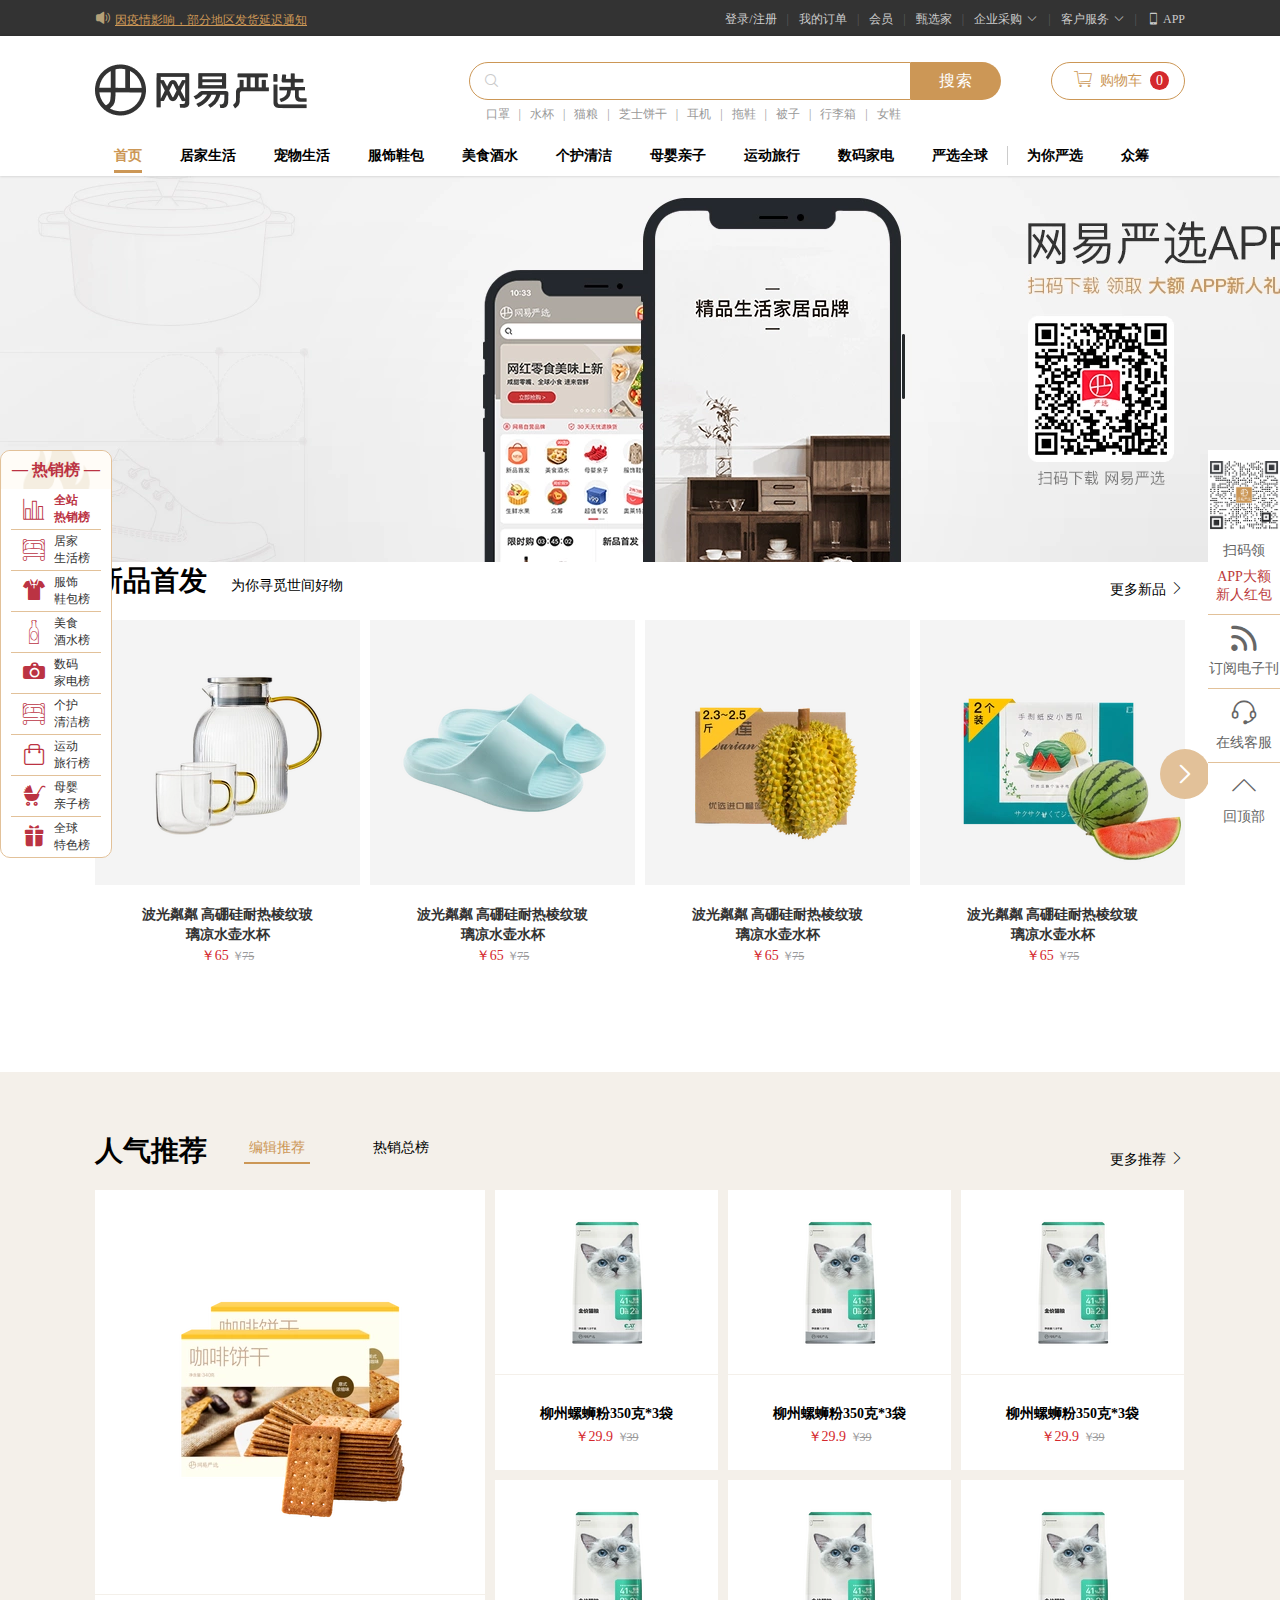
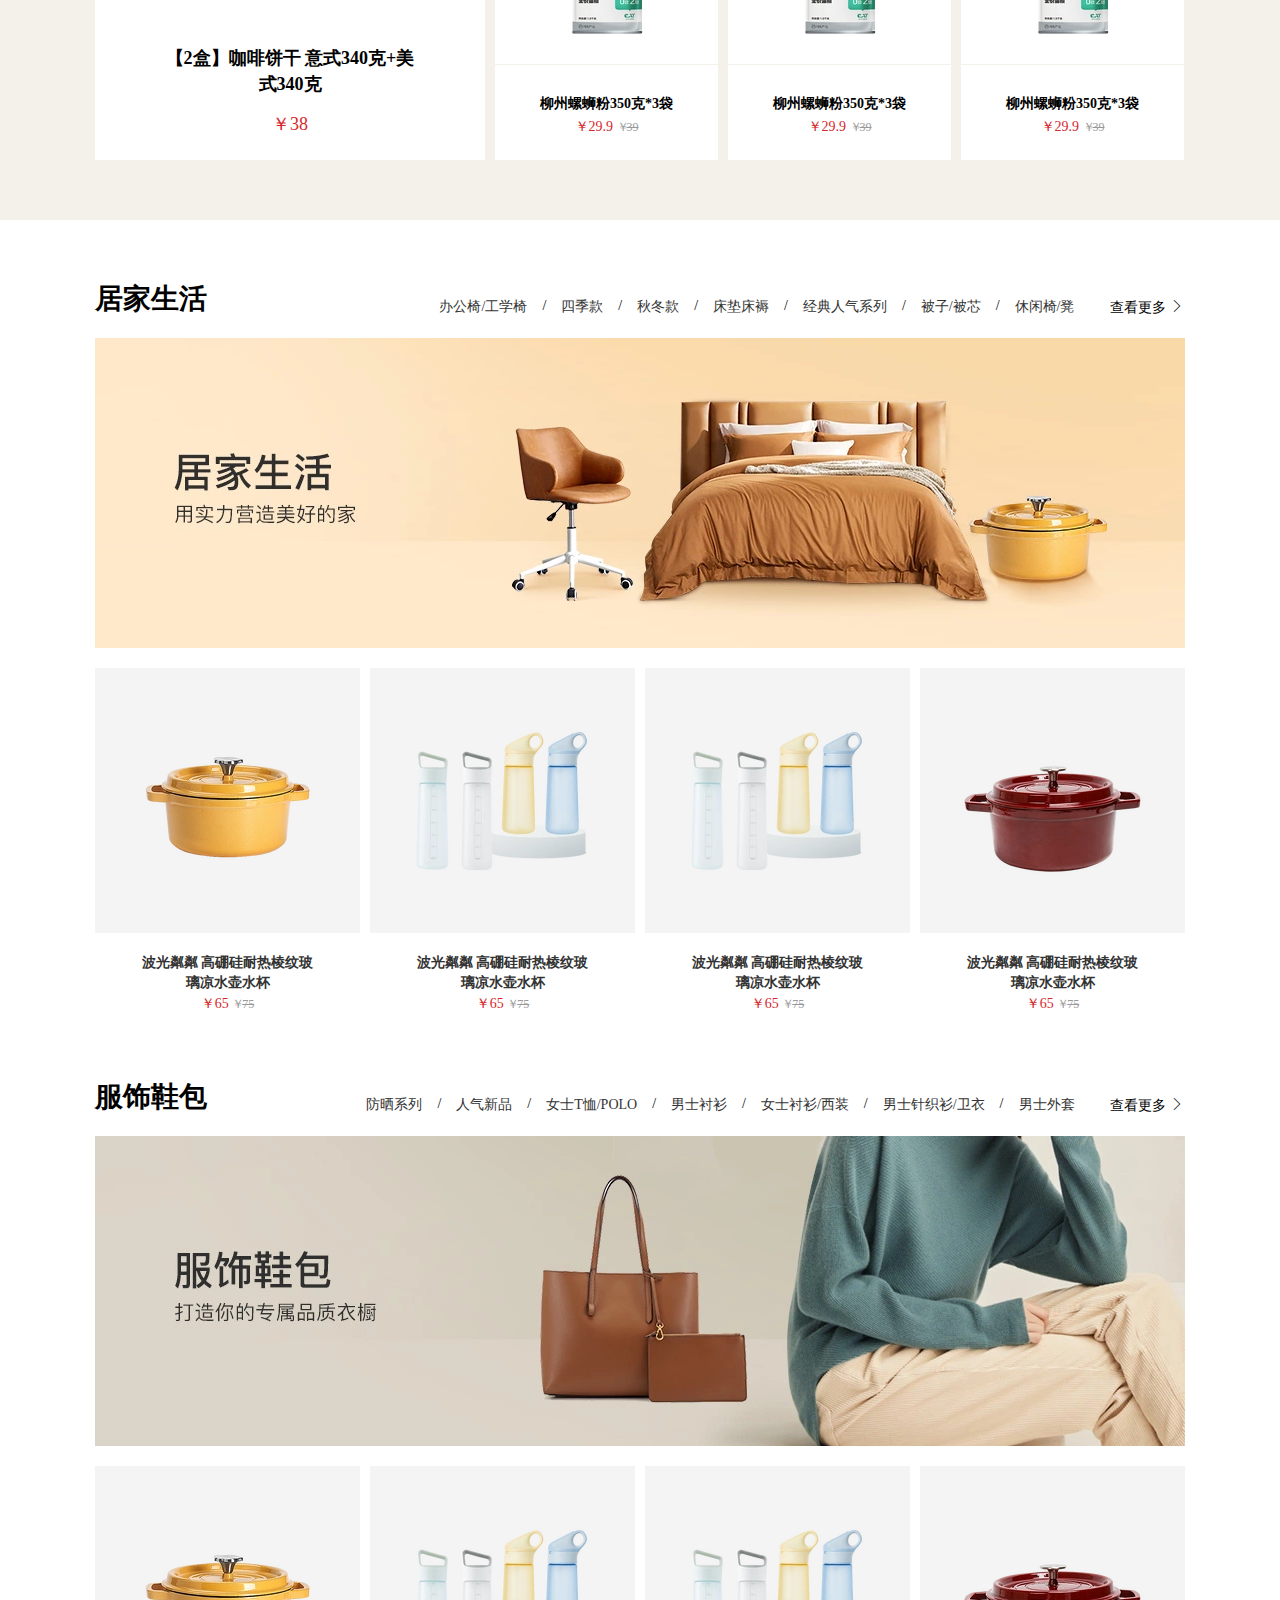
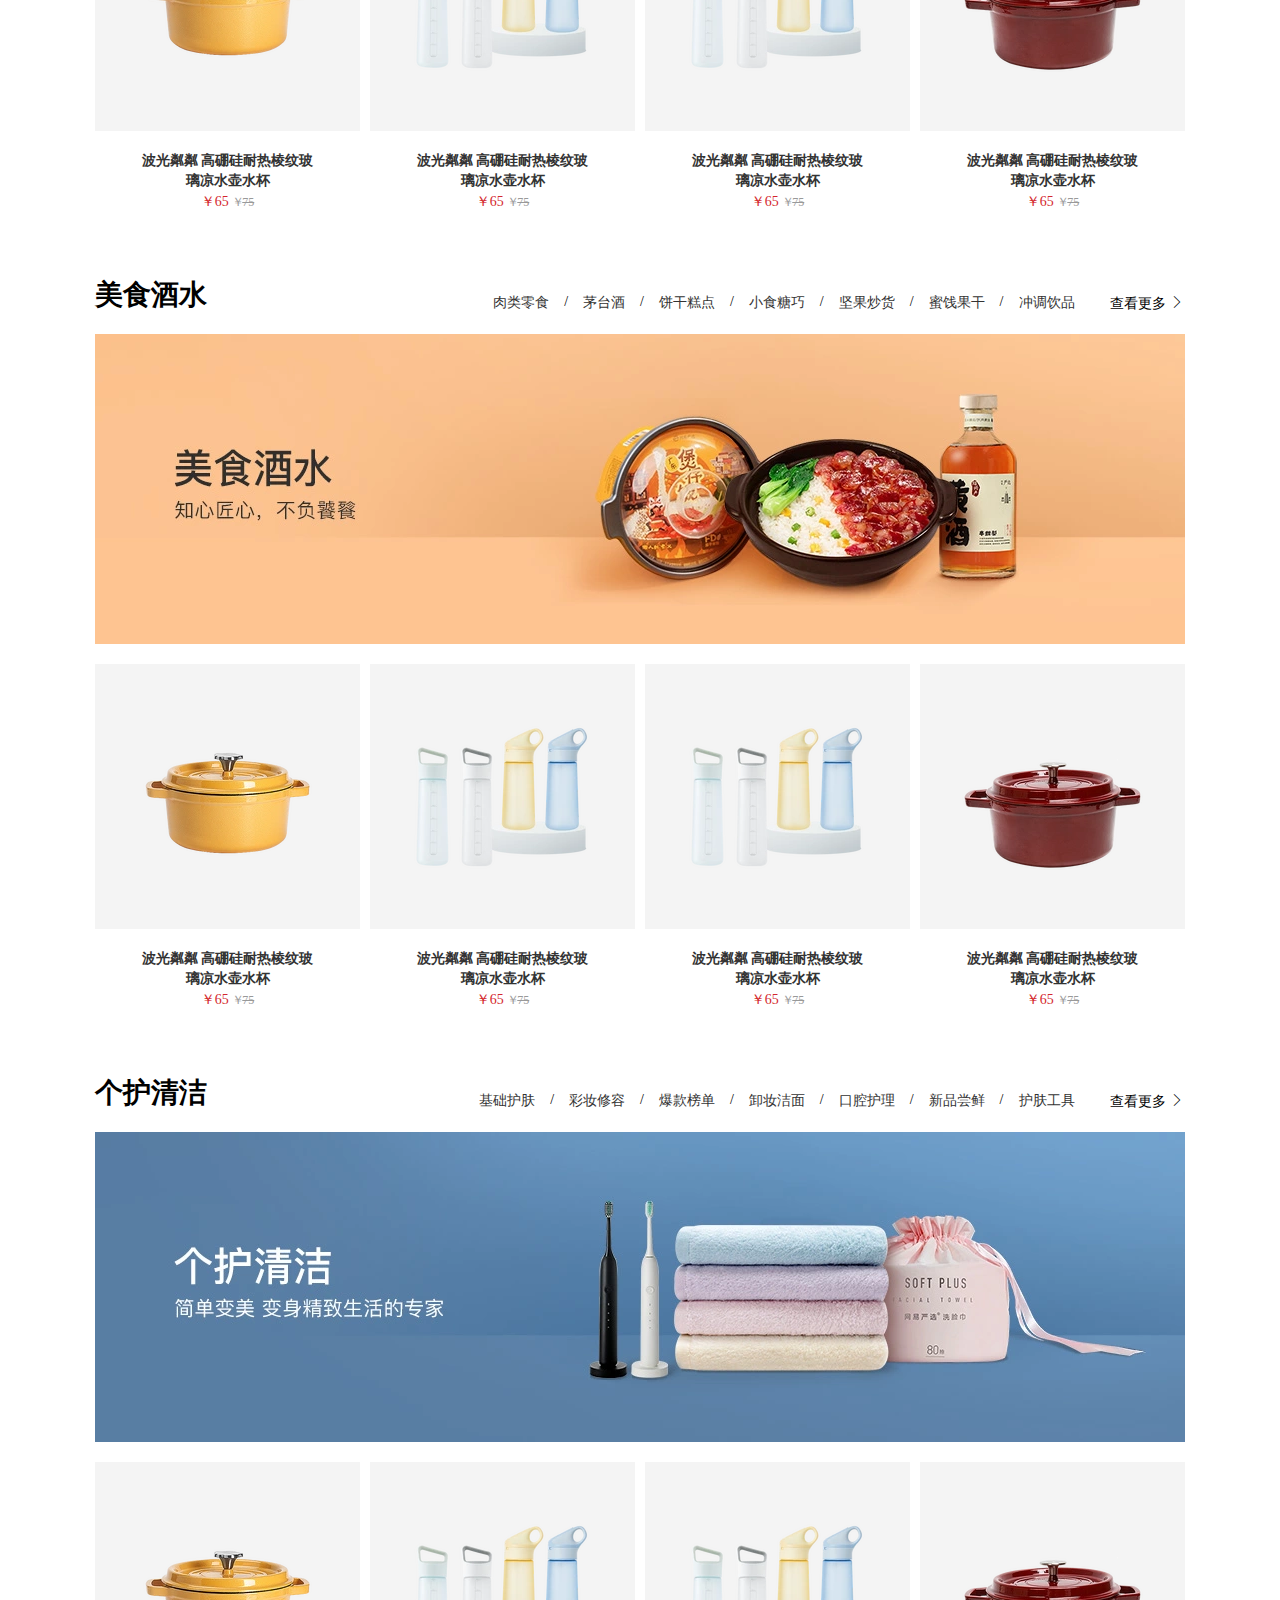
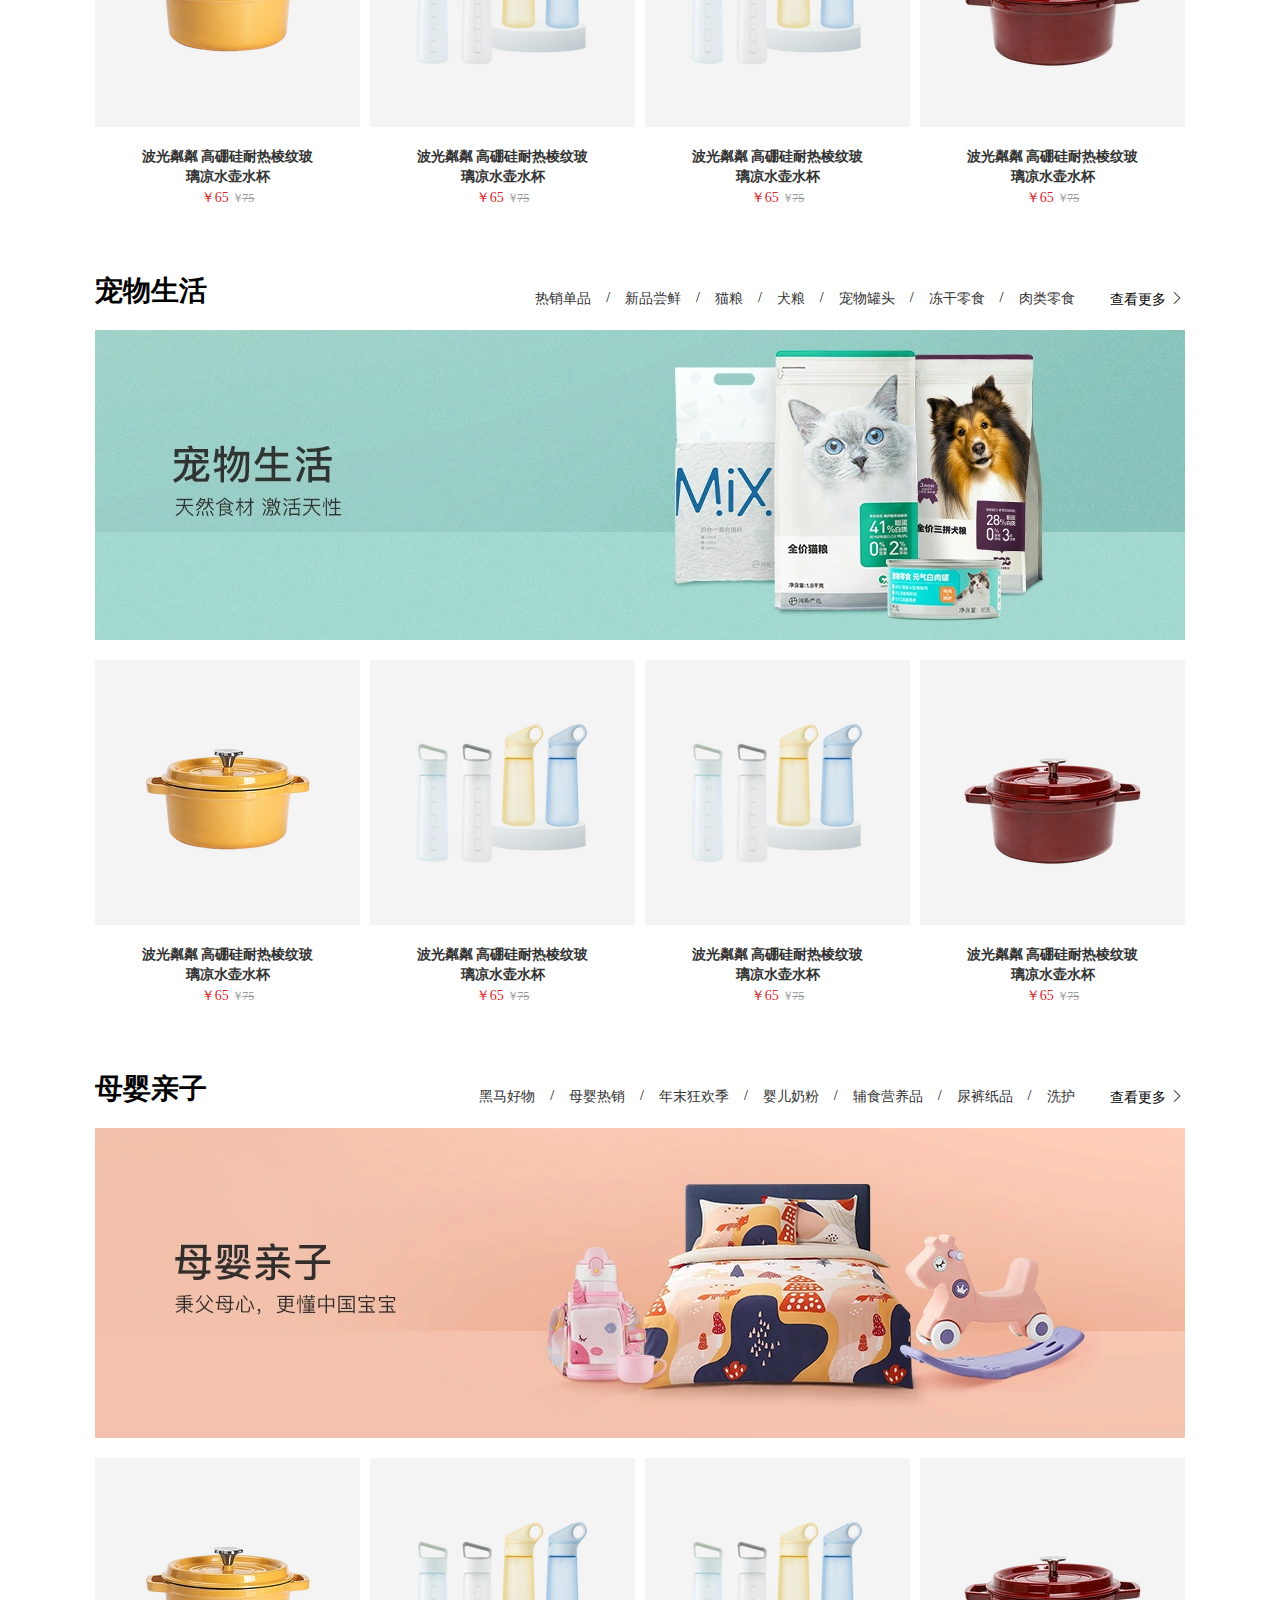
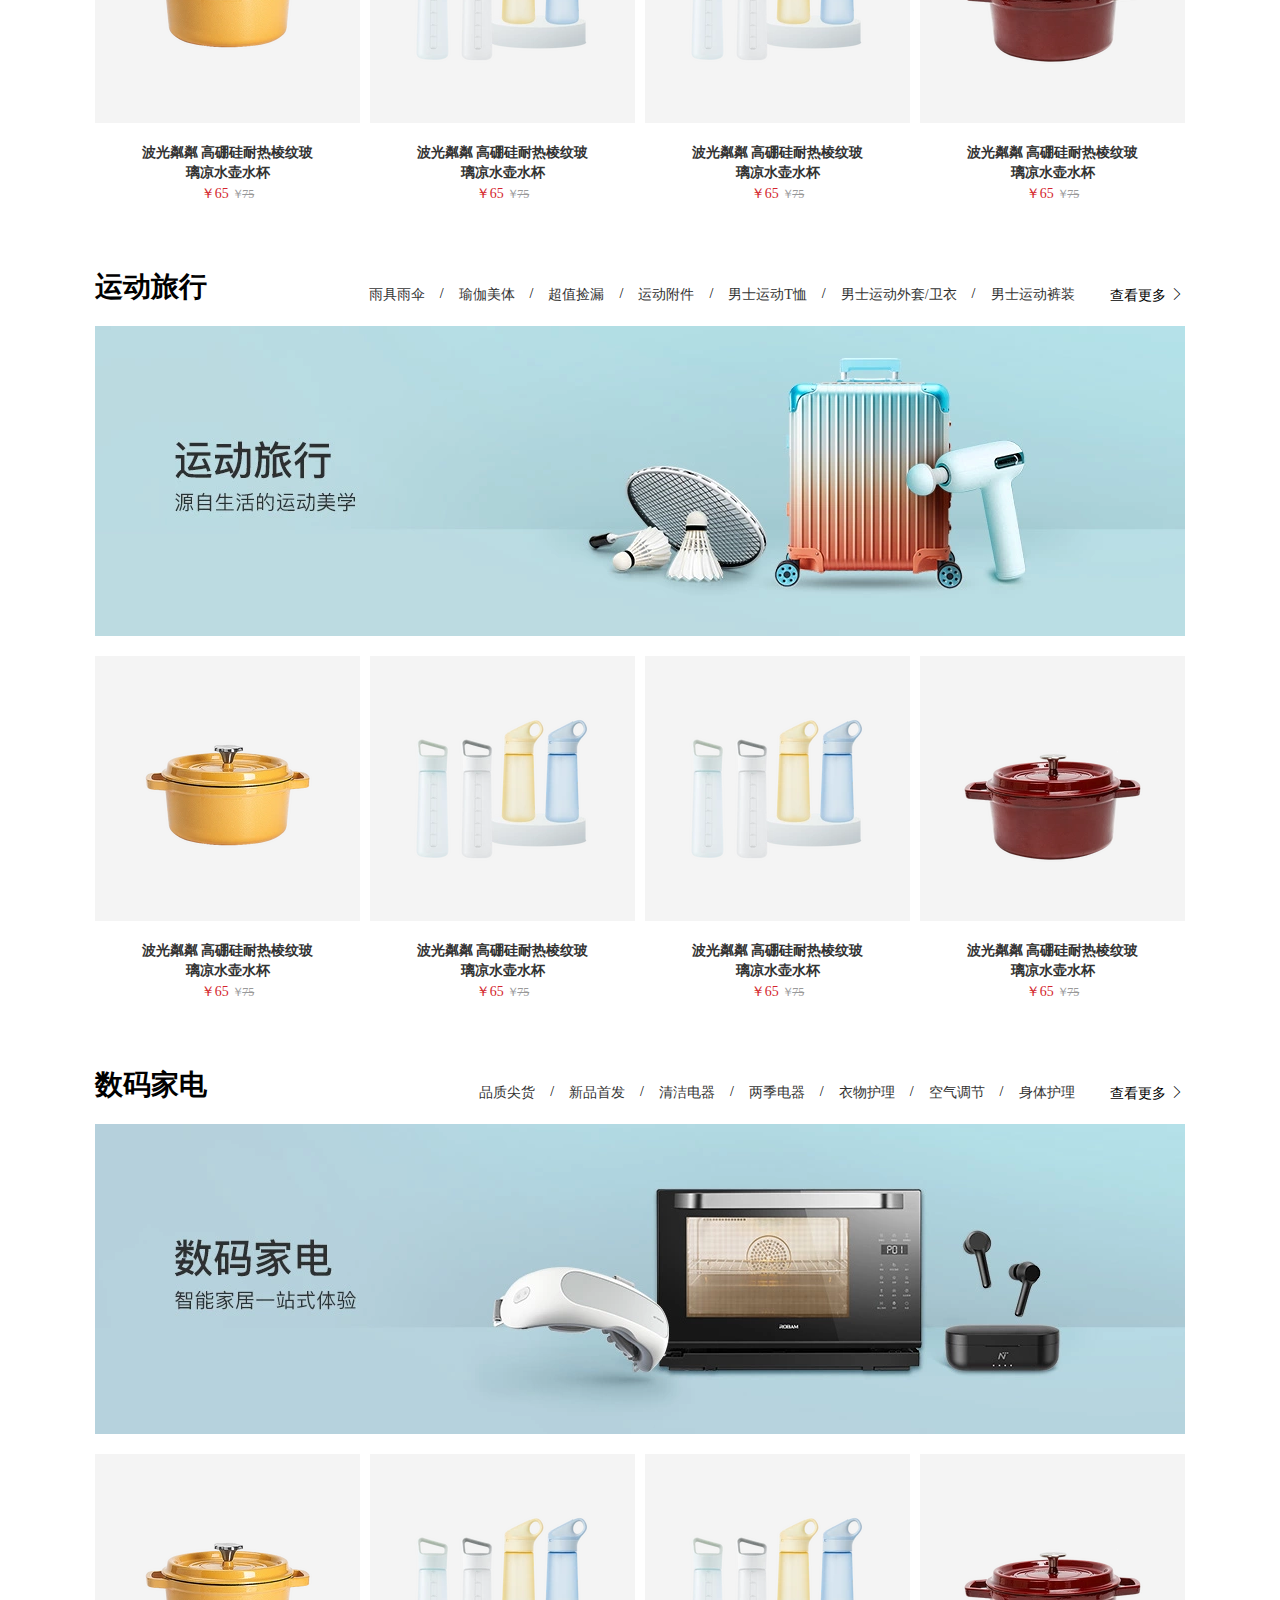
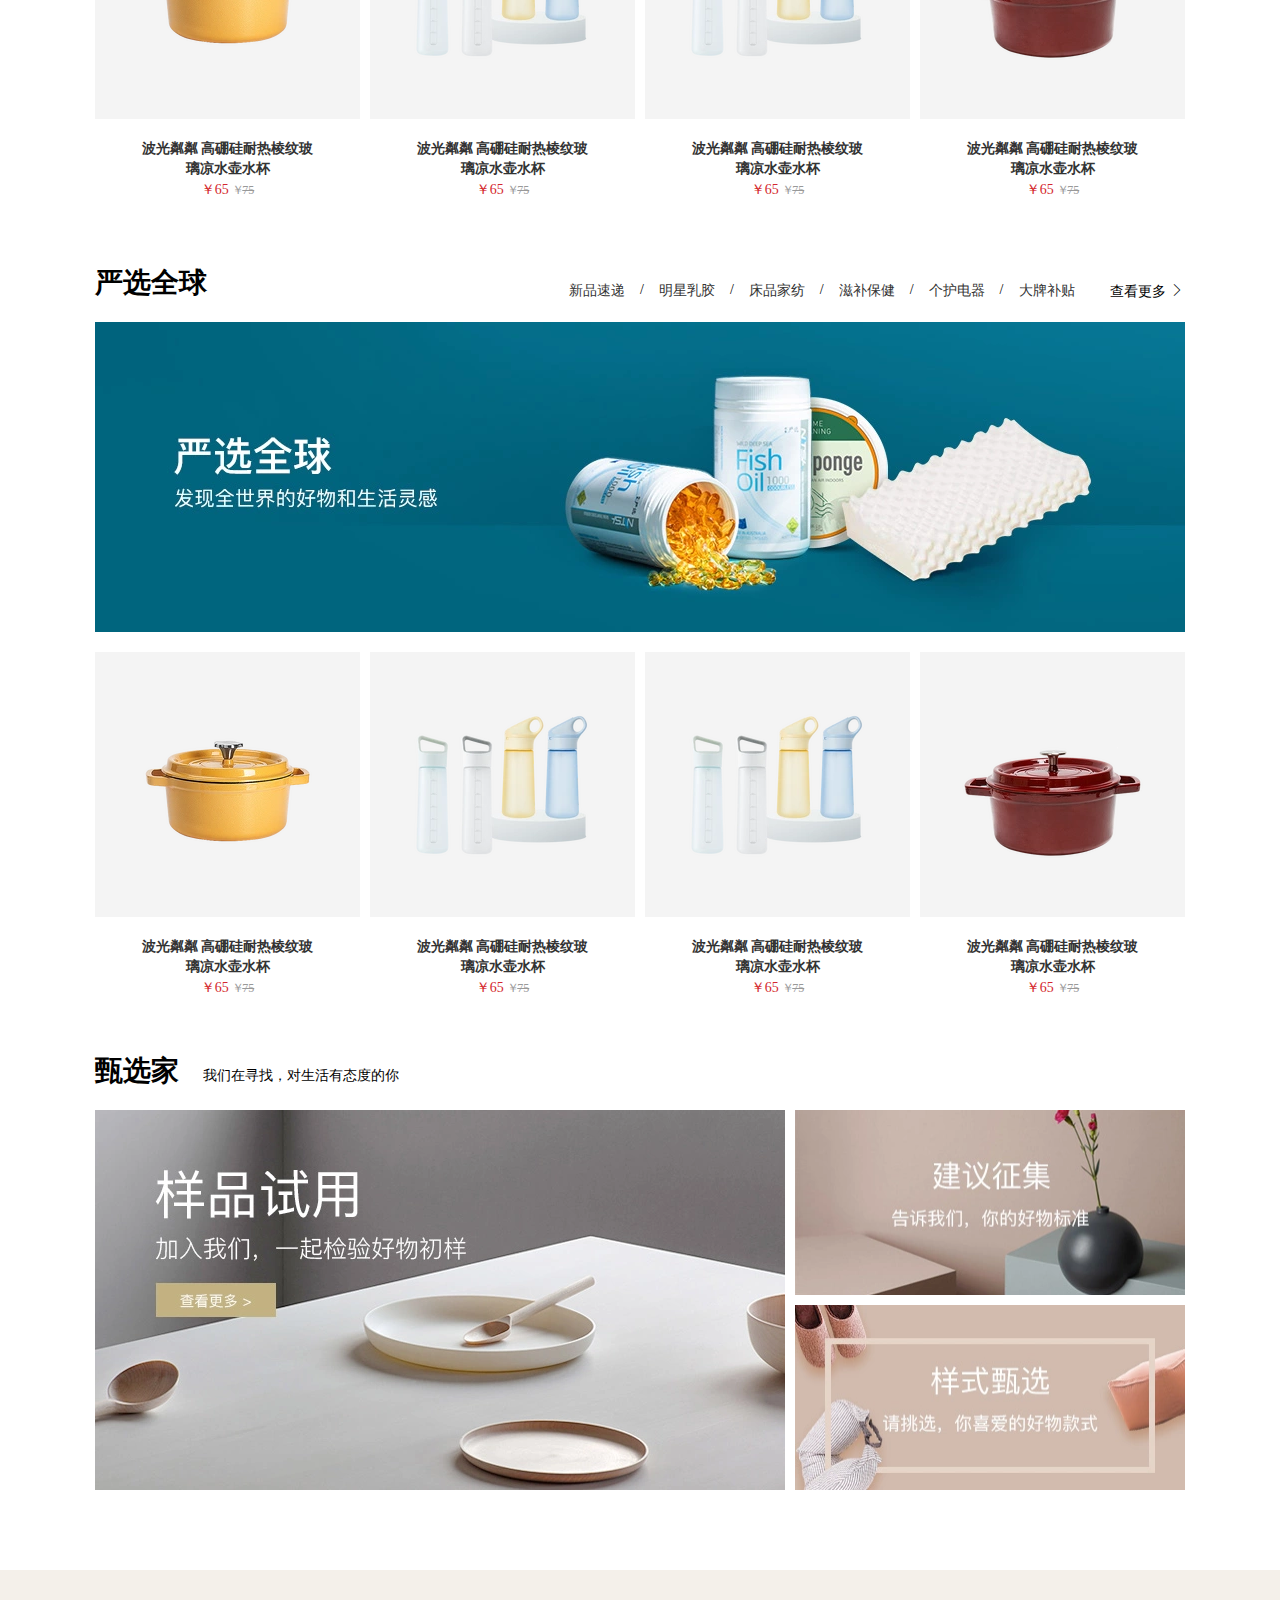
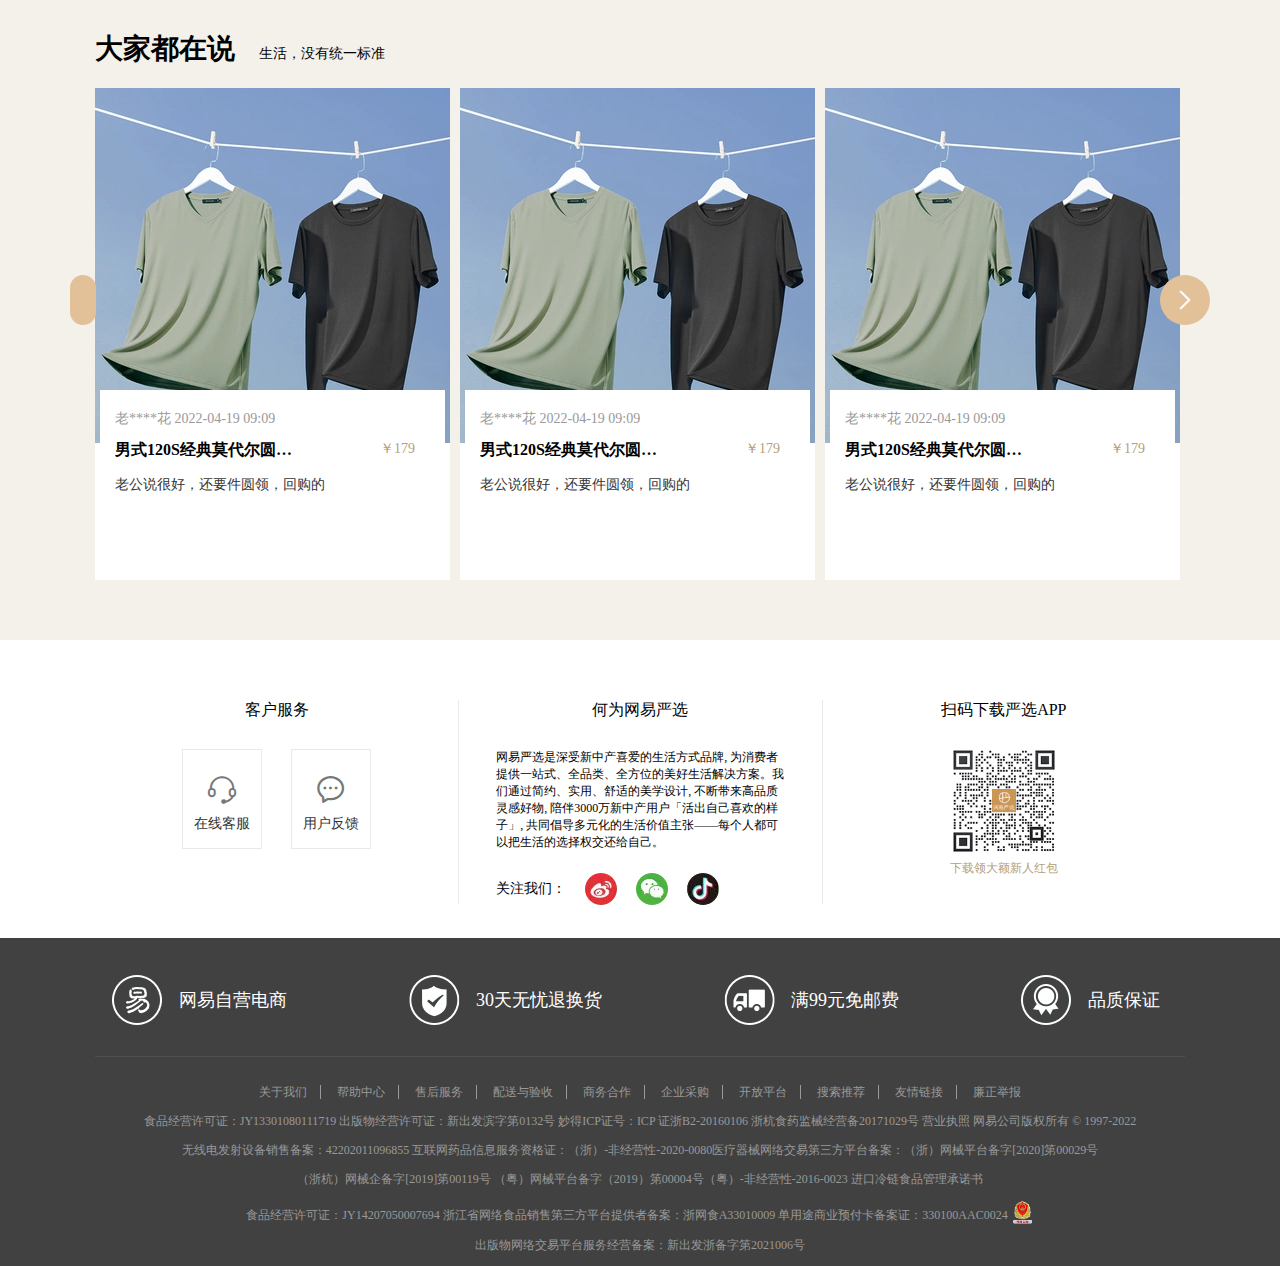
<file: index.html>
<!DOCTYPE html>
<html lang="en">
  <head>
    <meta charset="UTF-8" />
    <meta http-equiv="X-UA-Compatible" content="IE=edge" />
    <meta name="viewport" content="width=device-width, initial-scale=1.0" />
    <link rel="shortcut icon" href="./img/favicon.ico" type="image/x-icon" />
    <title>网易严选</title>
    <link
      rel="stylesheet"
      href="http://at.alicdn.com/t/font_3393924_dnmhu8knt2h.css"
    />
    <link rel="stylesheet" href="./fonts/iconfont.css" />
    <link rel="stylesheet" href="./css/tool.css" />
    <link rel="stylesheet" href="./css/index.css" />
  </head>
  <body>
    <div class="all">
      <div class="side-left">
        <ul>
          <li class="side-left-list1">
            <span>—</span>
            <span>热销榜</span>
            <span>—</span>
          </li>
          <li class="side-left-list2">
            <a href="#">
              <i class="iconfont icon-shuju"></i>
              <p><span>全站</span><br /><span>热销榜</span></p>
            </a>
          </li>
          <li>
            <a href="#">
              <i class="iconfont icon-shenghuoyongpin-"></i>
              <p><span>居家</span><br /><span>生活榜</span></p>
            </a>
          </li>
          <li>
            <a href="#">
              <i class="iconfont icon-Txu"></i>
              <p><span>服饰</span><br /><span>鞋包榜</span></p>
            </a>
          </li>
          <li>
            <a href="#">
              <i class="iconfont icon-pingzi"></i>
              <p><span>美食</span><br /><span>酒水榜</span></p>
            </a>
          </li>
          <li>
            <a href="#">
              <i class="iconfont icon-zhaoxiangji"></i>
              <p><span>数码</span><br /><span>家电榜</span></p>
            </a>
          </li>
          <li>
            <a href="#">
              <i class="iconfont icon-shenghuoyongpin-"></i>
              <p><span>个护</span><br /><span>清洁榜</span></p>
            </a>
          </li>
          <li>
            <a href="#">
              <i class="iconfont icon-xiexiangbao"></i>
              <p><span>运动</span><br /><span>旅行榜</span></p>
            </a>
          </li>
          <li>
            <a href="#">
              <i class="iconfont icon-yingerche"></i>
              <p><span>母婴</span><br /><span>亲子榜</span></p>
            </a>
          </li>
          <li>
            <a href="#">
              <i class="iconfont icon-liwu"></i>
              <p><span>全球</span><br /><span>特色榜</span></p>
            </a>
          </li>
        </ul>
      </div>
      <div class="side-right">
        <ul>
          <li class="side-right-list1">
            <img src="./img/10391.png" alt="">
            <p>扫码领</p>
            <p>APP大额新人红包</p>
          </li>
          <li class="right-block">
            <i class="iconfont icon-wifi1"></i>
            <p>订阅电子刊</p>
            <div class="side-right-none">
              <div class="side-right-container">
                <div class="none-top">
                  严选生活美学
                </div>
                <div class="none-bottom clearfloat">
                  <p>订阅电子刊，第一时间获取严选最新资讯</p>
                  <input type="email" name="" id="email" placeholder="输入您的电子邮件">
                  <span>立即订阅</span>
                  <ul class="clearfloat">
                    <li>
                      <i class="iconfont icon-biaoqian_o"></i>
                      <span>专属优惠</span>
                    </li>
                    <li>
                      <i class="iconfont icon-huangguan"></i>
                      <span>尊享优先购</span>
                    </li>
                    <li>
                      <i class="iconfont icon-gouwudai"></i>
                      <span>好货不错过</span>
                    </li>
                  </ul>
                  <div class="sjx-right side-right-sjx"></div>
                </div>
              </div>
            </div>
          </li>
          <li>
            <i class="iconfont icon-kefu"></i>
            <p>在线客服</p>
          </li>
          <li>
            <i class="iconfont icon-xiangshangjiantou"></i>
            <p>回顶部</p>
          </li>
        </ul>
      </div>
      <div class="header">
        <div class="header-top">
          <div class="container clearfloat">
            <div class="header-notice">
              <i class="iconfont icon-xiaolaba"></i>
              <a href="#">因疫情影响，部分地区发货延迟通知</a>
            </div>
            <div class="header-nav">
              <ul class="clearfloat">
                <li><a href="./login.html">登录/注册</a></li>
                <li><span>|</span></li>
                <li><a href="#">我的订单</a></li>
                <li><span>|</span></li>
                <li><a href="#">会员</a></li>
                <li><span>|</span></li>
                <li><a href="#">甄选家</a></li>
                <li><span>|</span></li>
                <li>
                  <a href="#">企业采购</a>
                  <i class="iconfont icon-xiangxia"></i>
                  <div class="sjx header-nav-sjx"></div>
                  <div class="list-select">
                    <ul>
                      <li><a href="#">企业购</a></li>
                      <li><a href="#">员工福利</a></li>
                      <li><a href="#">礼品卡</a></li>
                      <li><a href="#">联系我们</a></li>
                    </ul>
                  </div>
                </li>
                <li><span>|</span></li>
                <li>
                  <a href="#">客户服务</a>
                  <i class="iconfont icon-xiangxia"></i>
                  <div class="sjx header-nav-sjx"></div>
                  <div class="list-select">
                    <ul>
                      <li><a href="#">在线客户</a></li>
                      <li><a href="#">帮助中心</a></li>
                      <li><a href="#">商务合作</a></li>
                      <li><a href="#">开放平台</a></li>
                    </ul>
                  </div>
                </li>
                <li><span>|</span></li>
                <li>
                  <i class="iconfont icon-tel"></i>
                  <a href="#">APP</a>
                  <div class="header-nav-sjx sjx"></div>
                  <div class="list-select code">
                    <ul>
                      <li><img src="./img/10391.png" alt="" /></li>
                      <li><p>下载领大额新人红包</p></li>
                    </ul>
                  </div>
                </li>
              </ul>
            </div>
          </div>
        </div>
        <div class="header-bottom">
          <div class="container">
            <div class="header-content clearfloat">
              <a href="http://you.163.com/" class="header-logo"></a>
              <div class="header-search">
                <div class="header-search-content">
                  <i class="iconfont icon-sousuo"></i>
                  <input type="text" name="" id="" />
                  <p><a href="#">搜索</a></p>
                </div>
                <ul class="header-search-nav clearfloat">
                  <li><a href="#">口罩</a></li>
                  <li><span>|</span></li>
                  <li><a href="#">水杯</a></li>
                  <li><span>|</span></li>
                  <li><a href="#">猫粮</a></li>
                  <li><span>|</span></li>
                  <li><a href="#">芝士饼干</a></li>
                  <li><span>|</span></li>
                  <li><a href="#">耳机</a></li>
                  <li><span>|</span></li>
                  <li><a href="#">拖鞋</a></li>
                  <li><span>|</span></li>
                  <li><a href="#">被子</a></li>
                  <li><span>|</span></li>
                  <li><a href="#">行李箱</a></li>
                  <li><span>|</span></li>
                  <li><a href="#">女鞋</a></li>
                </ul>
              </div>
              <a href="#" class="header-cart">
                <i class="iconfont icon-gouwuche"></i>
                <span>购物车</span>
                <span class="num">0</span>
              </a>
            </div>
            <ul class="header-list clearfloat">
              <li class="active"><a href="#">首页</a></li>
              <li>
                <a href="#">居家生活</a>
                <div class="header-list-content clearfloat list1-num9">
                  <ul>
                    <li class="title">床上件套</li>
                    <li>
                      <a href="#">
                        <img src="./img/10001.webp" alt="" />
                        <span>四季款</span>
                      </a>
                    </li>
                    <li>
                      <a href="#">
                        <img src="./img/10002.webp" alt="" />
                        <span>秋冬款</span>
                      </a>
                    </li>
                    <li>
                      <a href="#">
                        <img src="./img/10003.webp" alt="" />
                        <span>床笠枕套</span>
                      </a>
                    </li>
                    <li>
                      <a href="#">
                        <img src="./img/10004.webp" alt="" />
                        <span>经典人气系列</span>
                      </a>
                    </li>
                    <li>
                      <a href="#">
                        <img src="./img/10005.webp" alt="" />
                        <span>高支轻奢系列</span>
                      </a>
                    </li>
                    <li>
                      <a href="#">
                        <img src="./img/10006.webp" alt="" />
                        <span>简约设计系列</span>
                      </a>
                    </li>
                  </ul>
                  <ul>
                    <li class="title">被枕褥毯</li>
                    <li>
                      <a href="#">
                        <img src="./img/10007.webp" alt="" />
                        <span>被子/被芯</span>
                      </a>
                    </li>
                    <li>
                      <a href="#">
                        <img src="./img/10008.webp" alt="" />
                        <span>枕头</span>
                      </a>
                    </li>
                    <li>
                      <a href="#">
                        <img src="./img/10009.webp" alt="" />
                        <span>盖毯</span>
                      </a>
                    </li>
                    <li>
                      <a href="#">
                        <img src="./img/10011.webp" alt="" />
                        <span>凉席/蚊帐</span>
                      </a>
                    </li>
                    <li>
                      <a href="#">
                        <img src="./img/10011.webp" alt="" />
                        <span>儿童床品</span>
                      </a>
                    </li>
                  </ul>
                  <ul>
                    <li class="title">收纳日用</li>
                    <li>
                      <a href="#">
                        <img src="./img/10012.webp" alt="" />
                        <span>收纳柜/箱</span>
                      </a>
                    </li>
                    <li>
                      <a href="#">
                        <img src="./img/10013.webp" alt="" />
                        <span>收纳篮/袋</span>
                      </a>
                    </li>
                    <li>
                      <a href="#">
                        <img src="./img/10014.webp" alt="" />
                        <span>衣架/净化除味</span>
                      </a>
                    </li>
                    <li>
                      <a href="#">
                        <img src="./img/10015.webp" alt="" />
                        <span>办公文具</span>
                      </a>
                    </li>
                    <li>
                      <a href="#">
                        <img src="./img/10016.webp" alt="" />
                        <span>花艺/装饰品</span>
                      </a>
                    </li>
                    <li>
                      <a href="#">
                        <img src="./img/10017.webp" alt="" />
                        <span>镜子/挂钟/香薰</span>
                      </a>
                    </li>
                    <li>
                      <a href="#">
                        <img src="./img/10018.webp" alt="" />
                        <span>趣味玩具</span>
                      </a>
                    </li>
                    <li>
                      <a href="#">
                        <img src="./img/10019.webp" alt="" />
                        <span>唱片CD</span>
                      </a>
                    </li>
                  </ul>
                  <ul>
                    <li class="title">居家布艺</li>
                    <li>
                      <a href="#">
                        <img src="./img/10020.webp" alt="" />
                        <span>毛巾/浴巾</span>
                      </a>
                    </li>
                    <li>
                      <a href="#">
                        <img src="./img/10021.webp" alt="" />
                        <span>抱枕/坐垫</span>
                      </a>
                    </li>
                    <li>
                      <a href="#">
                        <img src="./img/10022.webp" alt="" />
                        <span>地垫/地毯</span>
                      </a>
                    </li>
                    <li>
                      <a href="#">
                        <img src="./img/10023.webp" alt="" />
                        <span>其他布艺</span>
                      </a>
                    </li>
                  </ul>
                  <ul>
                    <li class="title">家具家装</li>
                    <li>
                      <a href="#">
                        <img src="./img/10024.webp" alt="" />
                        <span>床/床头柜</span>
                      </a>
                    </li>
                    <li>
                      <a href="#">
                        <img src="./img/10025.webp" alt="" />
                        <span>沙发/沙发床</span>
                      </a>
                    </li>
                    <li>
                      <a href="#">
                        <img src="./img/10026.webp" alt="" />
                        <span>休闲椅/凳</span>
                      </a>
                    </li>
                    <li>
                      <a href="#">
                        <img src="./img/10027.webp" alt="" />
                        <span>茶几/电视柜</span>
                      </a>
                    </li>
                    <li>
                      <a href="#">
                        <img src="./img/10028.webp" alt="" />
                        <span>餐桌椅</span>
                      </a>
                    </li>
                    <li>
                      <a href="#">
                        <img src="./img/10029.webp" alt="" />
                        <span>餐边柜/储物柜</span>
                      </a>
                    </li>
                    <li>
                      <a href="#">
                        <img src="./img/10030.webp" alt="" />
                        <span>鞋架/衣帽架</span>
                      </a>
                    </li>
                    <li>
                      <a href="#">
                        <img src="./img/10031.webp" alt="" />
                        <span>卫浴净水</span>
                      </a>
                    </li>
                  </ul>
                  <ul>
                    <li class="title">收纳日用</li>
                    <li>
                      <a href="#">
                        <img src="./img/10012.webp" alt="" />
                        <span>收纳柜/箱</span>
                      </a>
                    </li>
                    <li>
                      <a href="#">
                        <img src="./img/10013.webp" alt="" />
                        <span>收纳篮/袋</span>
                      </a>
                    </li>
                    <li>
                      <a href="#">
                        <img src="./img/10014.webp" alt="" />
                        <span>衣架/净化除味</span>
                      </a>
                    </li>
                    <li>
                      <a href="#">
                        <img src="./img/10015.webp" alt="" />
                        <span>办公文具</span>
                      </a>
                    </li>
                    <li>
                      <a href="#">
                        <img src="./img/10016.webp" alt="" />
                        <span>花艺/装饰品</span>
                      </a>
                    </li>
                    <li>
                      <a href="#">
                        <img src="./img/10017.webp" alt="" />
                        <span>镜子/挂钟/香薰</span>
                      </a>
                    </li>
                    <li>
                      <a href="#">
                        <img src="./img/10018.webp" alt="" />
                        <span>趣味玩具</span>
                      </a>
                    </li>
                    <li>
                      <a href="#">
                        <img src="./img/10019.webp" alt="" />
                        <span>唱片CD</span>
                      </a>
                    </li>
                  </ul>
                  <ul>
                    <li class="title">居家布艺</li>
                    <li>
                      <a href="#">
                        <img src="./img/10020.webp" alt="" />
                        <span>毛巾/浴巾</span>
                      </a>
                    </li>
                    <li>
                      <a href="#">
                        <img src="./img/10021.webp" alt="" />
                        <span>抱枕/坐垫</span>
                      </a>
                    </li>
                    <li>
                      <a href="#">
                        <img src="./img/10022.webp" alt="" />
                        <span>地垫/地毯</span>
                      </a>
                    </li>
                    <li>
                      <a href="#">
                        <img src="./img/10023.webp" alt="" />
                        <span>其他布艺</span>
                      </a>
                    </li>
                  </ul>
                  <ul>
                    <li class="title">居家布艺</li>
                    <li>
                      <a href="#">
                        <img src="./img/10020.webp" alt="" />
                        <span>毛巾/浴巾</span>
                      </a>
                    </li>
                    <li>
                      <a href="#">
                        <img src="./img/10021.webp" alt="" />
                        <span>抱枕/坐垫</span>
                      </a>
                    </li>
                    <li>
                      <a href="#">
                        <img src="./img/10022.webp" alt="" />
                        <span>地垫/地毯</span>
                      </a>
                    </li>
                    <li>
                      <a href="#">
                        <img src="./img/10023.webp" alt="" />
                        <span>其他布艺</span>
                      </a>
                    </li>
                  </ul>
                  <ul>
                    <li class="title">家具家装</li>
                    <li>
                      <a href="#">
                        <img src="./img/10024.webp" alt="" />
                        <span>床/床头柜</span>
                      </a>
                    </li>
                    <li>
                      <a href="#">
                        <img src="./img/10025.webp" alt="" />
                        <span>沙发/沙发床</span>
                      </a>
                    </li>
                    <li>
                      <a href="#">
                        <img src="./img/10026.webp" alt="" />
                        <span>休闲椅/凳</span>
                      </a>
                    </li>
                    <li>
                      <a href="#">
                        <img src="./img/10027.webp" alt="" />
                        <span>茶几/电视柜</span>
                      </a>
                    </li>
                    <li>
                      <a href="#">
                        <img src="./img/10028.webp" alt="" />
                        <span>餐桌椅</span>
                      </a>
                    </li>
                    <li>
                      <a href="#">
                        <img src="./img/10029.webp" alt="" />
                        <span>餐边柜/储物柜</span>
                      </a>
                    </li>
                    <li>
                      <a href="#">
                        <img src="./img/10030.webp" alt="" />
                        <span>鞋架/衣帽架</span>
                      </a>
                    </li>
                    <li>
                      <a href="#">
                        <img src="./img/10031.webp" alt="" />
                        <span>卫浴净水</span>
                      </a>
                    </li>
                  </ul>
                </div>
              </li>
              <li>
                <a href="#">宠物生活</a>
                <div class="header-list-content clearfloat list2-num7">
                  <ul>
                    <li class="title">床上件套</li>
                    <li>
                      <a href="#">
                        <img src="./img/10001.webp" alt="" />
                        <span>四季款</span>
                      </a>
                    </li>
                    <li>
                      <a href="#">
                        <img src="./img/10002.webp" alt="" />
                        <span>秋冬款</span>
                      </a>
                    </li>
                    <li>
                      <a href="#">
                        <img src="./img/10003.webp" alt="" />
                        <span>床笠枕套</span>
                      </a>
                    </li>
                    <li>
                      <a href="#">
                        <img src="./img/10004.webp" alt="" />
                        <span>经典人气系列</span>
                      </a>
                    </li>
                    <li>
                      <a href="#">
                        <img src="./img/10005.webp" alt="" />
                        <span>高支轻奢系列</span>
                      </a>
                    </li>
                    <li>
                      <a href="#">
                        <img src="./img/10006.webp" alt="" />
                        <span>简约设计系列</span>
                      </a>
                    </li>
                  </ul>
                  <ul>
                    <li class="title">被枕褥毯</li>
                    <li>
                      <a href="#">
                        <img src="./img/10007.webp" alt="" />
                        <span>被子/被芯</span>
                      </a>
                    </li>
                    <li>
                      <a href="#">
                        <img src="./img/10008.webp" alt="" />
                        <span>枕头</span>
                      </a>
                    </li>
                    <li>
                      <a href="#">
                        <img src="./img/10009.webp" alt="" />
                        <span>盖毯</span>
                      </a>
                    </li>
                    <li>
                      <a href="#">
                        <img src="./img/10011.webp" alt="" />
                        <span>凉席/蚊帐</span>
                      </a>
                    </li>
                    <li>
                      <a href="#">
                        <img src="./img/10011.webp" alt="" />
                        <span>儿童床品</span>
                      </a>
                    </li>
                  </ul>
                  <ul>
                    <li class="title">收纳日用</li>
                    <li>
                      <a href="#">
                        <img src="./img/10012.webp" alt="" />
                        <span>收纳柜/箱</span>
                      </a>
                    </li>
                    <li>
                      <a href="#">
                        <img src="./img/10013.webp" alt="" />
                        <span>收纳篮/袋</span>
                      </a>
                    </li>
                    <li>
                      <a href="#">
                        <img src="./img/10014.webp" alt="" />
                        <span>衣架/净化除味</span>
                      </a>
                    </li>
                    <li>
                      <a href="#">
                        <img src="./img/10015.webp" alt="" />
                        <span>办公文具</span>
                      </a>
                    </li>
                    <li>
                      <a href="#">
                        <img src="./img/10016.webp" alt="" />
                        <span>花艺/装饰品</span>
                      </a>
                    </li>
                    <li>
                      <a href="#">
                        <img src="./img/10017.webp" alt="" />
                        <span>镜子/挂钟/香薰</span>
                      </a>
                    </li>
                    <li>
                      <a href="#">
                        <img src="./img/10018.webp" alt="" />
                        <span>趣味玩具</span>
                      </a>
                    </li>
                    <li>
                      <a href="#">
                        <img src="./img/10019.webp" alt="" />
                        <span>唱片CD</span>
                      </a>
                    </li>
                  </ul>
                  <ul>
                    <li class="title">居家布艺</li>
                    <li>
                      <a href="#">
                        <img src="./img/10020.webp" alt="" />
                        <span>毛巾/浴巾</span>
                      </a>
                    </li>
                    <li>
                      <a href="#">
                        <img src="./img/10021.webp" alt="" />
                        <span>抱枕/坐垫</span>
                      </a>
                    </li>
                    <li>
                      <a href="#">
                        <img src="./img/10022.webp" alt="" />
                        <span>地垫/地毯</span>
                      </a>
                    </li>
                    <li>
                      <a href="#">
                        <img src="./img/10023.webp" alt="" />
                        <span>其他布艺</span>
                      </a>
                    </li>
                  </ul>
                  <ul>
                    <li class="title">家具家装</li>
                    <li>
                      <a href="#">
                        <img src="./img/10024.webp" alt="" />
                        <span>床/床头柜</span>
                      </a>
                    </li>
                    <li>
                      <a href="#">
                        <img src="./img/10025.webp" alt="" />
                        <span>沙发/沙发床</span>
                      </a>
                    </li>
                    <li>
                      <a href="#">
                        <img src="./img/10026.webp" alt="" />
                        <span>休闲椅/凳</span>
                      </a>
                    </li>
                    <li>
                      <a href="#">
                        <img src="./img/10027.webp" alt="" />
                        <span>茶几/电视柜</span>
                      </a>
                    </li>
                    <li>
                      <a href="#">
                        <img src="./img/10028.webp" alt="" />
                        <span>餐桌椅</span>
                      </a>
                    </li>
                    <li>
                      <a href="#">
                        <img src="./img/10029.webp" alt="" />
                        <span>餐边柜/储物柜</span>
                      </a>
                    </li>
                    <li>
                      <a href="#">
                        <img src="./img/10030.webp" alt="" />
                        <span>鞋架/衣帽架</span>
                      </a>
                    </li>
                    <li>
                      <a href="#">
                        <img src="./img/10031.webp" alt="" />
                        <span>卫浴净水</span>
                      </a>
                    </li>
                  </ul>
                  <ul>
                    <li class="title">收纳日用</li>
                    <li>
                      <a href="#">
                        <img src="./img/10012.webp" alt="" />
                        <span>收纳柜/箱</span>
                      </a>
                    </li>
                    <li>
                      <a href="#">
                        <img src="./img/10013.webp" alt="" />
                        <span>收纳篮/袋</span>
                      </a>
                    </li>
                    <li>
                      <a href="#">
                        <img src="./img/10014.webp" alt="" />
                        <span>衣架/净化除味</span>
                      </a>
                    </li>
                    <li>
                      <a href="#">
                        <img src="./img/10015.webp" alt="" />
                        <span>办公文具</span>
                      </a>
                    </li>
                    <li>
                      <a href="#">
                        <img src="./img/10016.webp" alt="" />
                        <span>花艺/装饰品</span>
                      </a>
                    </li>
                    <li>
                      <a href="#">
                        <img src="./img/10017.webp" alt="" />
                        <span>镜子/挂钟/香薰</span>
                      </a>
                    </li>
                    <li>
                      <a href="#">
                        <img src="./img/10018.webp" alt="" />
                        <span>趣味玩具</span>
                      </a>
                    </li>
                    <li>
                      <a href="#">
                        <img src="./img/10019.webp" alt="" />
                        <span>唱片CD</span>
                      </a>
                    </li>
                  </ul>
                  <ul>
                    <li class="title">居家布艺</li>
                    <li>
                      <a href="#">
                        <img src="./img/10020.webp" alt="" />
                        <span>毛巾/浴巾</span>
                      </a>
                    </li>
                    <li>
                      <a href="#">
                        <img src="./img/10021.webp" alt="" />
                        <span>抱枕/坐垫</span>
                      </a>
                    </li>
                    <li>
                      <a href="#">
                        <img src="./img/10022.webp" alt="" />
                        <span>地垫/地毯</span>
                      </a>
                    </li>
                    <li>
                      <a href="#">
                        <img src="./img/10023.webp" alt="" />
                        <span>其他布艺</span>
                      </a>
                    </li>
                  </ul>
                </div>
              </li>
              <li>
                <a href="#">服饰鞋包</a>
                <div class="header-list-content clearfloat list3-num3">
                  <ul>
                    <li class="title">床上件套</li>
                    <li>
                      <a href="#">
                        <img src="./img/10001.webp" alt="" />
                        <span>四季款</span>
                      </a>
                    </li>
                    <li>
                      <a href="#">
                        <img src="./img/10002.webp" alt="" />
                        <span>秋冬款</span>
                      </a>
                    </li>
                    <li>
                      <a href="#">
                        <img src="./img/10003.webp" alt="" />
                        <span>床笠枕套</span>
                      </a>
                    </li>
                    <li>
                      <a href="#">
                        <img src="./img/10004.webp" alt="" />
                        <span>经典人气系列</span>
                      </a>
                    </li>
                    <li>
                      <a href="#">
                        <img src="./img/10005.webp" alt="" />
                        <span>高支轻奢系列</span>
                      </a>
                    </li>
                    <li>
                      <a href="#">
                        <img src="./img/10006.webp" alt="" />
                        <span>简约设计系列</span>
                      </a>
                    </li>
                  </ul>
                  <ul>
                    <li class="title">被枕褥毯</li>
                    <li>
                      <a href="#">
                        <img src="./img/10007.webp" alt="" />
                        <span>被子/被芯</span>
                      </a>
                    </li>
                    <li>
                      <a href="#">
                        <img src="./img/10008.webp" alt="" />
                        <span>枕头</span>
                      </a>
                    </li>
                    <li>
                      <a href="#">
                        <img src="./img/10009.webp" alt="" />
                        <span>盖毯</span>
                      </a>
                    </li>
                    <li>
                      <a href="#">
                        <img src="./img/10011.webp" alt="" />
                        <span>凉席/蚊帐</span>
                      </a>
                    </li>
                    <li>
                      <a href="#">
                        <img src="./img/10011.webp" alt="" />
                        <span>儿童床品</span>
                      </a>
                    </li>
                  </ul>
                  <ul>
                    <li class="title">收纳日用</li>
                    <li>
                      <a href="#">
                        <img src="./img/10012.webp" alt="" />
                        <span>收纳柜/箱</span>
                      </a>
                    </li>
                    <li>
                      <a href="#">
                        <img src="./img/10013.webp" alt="" />
                        <span>收纳篮/袋</span>
                      </a>
                    </li>
                    <li>
                      <a href="#">
                        <img src="./img/10014.webp" alt="" />
                        <span>衣架/净化除味</span>
                      </a>
                    </li>
                    <li>
                      <a href="#">
                        <img src="./img/10015.webp" alt="" />
                        <span>办公文具</span>
                      </a>
                    </li>
                    <li>
                      <a href="#">
                        <img src="./img/10016.webp" alt="" />
                        <span>花艺/装饰品</span>
                      </a>
                    </li>
                    <li>
                      <a href="#">
                        <img src="./img/10017.webp" alt="" />
                        <span>镜子/挂钟/香薰</span>
                      </a>
                    </li>
                    <li>
                      <a href="#">
                        <img src="./img/10018.webp" alt="" />
                        <span>趣味玩具</span>
                      </a>
                    </li>
                    <li>
                      <a href="#">
                        <img src="./img/10019.webp" alt="" />
                        <span>唱片CD</span>
                      </a>
                    </li>
                  </ul>
                </div>
              </li>
              <li><a href="#">美食酒水</a></li>
              <li><a href="#">个护清洁</a></li>
              <li><a href="#">母婴亲子</a></li>
              <li><a href="#">运动旅行</a></li>
              <li><a href="#">数码家电</a></li>
              <li class="border-right"><a href="./goods_list.html">严选全球</a></li>
              <li><a href="#">为你严选</a></li>
              <li><a href="#">众筹</a></li>
            </ul>
          </div>
        </div>
      </div>
      <div class="banner">
        <div class="container">
          <img src="./img/10275.webp" alt="" />
        </div>
      </div>
      <div class="main1 container">
        <div class="main1-title clearfloat">
          <div class="main1-title-left">
            <span>新品首发</span>
            <span>为你寻觅世间好物</span>
          </div>
          <div class="main1-title-right">
            <span>更多新品</span>
            <i class="iconfont icon-arrow-right"></i>
          </div>
        </div>
        <ul class="goods-swiper clearfloat">
          <li>
            <a href="#">
              <div class="goods-photo">
                <img class="block" src="./img/10276.webp" alt="" />
                <img class="none" src="./img/10277.webp" alt="" />
              </div>
              <p class="goods-info">波光粼粼 高硼硅耐热棱纹玻璃凉水壶水杯</p>
              <div class="price">
                <span>￥65</span>
                <span>￥<del>75</del></span>
              </div>
            </a>
          </li>
          <li>
            <a href="#">
              <div class="goods-photo">
                <img class="block" src="./img/10278.webp" alt="" />
                <img class="none" src="./img/10279.webp" alt="" />
              </div>
              <p class="goods-info">波光粼粼 高硼硅耐热棱纹玻璃凉水壶水杯</p>
              <div class="price">
                <span>￥65</span>
                <span>￥<del>75</del></span>
              </div>
            </a>
          </li>
          <li>
            <a href="#">
              <div class="goods-photo">
                <img class="block" src="./img/10280.webp" alt="" />
                <img class="none" src="./img/10281.webp" alt="" />
              </div>
              <p class="goods-info">波光粼粼 高硼硅耐热棱纹玻璃凉水壶水杯</p>
              <div class="price">
                <span>￥65</span>
                <span>￥<del>75</del></span>
              </div>
            </a>
          </li>
          <li>
            <a href="#">
              <div class="goods-photo">
                <img class="block" src="./img/10282.webp" alt="" />
                <img class="none" src="./img/10283.webp" alt="" />
              </div>
              <p class="goods-info">波光粼粼 高硼硅耐热棱纹玻璃凉水壶水杯</p>
              <div class="price">
                <span>￥65</span>
                <span>￥<del>75</del></span>
              </div>
            </a>
          </li>
        </ul>
        <div class="button">
          <div class="prev"><i class="iconfont icon-xiangzuo_o"></i></div>
          <div class="next"><i class="iconfont icon-arrow-right"></i></div>
        </div>
      </div>
      <div class="main2">
        <div class="container">
          <div class="main1-title clearfloat">
            <div class="main1-title-left">
              <span>人气推荐</span>
              <div class="main2-title-list">
                <span class="main2-title-list-on">编辑推荐</span>
                <span>热销总榜</span>
              </div>
            </div>
            <div class="main1-title-right">
              <span>更多推荐</span>
              <i class="iconfont icon-arrow-right"></i>
            </div>
          </div>
          <div class="main2-content clearfloat">
            <div class="main2-left">
              <div class="main2-left-photo">
                <img src="./img/10284.webp" alt="" />
              </div>
              <div class="main2-left-info">
                <p>【2盒】咖啡饼干 意式340克+美式340克</p>
                <div class="price">
                  <span>￥38</span>
                  <span></span>
                </div>
              </div>
            </div>
            <ul class="main2-right clearfloat">
              <li>
                <div class="main2-right-photo">
                  <img src="./img/10285.webp" alt="" />
                </div>
                <div class="main2-right-info">
                  <p>柳州螺蛳粉350克*3袋</p>
                  <div class="price">
                    <span>￥29.9</span>
                    <span>￥<del>39</del></span>
                  </div>
                </div>
              </li>
              <li>
                <div class="main2-right-photo">
                  <img src="./img/10285.webp" alt="" />
                </div>
                <div class="main2-right-info">
                  <p>柳州螺蛳粉350克*3袋</p>
                  <div class="price">
                    <span>￥29.9</span>
                    <span>￥<del>39</del></span>
                  </div>
                </div>
              </li>
              <li>
                <div class="main2-right-photo">
                  <img src="./img/10285.webp" alt="" />
                </div>
                <div class="main2-right-info">
                  <p>柳州螺蛳粉350克*3袋</p>
                  <div class="price">
                    <span>￥29.9</span>
                    <span>￥<del>39</del></span>
                  </div>
                </div>
              </li>
              <li class="down">
                <div class="main2-right-photo">
                  <img src="./img/10285.webp" alt="" />
                </div>
                <div class="main2-right-info">
                  <p>柳州螺蛳粉350克*3袋</p>
                  <div class="price">
                    <span>￥29.9</span>
                    <span>￥<del>39</del></span>
                  </div>
                </div>
              </li>
              <li class="down">
                <div class="main2-right-photo">
                  <img src="./img/10285.webp" alt="" />
                </div>
                <div class="main2-right-info">
                  <p>柳州螺蛳粉350克*3袋</p>
                  <div class="price">
                    <span>￥29.9</span>
                    <span>￥<del>39</del></span>
                  </div>
                </div>
              </li>
              <li class="down">
                <div class="main2-right-photo">
                  <img src="./img/10285.webp" alt="" />
                </div>
                <div class="main2-right-info">
                  <p>柳州螺蛳粉350克*3袋</p>
                  <div class="price">
                    <span>￥29.9</span>
                    <span>￥<del>39</del></span>
                  </div>
                </div>
              </li>
            </ul>
          </div>
        </div>
      </div>
      <div class="main3 container">
        <div class="main1-title clearfloat">
          <div class="main1-title-left">
            <span>居家生活</span>
          </div>
          <div class="main1-title-right">
            <span>查看更多</span>
            <i class="iconfont icon-arrow-right"></i>
          </div>
          <div class="main3-title-list">
            <ul>
              <li><a href="#">办公椅/工学椅</a></li>
              <li>/</li>
              <li><a href="#">四季款</a></li>
              <li>/</li>
              <li><a href="#">秋冬款</a></li>
              <li>/</li>
              <li><a href="#">床垫床褥</a></li>
              <li>/</li>
              <li><a href="#">经典人气系列</a></li>
              <li>/</li>
              <li><a href="#">被子/被芯</a></li>
              <li>/</li>
              <li><a href="#">休闲椅/凳</a></li>
            </ul>
          </div>
        </div>
        <div class="main3-banner">
          <img src="./img/10290.webp" alt="" />
        </div>
        <ul class="goods-swiper clearfloat main3-bottom">
          <li>
            <a href="#">
              <div class="goods-photo">
                <img class="block" src="./img/10291.webp" alt="" />
                <img class="none" src="./img/10292.webp" alt="" />
              </div>
              <p class="goods-info">波光粼粼 高硼硅耐热棱纹玻璃凉水壶水杯</p>
              <div class="price">
                <span>￥65</span>
                <span>￥<del>75</del></span>
              </div>
            </a>
          </li>
          <li>
            <a href="#">
              <div class="goods-photo">
                <img class="block" src="./img/10293.webp" alt="" />
                <img class="none" src="./img/10294.webp" alt="" />
              </div>
              <p class="goods-info">波光粼粼 高硼硅耐热棱纹玻璃凉水壶水杯</p>
              <div class="price">
                <span>￥65</span>
                <span>￥<del>75</del></span>
              </div>
            </a>
          </li>
          <li>
            <a href="#">
              <div class="goods-photo">
                <img class="block" src="./img/10293.webp" alt="" />
                <img class="none" src="./img/10296.webp" alt="" />
              </div>
              <p class="goods-info">波光粼粼 高硼硅耐热棱纹玻璃凉水壶水杯</p>
              <div class="price">
                <span>￥65</span>
                <span>￥<del>75</del></span>
              </div>
            </a>
          </li>
          <li>
            <a href="#">
              <div class="goods-photo">
                <img class="block" src="./img/10297.webp" alt="" />
                <img class="none" src="./img/10298.webp" alt="" />
              </div>
              <p class="goods-info">波光粼粼 高硼硅耐热棱纹玻璃凉水壶水杯</p>
              <div class="price">
                <span>￥65</span>
                <span>￥<del>75</del></span>
              </div>
            </a>
          </li>
        </ul>
      </div>
      <div class="main4 main3 container">
        <div class="main1-title clearfloat">
          <div class="main1-title-left">
            <span>服饰鞋包</span>
          </div>
          <div class="main1-title-right">
            <span>查看更多</span>
            <i class="iconfont icon-arrow-right"></i>
          </div>
          <div class="main3-title-list">
            <ul>
              <li><a href="#">防晒系列</a></li>
              <li>/</li>
              <li><a href="#">人气新品</a></li>
              <li>/</li>
              <li><a href="#">女士T恤/POLO</a></li>
              <li>/</li>
              <li><a href="#">男士衬衫</a></li>
              <li>/</li>
              <li><a href="#">女士衬衫/西装</a></li>
              <li>/</li>
              <li><a href="#">男士针织衫/卫衣</a></li>
              <li>/</li>
              <li><a href="#">男士外套</a></li>
            </ul>
          </div>
        </div>
        <div class="main3-banner">
          <img src="./img/10299.webp" alt="" />
        </div>
        <ul class="goods-swiper clearfloat main3-bottom">
          <li>
            <a href="#">
              <div class="goods-photo">
                <img class="block" src="./img/10291.webp" alt="" />
                <img class="none" src="./img/10292.webp" alt="" />
              </div>
              <p class="goods-info">波光粼粼 高硼硅耐热棱纹玻璃凉水壶水杯</p>
              <div class="price">
                <span>￥65</span>
                <span>￥<del>75</del></span>
              </div>
            </a>
          </li>
          <li>
            <a href="#">
              <div class="goods-photo">
                <img class="block" src="./img/10293.webp" alt="" />
                <img class="none" src="./img/10294.webp" alt="" />
              </div>
              <p class="goods-info">波光粼粼 高硼硅耐热棱纹玻璃凉水壶水杯</p>
              <div class="price">
                <span>￥65</span>
                <span>￥<del>75</del></span>
              </div>
            </a>
          </li>
          <li>
            <a href="#">
              <div class="goods-photo">
                <img class="block" src="./img/10293.webp" alt="" />
                <img class="none" src="./img/10296.webp" alt="" />
              </div>
              <p class="goods-info">波光粼粼 高硼硅耐热棱纹玻璃凉水壶水杯</p>
              <div class="price">
                <span>￥65</span>
                <span>￥<del>75</del></span>
              </div>
            </a>
          </li>
          <li>
            <a href="#">
              <div class="goods-photo">
                <img class="block" src="./img/10297.webp" alt="" />
                <img class="none" src="./img/10298.webp" alt="" />
              </div>
              <p class="goods-info">波光粼粼 高硼硅耐热棱纹玻璃凉水壶水杯</p>
              <div class="price">
                <span>￥65</span>
                <span>￥<del>75</del></span>
              </div>
            </a>
          </li>
        </ul>
      </div>
      <div class="main5 main3 container">
        <div class="main1-title clearfloat">
          <div class="main1-title-left">
            <span>美食酒水</span>
          </div>
          <div class="main1-title-right">
            <span>查看更多</span>
            <i class="iconfont icon-arrow-right"></i>
          </div>
          <div class="main3-title-list">
            <ul>
              <li><a href="#">肉类零食</a></li>
              <li>/</li>
              <li><a href="#">茅台酒</a></li>
              <li>/</li>
              <li><a href="#">饼干糕点</a></li>
              <li>/</li>
              <li><a href="#">小食糖巧</a></li>
              <li>/</li>
              <li><a href="#">坚果炒货</a></li>
              <li>/</li>
              <li><a href="#">蜜饯果干</a></li>
              <li>/</li>
              <li><a href="#">冲调饮品</a></li>
            </ul>
          </div>
        </div>
        <div class="main3-banner">
          <img src="./img/10307.webp" alt="" />
        </div>
        <ul class="goods-swiper clearfloat main3-bottom">
          <li>
            <a href="#">
              <div class="goods-photo">
                <img class="block" src="./img/10291.webp" alt="" />
                <img class="none" src="./img/10292.webp" alt="" />
              </div>
              <p class="goods-info">波光粼粼 高硼硅耐热棱纹玻璃凉水壶水杯</p>
              <div class="price">
                <span>￥65</span>
                <span>￥<del>75</del></span>
              </div>
            </a>
          </li>
          <li>
            <a href="#">
              <div class="goods-photo">
                <img class="block" src="./img/10293.webp" alt="" />
                <img class="none" src="./img/10294.webp" alt="" />
              </div>
              <p class="goods-info">波光粼粼 高硼硅耐热棱纹玻璃凉水壶水杯</p>
              <div class="price">
                <span>￥65</span>
                <span>￥<del>75</del></span>
              </div>
            </a>
          </li>
          <li>
            <a href="#">
              <div class="goods-photo">
                <img class="block" src="./img/10293.webp" alt="" />
                <img class="none" src="./img/10296.webp" alt="" />
              </div>
              <p class="goods-info">波光粼粼 高硼硅耐热棱纹玻璃凉水壶水杯</p>
              <div class="price">
                <span>￥65</span>
                <span>￥<del>75</del></span>
              </div>
            </a>
          </li>
          <li>
            <a href="#">
              <div class="goods-photo">
                <img class="block" src="./img/10297.webp" alt="" />
                <img class="none" src="./img/10298.webp" alt="" />
              </div>
              <p class="goods-info">波光粼粼 高硼硅耐热棱纹玻璃凉水壶水杯</p>
              <div class="price">
                <span>￥65</span>
                <span>￥<del>75</del></span>
              </div>
            </a>
          </li>
        </ul>
      </div>
      <div class="main6 main3 container">
        <div class="main1-title clearfloat">
          <div class="main1-title-left">
            <span>个护清洁</span>
          </div>
          <div class="main1-title-right">
            <span>查看更多</span>
            <i class="iconfont icon-arrow-right"></i>
          </div>
          <div class="main3-title-list">
            <ul>
              <li><a href="#">基础护肤</a></li>
              <li>/</li>
              <li><a href="#">彩妆修容</a></li>
              <li>/</li>
              <li><a href="#">爆款榜单</a></li>
              <li>/</li>
              <li><a href="#">卸妆洁面</a></li>
              <li>/</li>
              <li><a href="#">口腔护理</a></li>
              <li>/</li>
              <li><a href="#">新品尝鲜</a></li>
              <li>/</li>
              <li><a href="#">护肤工具</a></li>
            </ul>
          </div>
        </div>
        <div class="main3-banner">
          <img src="./img/10316.webp" alt="" />
        </div>
        <ul class="goods-swiper clearfloat main3-bottom">
          <li>
            <a href="#">
              <div class="goods-photo">
                <img class="block" src="./img/10291.webp" alt="" />
                <img class="none" src="./img/10292.webp" alt="" />
              </div>
              <p class="goods-info">波光粼粼 高硼硅耐热棱纹玻璃凉水壶水杯</p>
              <div class="price">
                <span>￥65</span>
                <span>￥<del>75</del></span>
              </div>
            </a>
          </li>
          <li>
            <a href="#">
              <div class="goods-photo">
                <img class="block" src="./img/10293.webp" alt="" />
                <img class="none" src="./img/10294.webp" alt="" />
              </div>
              <p class="goods-info">波光粼粼 高硼硅耐热棱纹玻璃凉水壶水杯</p>
              <div class="price">
                <span>￥65</span>
                <span>￥<del>75</del></span>
              </div>
            </a>
          </li>
          <li>
            <a href="#">
              <div class="goods-photo">
                <img class="block" src="./img/10293.webp" alt="" />
                <img class="none" src="./img/10296.webp" alt="" />
              </div>
              <p class="goods-info">波光粼粼 高硼硅耐热棱纹玻璃凉水壶水杯</p>
              <div class="price">
                <span>￥65</span>
                <span>￥<del>75</del></span>
              </div>
            </a>
          </li>
          <li>
            <a href="#">
              <div class="goods-photo">
                <img class="block" src="./img/10297.webp" alt="" />
                <img class="none" src="./img/10298.webp" alt="" />
              </div>
              <p class="goods-info">波光粼粼 高硼硅耐热棱纹玻璃凉水壶水杯</p>
              <div class="price">
                <span>￥65</span>
                <span>￥<del>75</del></span>
              </div>
            </a>
          </li>
        </ul>
      </div>
      <div class="main7 main3 container">
        <div class="main1-title clearfloat">
          <div class="main1-title-left">
            <span>宠物生活</span>
          </div>
          <div class="main1-title-right">
            <span>查看更多</span>
            <i class="iconfont icon-arrow-right"></i>
          </div>
          <div class="main3-title-list">
            <ul>
              <li><a href="#">热销单品</a></li>
              <li>/</li>
              <li><a href="#">新品尝鲜</a></li>
              <li>/</li>
              <li><a href="#">猫粮</a></li>
              <li>/</li>
              <li><a href="#">犬粮</a></li>
              <li>/</li>
              <li><a href="#">宠物罐头</a></li>
              <li>/</li>
              <li><a href="#">冻干零食</a></li>
              <li>/</li>
              <li><a href="#">肉类零食</a></li>
            </ul>
          </div>
        </div>
        <div class="main3-banner">
          <img src="./img/10325.webp" alt="" />
        </div>
        <ul class="goods-swiper clearfloat main3-bottom">
          <li>
            <a href="#">
              <div class="goods-photo">
                <img class="block" src="./img/10291.webp" alt="" />
                <img class="none" src="./img/10292.webp" alt="" />
              </div>
              <p class="goods-info">波光粼粼 高硼硅耐热棱纹玻璃凉水壶水杯</p>
              <div class="price">
                <span>￥65</span>
                <span>￥<del>75</del></span>
              </div>
            </a>
          </li>
          <li>
            <a href="#">
              <div class="goods-photo">
                <img class="block" src="./img/10293.webp" alt="" />
                <img class="none" src="./img/10294.webp" alt="" />
              </div>
              <p class="goods-info">波光粼粼 高硼硅耐热棱纹玻璃凉水壶水杯</p>
              <div class="price">
                <span>￥65</span>
                <span>￥<del>75</del></span>
              </div>
            </a>
          </li>
          <li>
            <a href="#">
              <div class="goods-photo">
                <img class="block" src="./img/10293.webp" alt="" />
                <img class="none" src="./img/10296.webp" alt="" />
              </div>
              <p class="goods-info">波光粼粼 高硼硅耐热棱纹玻璃凉水壶水杯</p>
              <div class="price">
                <span>￥65</span>
                <span>￥<del>75</del></span>
              </div>
            </a>
          </li>
          <li>
            <a href="#">
              <div class="goods-photo">
                <img class="block" src="./img/10297.webp" alt="" />
                <img class="none" src="./img/10298.webp" alt="" />
              </div>
              <p class="goods-info">波光粼粼 高硼硅耐热棱纹玻璃凉水壶水杯</p>
              <div class="price">
                <span>￥65</span>
                <span>￥<del>75</del></span>
              </div>
            </a>
          </li>
        </ul>
      </div>
      <div class="main8 main3 container">
        <div class="main1-title clearfloat">
          <div class="main1-title-left">
            <span>母婴亲子</span>
          </div>
          <div class="main1-title-right">
            <span>查看更多</span>
            <i class="iconfont icon-arrow-right"></i>
          </div>
          <div class="main3-title-list">
            <ul>
              <li><a href="#">黑马好物</a></li>
              <li>/</li>
              <li><a href="#">母婴热销</a></li>
              <li>/</li>
              <li><a href="#">年末狂欢季</a></li>
              <li>/</li>
              <li><a href="#">婴儿奶粉</a></li>
              <li>/</li>
              <li><a href="#">辅食营养品</a></li>
              <li>/</li>
              <li><a href="#">尿裤纸品</a></li>
              <li>/</li>
              <li><a href="#">洗护</a></li>
            </ul>
          </div>
        </div>
        <div class="main3-banner">
          <img src="./img/10334.webp" alt="" />
        </div>
        <ul class="goods-swiper clearfloat main3-bottom">
          <li>
            <a href="#">
              <div class="goods-photo">
                <img class="block" src="./img/10291.webp" alt="" />
                <img class="none" src="./img/10292.webp" alt="" />
              </div>
              <p class="goods-info">波光粼粼 高硼硅耐热棱纹玻璃凉水壶水杯</p>
              <div class="price">
                <span>￥65</span>
                <span>￥<del>75</del></span>
              </div>
            </a>
          </li>
          <li>
            <a href="#">
              <div class="goods-photo">
                <img class="block" src="./img/10293.webp" alt="" />
                <img class="none" src="./img/10294.webp" alt="" />
              </div>
              <p class="goods-info">波光粼粼 高硼硅耐热棱纹玻璃凉水壶水杯</p>
              <div class="price">
                <span>￥65</span>
                <span>￥<del>75</del></span>
              </div>
            </a>
          </li>
          <li>
            <a href="#">
              <div class="goods-photo">
                <img class="block" src="./img/10293.webp" alt="" />
                <img class="none" src="./img/10296.webp" alt="" />
              </div>
              <p class="goods-info">波光粼粼 高硼硅耐热棱纹玻璃凉水壶水杯</p>
              <div class="price">
                <span>￥65</span>
                <span>￥<del>75</del></span>
              </div>
            </a>
          </li>
          <li>
            <a href="#">
              <div class="goods-photo">
                <img class="block" src="./img/10297.webp" alt="" />
                <img class="none" src="./img/10298.webp" alt="" />
              </div>
              <p class="goods-info">波光粼粼 高硼硅耐热棱纹玻璃凉水壶水杯</p>
              <div class="price">
                <span>￥65</span>
                <span>￥<del>75</del></span>
              </div>
            </a>
          </li>
        </ul>
      </div>
      <div class="main9 main3 container">
        <div class="main1-title clearfloat">
          <div class="main1-title-left">
            <span>运动旅行</span>
          </div>
          <div class="main1-title-right">
            <span>查看更多</span>
            <i class="iconfont icon-arrow-right"></i>
          </div>
          <div class="main3-title-list">
            <ul>
              <li><a href="#">雨具雨伞</a></li>
              <li>/</li>
              <li><a href="#">瑜伽美体</a></li>
              <li>/</li>
              <li><a href="#">超值捡漏</a></li>
              <li>/</li>
              <li><a href="#">运动附件</a></li>
              <li>/</li>
              <li><a href="#">男士运动T恤</a></li>
              <li>/</li>
              <li><a href="#">男士运动外套/卫衣</a></li>
              <li>/</li>
              <li><a href="#">男士运动裤装</a></li>
            </ul>
          </div>
        </div>
        <div class="main3-banner">
          <img src="./img/10343.webp" alt="" />
        </div>
        <ul class="goods-swiper clearfloat main3-bottom">
          <li>
            <a href="#">
              <div class="goods-photo">
                <img class="block" src="./img/10291.webp" alt="" />
                <img class="none" src="./img/10292.webp" alt="" />
              </div>
              <p class="goods-info">波光粼粼 高硼硅耐热棱纹玻璃凉水壶水杯</p>
              <div class="price">
                <span>￥65</span>
                <span>￥<del>75</del></span>
              </div>
            </a>
          </li>
          <li>
            <a href="#">
              <div class="goods-photo">
                <img class="block" src="./img/10293.webp" alt="" />
                <img class="none" src="./img/10294.webp" alt="" />
              </div>
              <p class="goods-info">波光粼粼 高硼硅耐热棱纹玻璃凉水壶水杯</p>
              <div class="price">
                <span>￥65</span>
                <span>￥<del>75</del></span>
              </div>
            </a>
          </li>
          <li>
            <a href="#">
              <div class="goods-photo">
                <img class="block" src="./img/10293.webp" alt="" />
                <img class="none" src="./img/10296.webp" alt="" />
              </div>
              <p class="goods-info">波光粼粼 高硼硅耐热棱纹玻璃凉水壶水杯</p>
              <div class="price">
                <span>￥65</span>
                <span>￥<del>75</del></span>
              </div>
            </a>
          </li>
          <li>
            <a href="#">
              <div class="goods-photo">
                <img class="block" src="./img/10297.webp" alt="" />
                <img class="none" src="./img/10298.webp" alt="" />
              </div>
              <p class="goods-info">波光粼粼 高硼硅耐热棱纹玻璃凉水壶水杯</p>
              <div class="price">
                <span>￥65</span>
                <span>￥<del>75</del></span>
              </div>
            </a>
          </li>
        </ul>
      </div>
      <div class="main10 main3 container">
        <div class="main1-title clearfloat">
          <div class="main1-title-left">
            <span>数码家电</span>
          </div>
          <div class="main1-title-right">
            <span>查看更多</span>
            <i class="iconfont icon-arrow-right"></i>
          </div>
          <div class="main3-title-list">
            <ul>
              <li><a href="#">品质尖货</a></li>
              <li>/</li>
              <li><a href="#">新品首发</a></li>
              <li>/</li>
              <li><a href="#">清洁电器</a></li>
              <li>/</li>
              <li><a href="#">两季电器</a></li>
              <li>/</li>
              <li><a href="#">衣物护理</a></li>
              <li>/</li>
              <li><a href="#">空气调节</a></li>
              <li>/</li>
              <li><a href="#">身体护理</a></li>
            </ul>
          </div>
        </div>
        <div class="main3-banner">
          <img src="./img/10352.webp" alt="" />
        </div>
        <ul class="goods-swiper clearfloat main3-bottom">
          <li>
            <a href="#">
              <div class="goods-photo">
                <img class="block" src="./img/10291.webp" alt="" />
                <img class="none" src="./img/10292.webp" alt="" />
              </div>
              <p class="goods-info">波光粼粼 高硼硅耐热棱纹玻璃凉水壶水杯</p>
              <div class="price">
                <span>￥65</span>
                <span>￥<del>75</del></span>
              </div>
            </a>
          </li>
          <li>
            <a href="#">
              <div class="goods-photo">
                <img class="block" src="./img/10293.webp" alt="" />
                <img class="none" src="./img/10294.webp" alt="" />
              </div>
              <p class="goods-info">波光粼粼 高硼硅耐热棱纹玻璃凉水壶水杯</p>
              <div class="price">
                <span>￥65</span>
                <span>￥<del>75</del></span>
              </div>
            </a>
          </li>
          <li>
            <a href="#">
              <div class="goods-photo">
                <img class="block" src="./img/10293.webp" alt="" />
                <img class="none" src="./img/10296.webp" alt="" />
              </div>
              <p class="goods-info">波光粼粼 高硼硅耐热棱纹玻璃凉水壶水杯</p>
              <div class="price">
                <span>￥65</span>
                <span>￥<del>75</del></span>
              </div>
            </a>
          </li>
          <li>
            <a href="#">
              <div class="goods-photo">
                <img class="block" src="./img/10297.webp" alt="" />
                <img class="none" src="./img/10298.webp" alt="" />
              </div>
              <p class="goods-info">波光粼粼 高硼硅耐热棱纹玻璃凉水壶水杯</p>
              <div class="price">
                <span>￥65</span>
                <span>￥<del>75</del></span>
              </div>
            </a>
          </li>
        </ul>
      </div>
      <div class="main11 main3 container">
        <div class="main1-title clearfloat">
          <div class="main1-title-left">
            <span>严选全球</span>
          </div>
          <div class="main1-title-right">
            <span>查看更多</span>
            <i class="iconfont icon-arrow-right"></i>
          </div>
          <div class="main3-title-list">
            <ul>
              <li><a href="#">新品速递</a></li>
              <li>/</li>
              <li><a href="#">明星乳胶</a></li>
              <li>/</li>
              <li><a href="#">床品家纺</a></li>
              <li>/</li>
              <li><a href="#">滋补保健</a></li>
              <li>/</li>
              <li><a href="#">个护电器</a></li>
              <li>/</li>
              <li><a href="#">大牌补贴</a></li>
            </ul>
          </div>
        </div>
        <div class="main3-banner">
          <img src="./img/10361.webp" alt="" />
        </div>
        <ul class="goods-swiper clearfloat main3-bottom">
          <li>
            <a href="#">
              <div class="goods-photo">
                <img class="block" src="./img/10291.webp" alt="" />
                <img class="none" src="./img/10292.webp" alt="" />
              </div>
              <p class="goods-info">波光粼粼 高硼硅耐热棱纹玻璃凉水壶水杯</p>
              <div class="price">
                <span>￥65</span>
                <span>￥<del>75</del></span>
              </div>
            </a>
          </li>
          <li>
            <a href="#">
              <div class="goods-photo">
                <img class="block" src="./img/10293.webp" alt="" />
                <img class="none" src="./img/10294.webp" alt="" />
              </div>
              <p class="goods-info">波光粼粼 高硼硅耐热棱纹玻璃凉水壶水杯</p>
              <div class="price">
                <span>￥65</span>
                <span>￥<del>75</del></span>
              </div>
            </a>
          </li>
          <li>
            <a href="#">
              <div class="goods-photo">
                <img class="block" src="./img/10293.webp" alt="" />
                <img class="none" src="./img/10296.webp" alt="" />
              </div>
              <p class="goods-info">波光粼粼 高硼硅耐热棱纹玻璃凉水壶水杯</p>
              <div class="price">
                <span>￥65</span>
                <span>￥<del>75</del></span>
              </div>
            </a>
          </li>
          <li>
            <a href="#">
              <div class="goods-photo">
                <img class="block" src="./img/10297.webp" alt="" />
                <img class="none" src="./img/10298.webp" alt="" />
              </div>
              <p class="goods-info">波光粼粼 高硼硅耐热棱纹玻璃凉水壶水杯</p>
              <div class="price">
                <span>￥65</span>
                <span>￥<del>75</del></span>
              </div>
            </a>
          </li>
        </ul>
      </div>
      <div class="main12 container clearfloat">
        <div class="main1-title clearfloat">
          <div class="main1-title-left">
            <span>甄选家</span>
            <span>我们在寻找，对生活有态度的你</span>
          </div>
        </div>
        <div class="main12-left">
          <a href="#">
            <img src="./img/10370.webp" alt="" />
          </a>
        </div>
        <div class="main12-right">
          <a href="#">
            <img src="./img/10371.webp" alt="" />
          </a>
          <a href="#">
            <img src="./img/10372.webp" alt="" />
          </a>
        </div>
      </div>
      <div class="main13 main2">
        <div class="container">
          <div class="main1-title clearfloat">
            <div class="main1-title-left">
              <span>大家都在说</span>
              <span>生活，没有统一标准</span>
            </div>
          </div>
          <div class="main13-content">
            <ul class="clearfloat">
              <li>
                <div class="main13-photo">
                  <img src="./img/10373.webp" alt="" />
                </div>
                <div class="main13-info">
                  <div class="user">
                    <span>老****花</span>
                    <span>2022-04-19 09:09</span>
                  </div>
                  <p class="name">男式120S经典莫代尔圆领/V领T恤</p>
                  <span class="main13-price">￥179</span>
                  <p class="comment">老公说很好，还要件圆领，回购的</p>
                </div>
              </li>
              <li>
                <div class="main13-photo">
                  <img src="./img/10373.webp" alt="" />
                </div>
                <div class="main13-info">
                  <div class="user">
                    <span>老****花</span>
                    <span>2022-04-19 09:09</span>
                  </div>
                  <p class="name">男式120S经典莫代尔圆领/V领T恤</p>
                  <span class="main13-price">￥179</span>
                  <p class="comment">老公说很好，还要件圆领，回购的</p>
                </div>
              </li>
              <li>
                <div class="main13-photo">
                  <img src="./img/10373.webp" alt="" />
                </div>
                <div class="main13-info">
                  <div class="user">
                    <span>老****花</span>
                    <span>2022-04-19 09:09</span>
                  </div>
                  <p class="name">男式120S经典莫代尔圆领/V领T恤</p>
                  <span class="main13-price">￥179</span>
                  <p class="comment">老公说很好，还要件圆领，回购的</p>
                </div>
              </li>
            </ul>
            <div class="main13-button button">
              <div class="prev"><i class="iconfont icon-xiangzuo_o"></i></div>
              <div class="next"><i class="iconfont icon-arrow-right"></i></div>
            </div>
          </div>
        </div>
      </div>
      <div class="main14">
        <div class="container clearfloat">
          <div class="main14-left">
            <p>客户服务</p>
            <a href="#">
              <i class="iconfont icon-kefu"></i>
              <p>在线客服</p>
            </a>
            <a href="#">
              <i class="iconfont icon-liaotian"></i>
              <p>用户反馈</p>
            </a>
          </div>
          <div class="main14-middle">
            <p>何为网易严选</p>
            <div class="main14-middle-content">
              网易严选是深受新中产喜爱的生活方式品牌,
              为消费者提供一站式、全品类、全方位的美好生活解决方案。我们通过简约、实用、舒适的美学设计,
              不断带来高品质灵感好物,
              陪伴3000万新中产用户「活出自己喜欢的样子」,
              共同倡导多元化的生活价值主张——每个人都可以把生活的选择权交还给自己。
            </div>
            <div class="main14-follow">
              <span>关注我们：</span>
              <i class="wb"></i>
              <i class="wx">
                <div class="main14-ewm">
                  <div class="main14-sjx sjx"></div>
                  <img src="./img/10391.png" alt="" />
                </div>
              </i>
              <i class="dy">
                <div class="main14-ewm">
                  <div class="main14-sjx sjx"></div>
                  <img src="./img/10391.png" alt="" />
                </div>
              </i>
            </div>
          </div>
          <div class="main14-right">
            <p>扫码下载严选APP</p>
            <img src="./img/10391.png" alt="" />
            <p>下载领大额新人红包</p>
          </div>
        </div>
      </div>
      <div class="main15">
        <div class="container">
          <div class="main15-top">
            <ul class="clearfloat">
              <li class="list1">网易自营电商</li>
              <li class="list2">30天无忧退换货</li>
              <li class="list3">满99元免邮费</li>
              <li class="list4">品质保证</li>
            </ul>
          </div>
          <div class="main15-bottom">
            <p>
              <a href="#"><span>关于我们</span></a>
              <a href="#"><span>帮助中心</span></a>
              <a href="#"><span>售后服务</span></a>
              <a href="#"><span>配送与验收</span></a>
              <a href="#"><span>商务合作</span></a>
              <a href="#"><span>企业采购</span></a>
              <a href="#"><span>开放平台</span></a>
              <a href="#"><span>搜索推荐</span></a>
              <a href="#"><span>友情链接</span></a>
              <a href="#"><span>廉正举报</span></a>
            </p>
            <p>
              <a href="#">食品经营许可证：JY13301080111719</a>
              <a href="#">出版物经营许可证：新出发滨字第0132号</a>
              <span>妙得ICP证号：ICP 证浙B2-20160106</span>
              <a href="#">浙杭食药监械经营备20171029号</a>
              <a href="#">营业执照</a>
              <span>网易公司版权所有 © 1997-2022</span>
            </p>
            <p>
              <a href="#">无线电发射设备销售备案：42202011096855</a>
              <span
                >互联网药品信息服务资格证：（浙）-非经营性-2020-0080医疗器械网络交易第三方平台备案：（浙）网械平台备字[2020]第00029号</span
              >
            </p>
            <p>
              <a href="#">（浙杭）网械企备字[2019]第00119号</a>
              <span
                >（粤）网械平台备字（2019）第00004号（粤）-非经营性-2016-0023</span
              >
              <a href="#">进口冷链食品管理承诺书</a>
            </p>
            <p>
              <a href="#">食品经营许可证：JY14207050007694</a>
              <span
                >浙江省网络食品销售第三方平台提供者备案：浙网食A33010009</span
              >
              <a href="#">单用途商业预付卡备案证：330100AAC0024</a>
              <a href="#"><img src="./img/10390.gif" alt="" /></a>
            </p>
            <p>
              <span
                >出版物网络交易平台服务经营备案：新出发浙备字第2021006号</span
              >
            </p>
          </div>
        </div>
      </div>
    </div>
  </body>
</html>
</file>
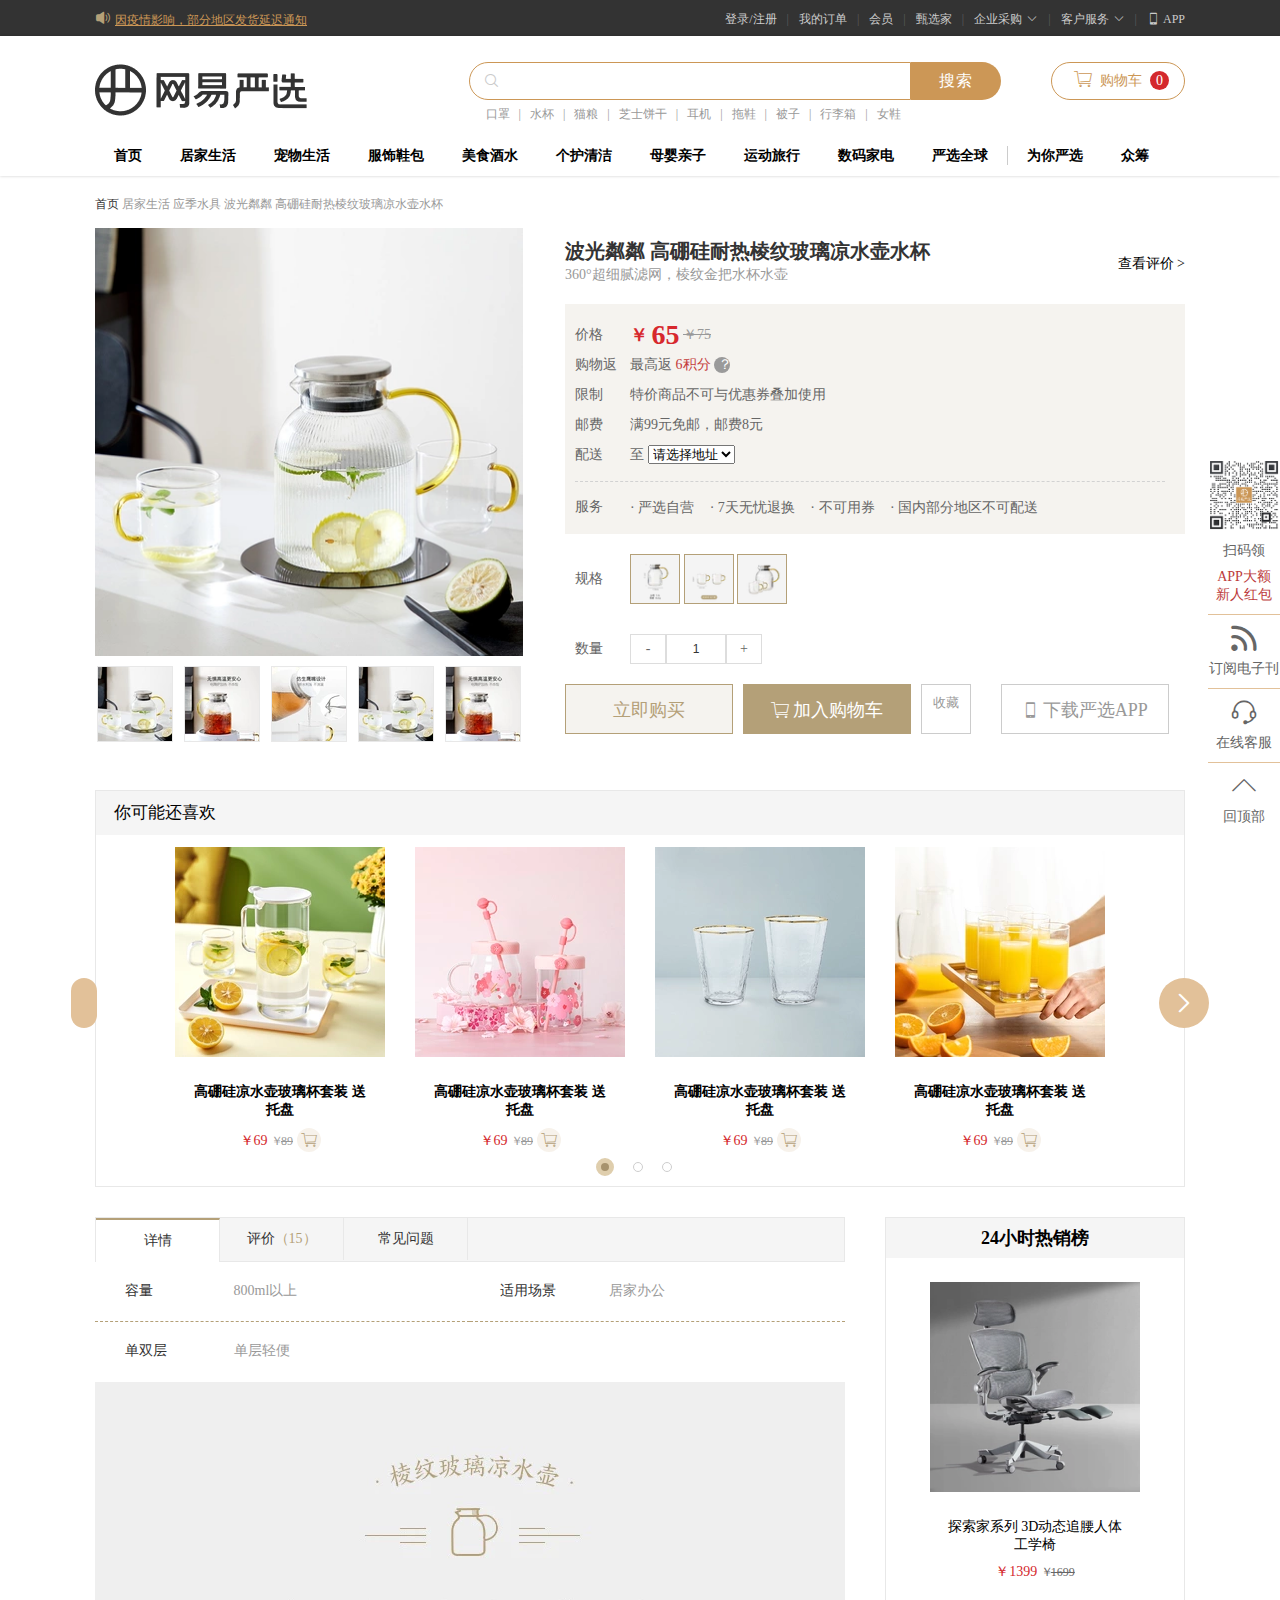
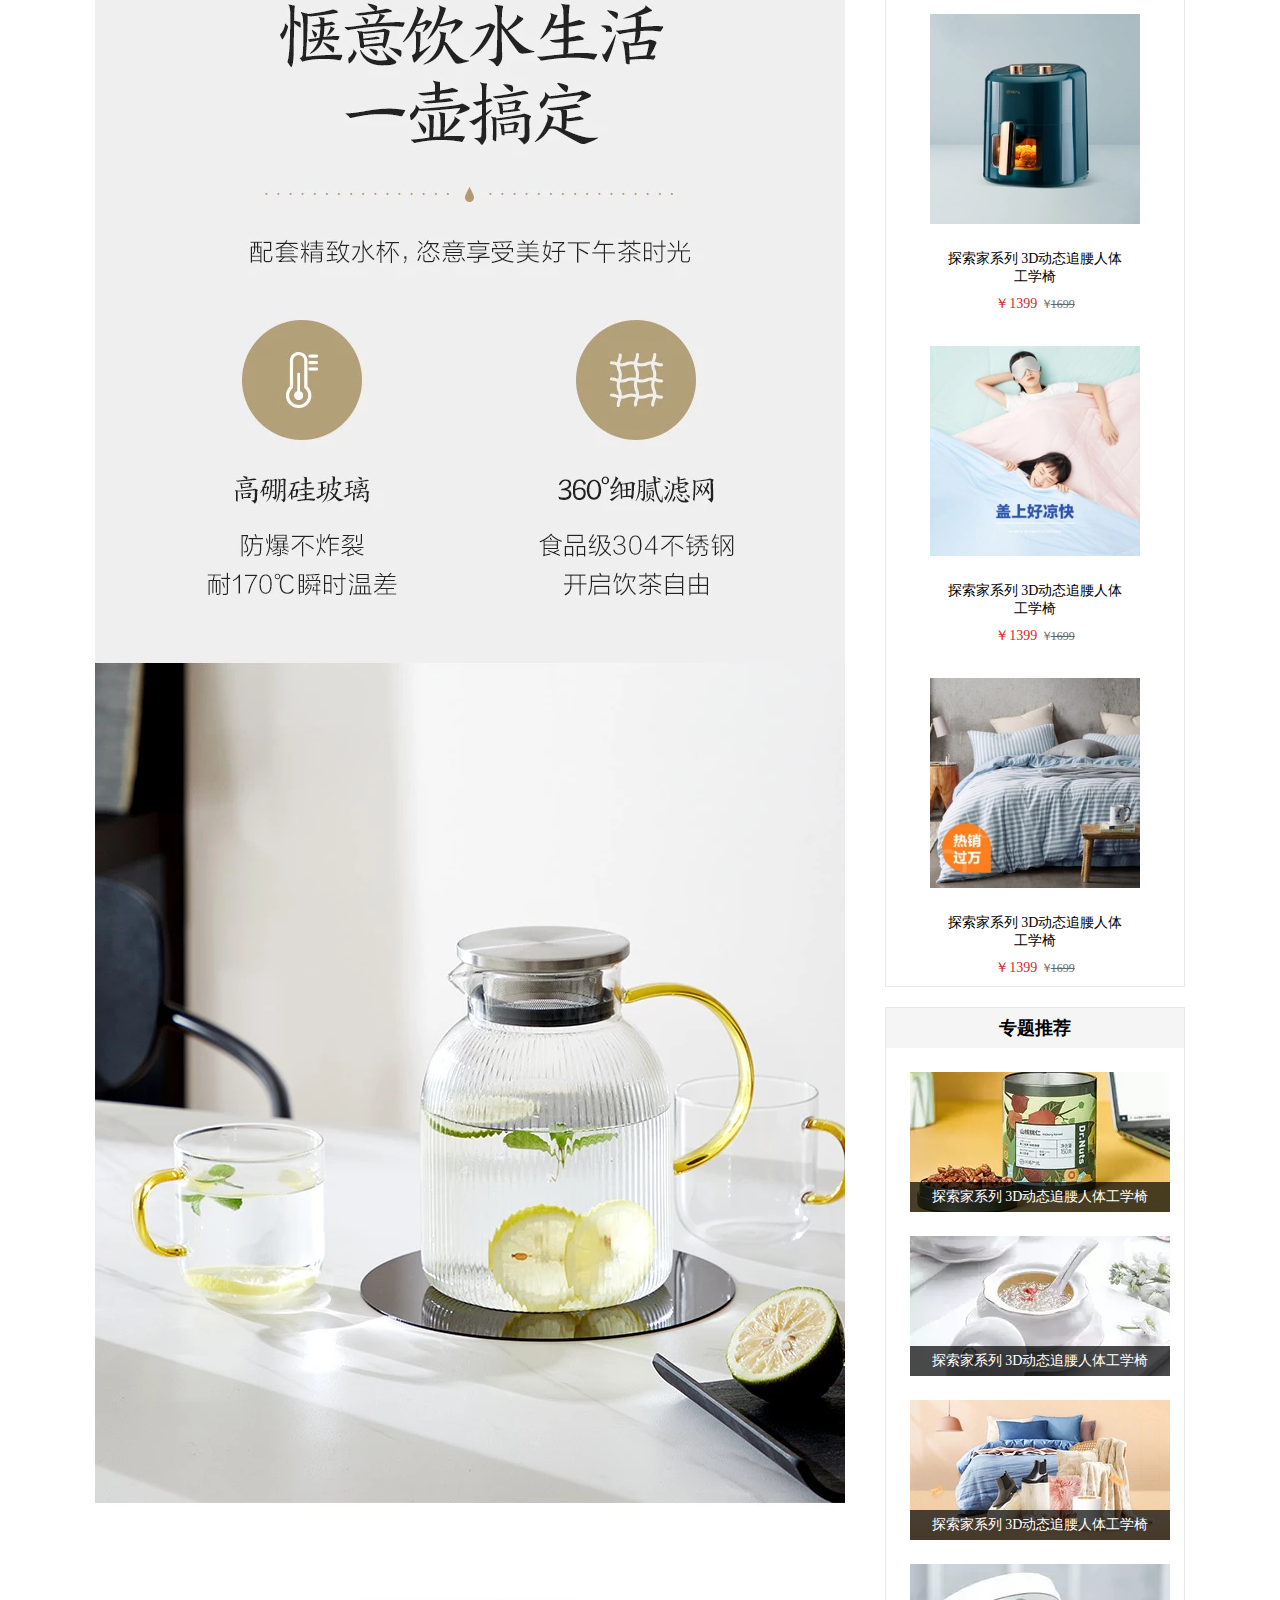
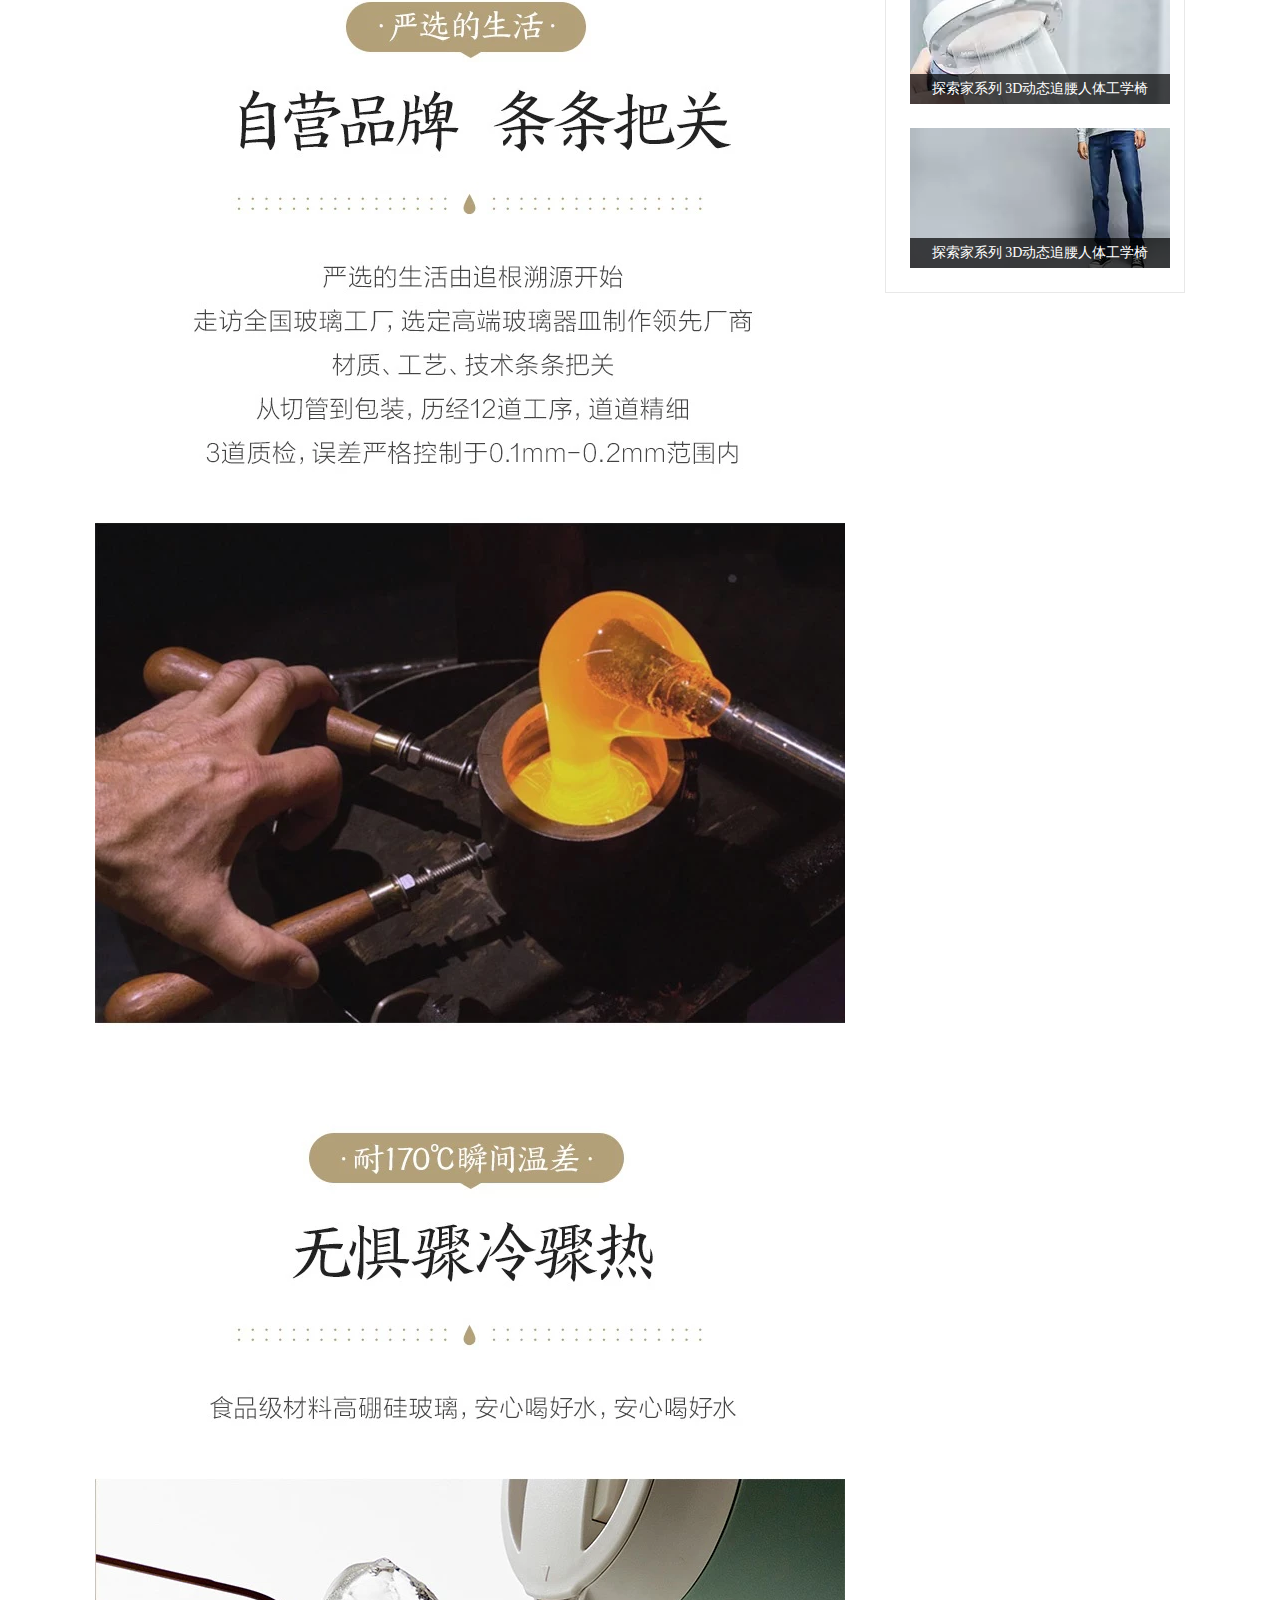
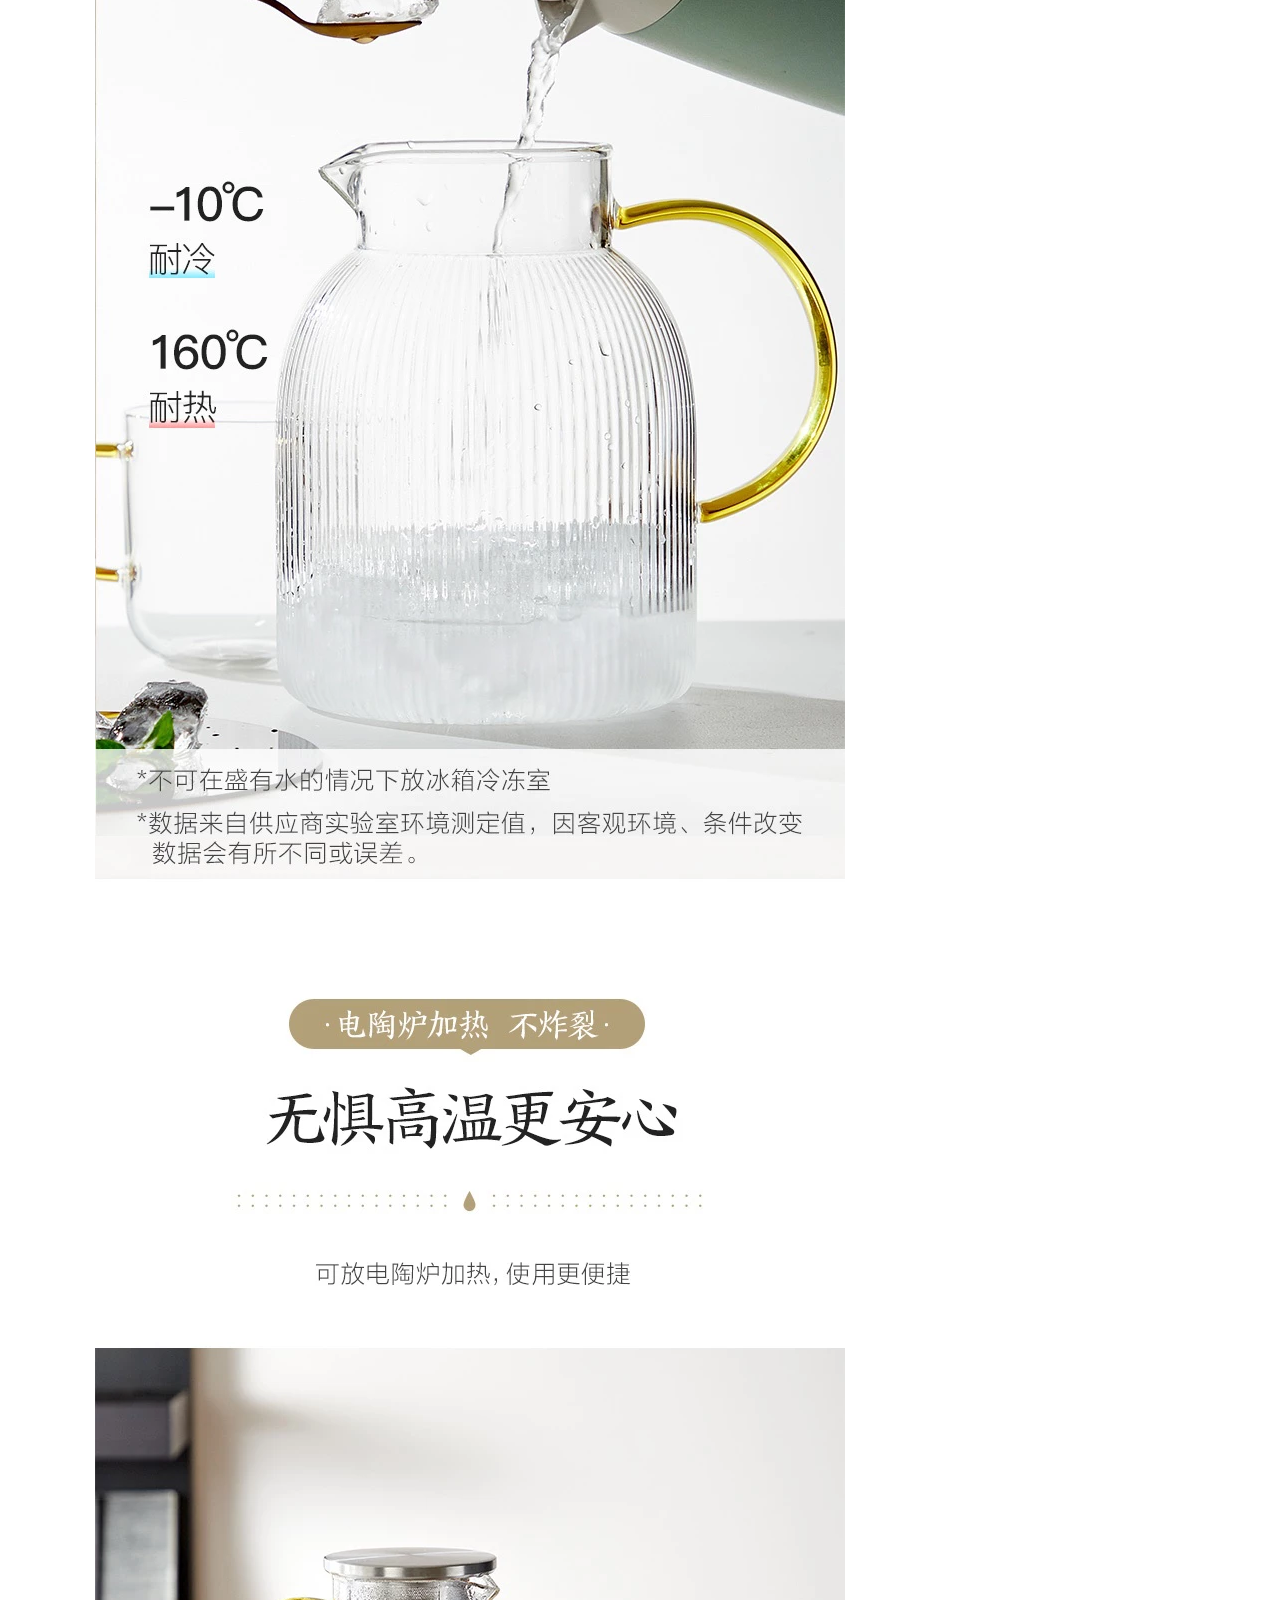
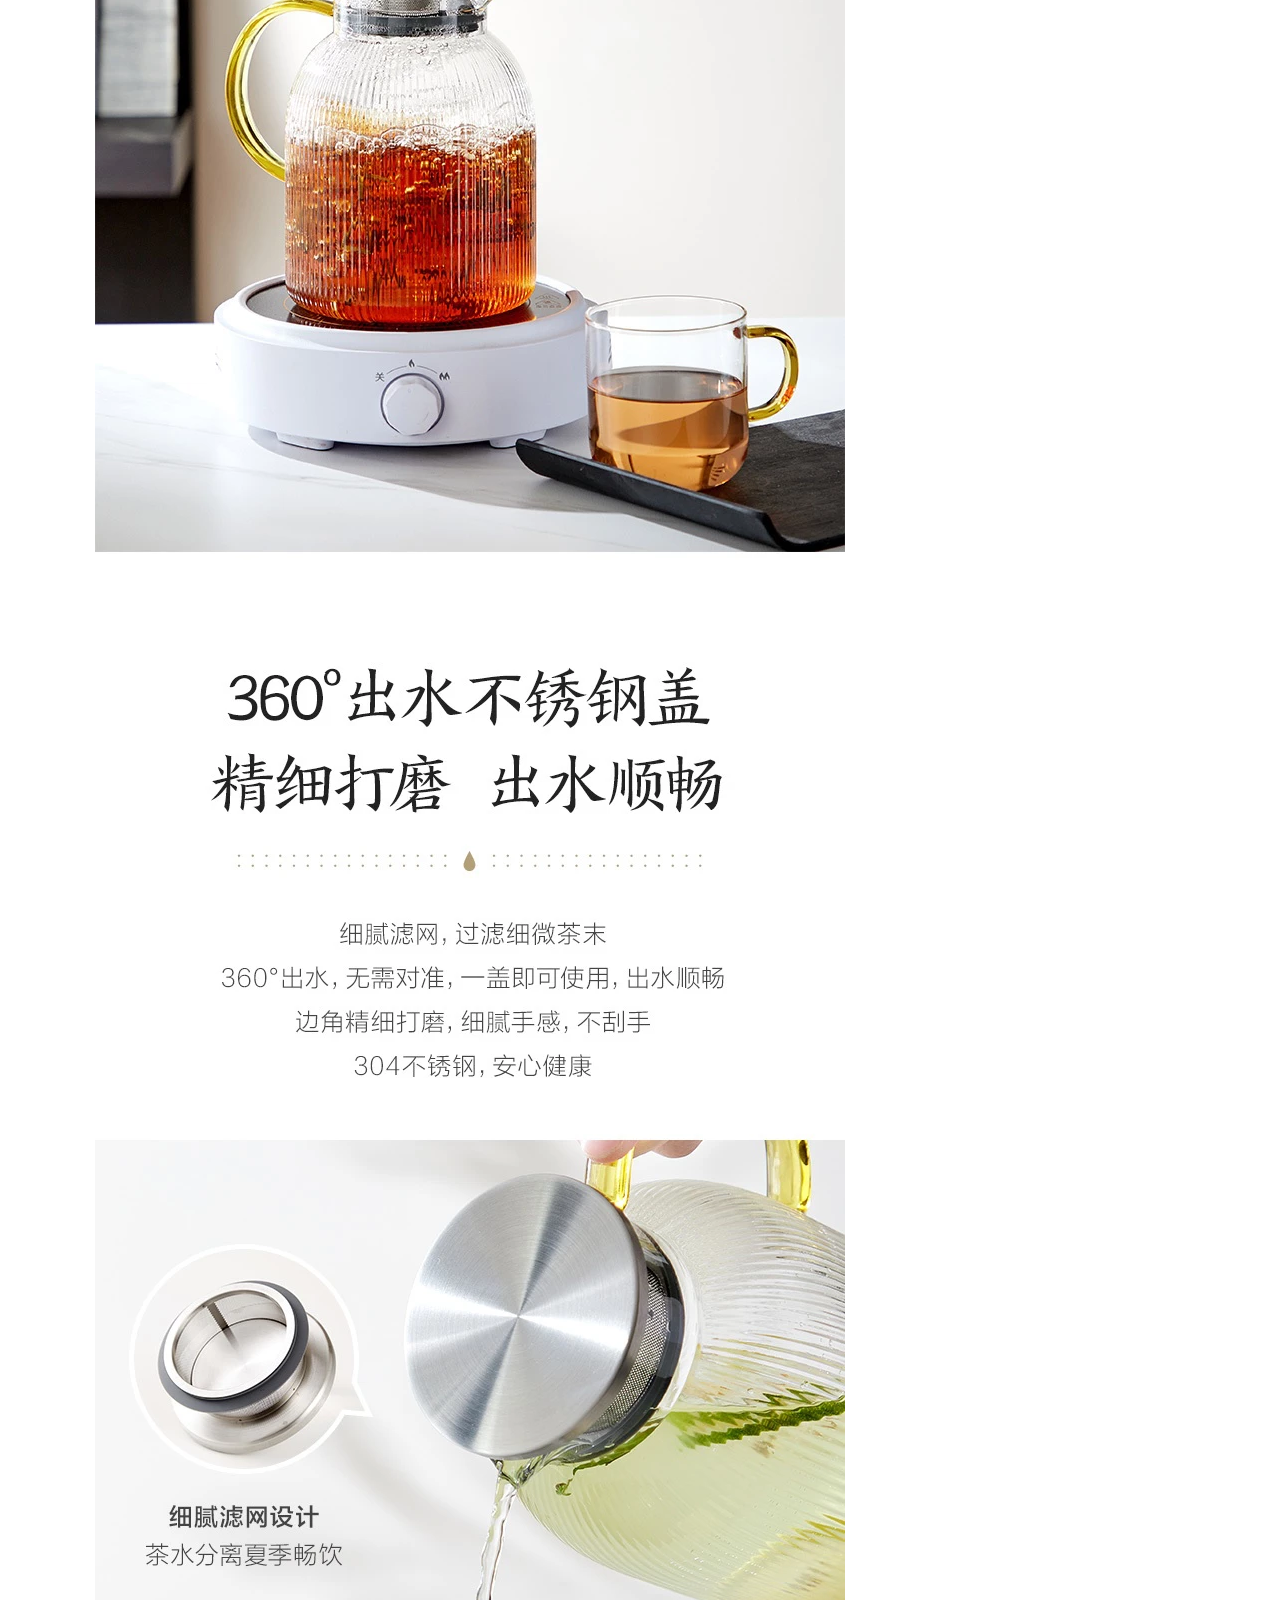
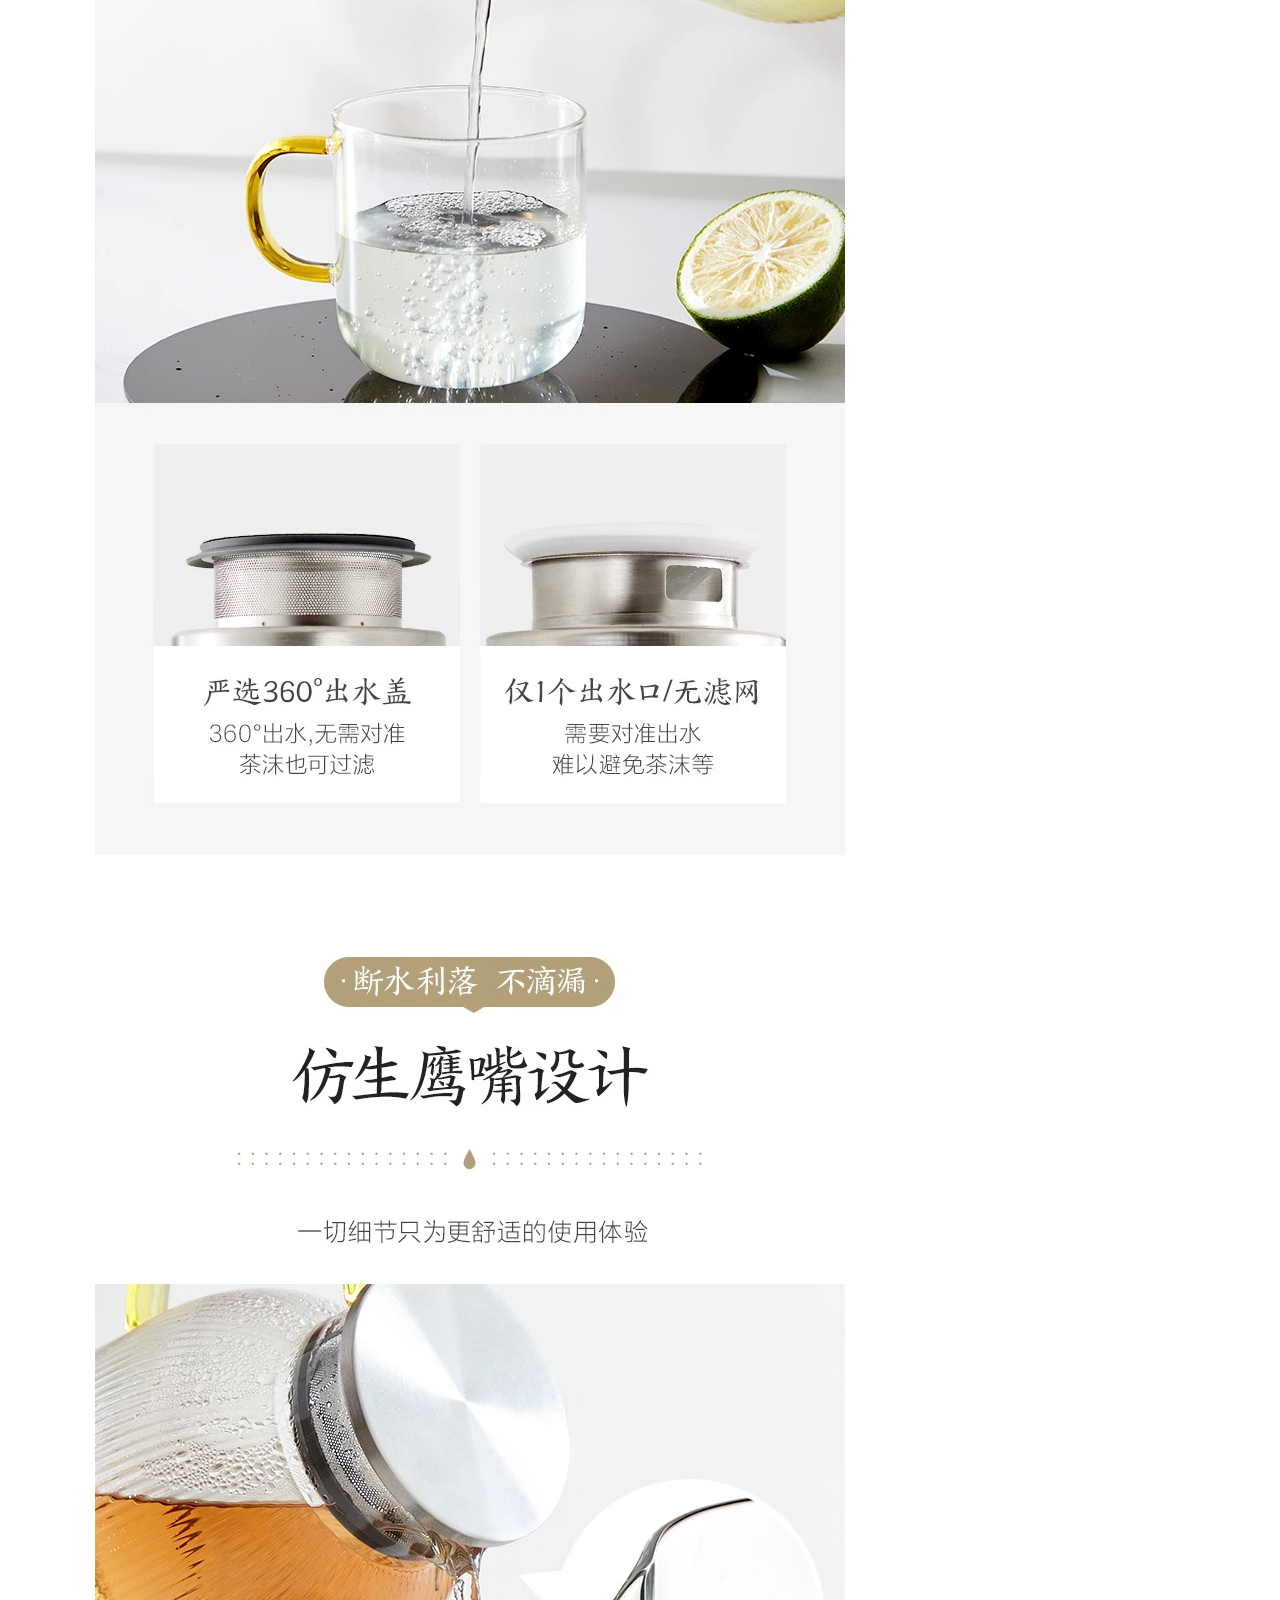
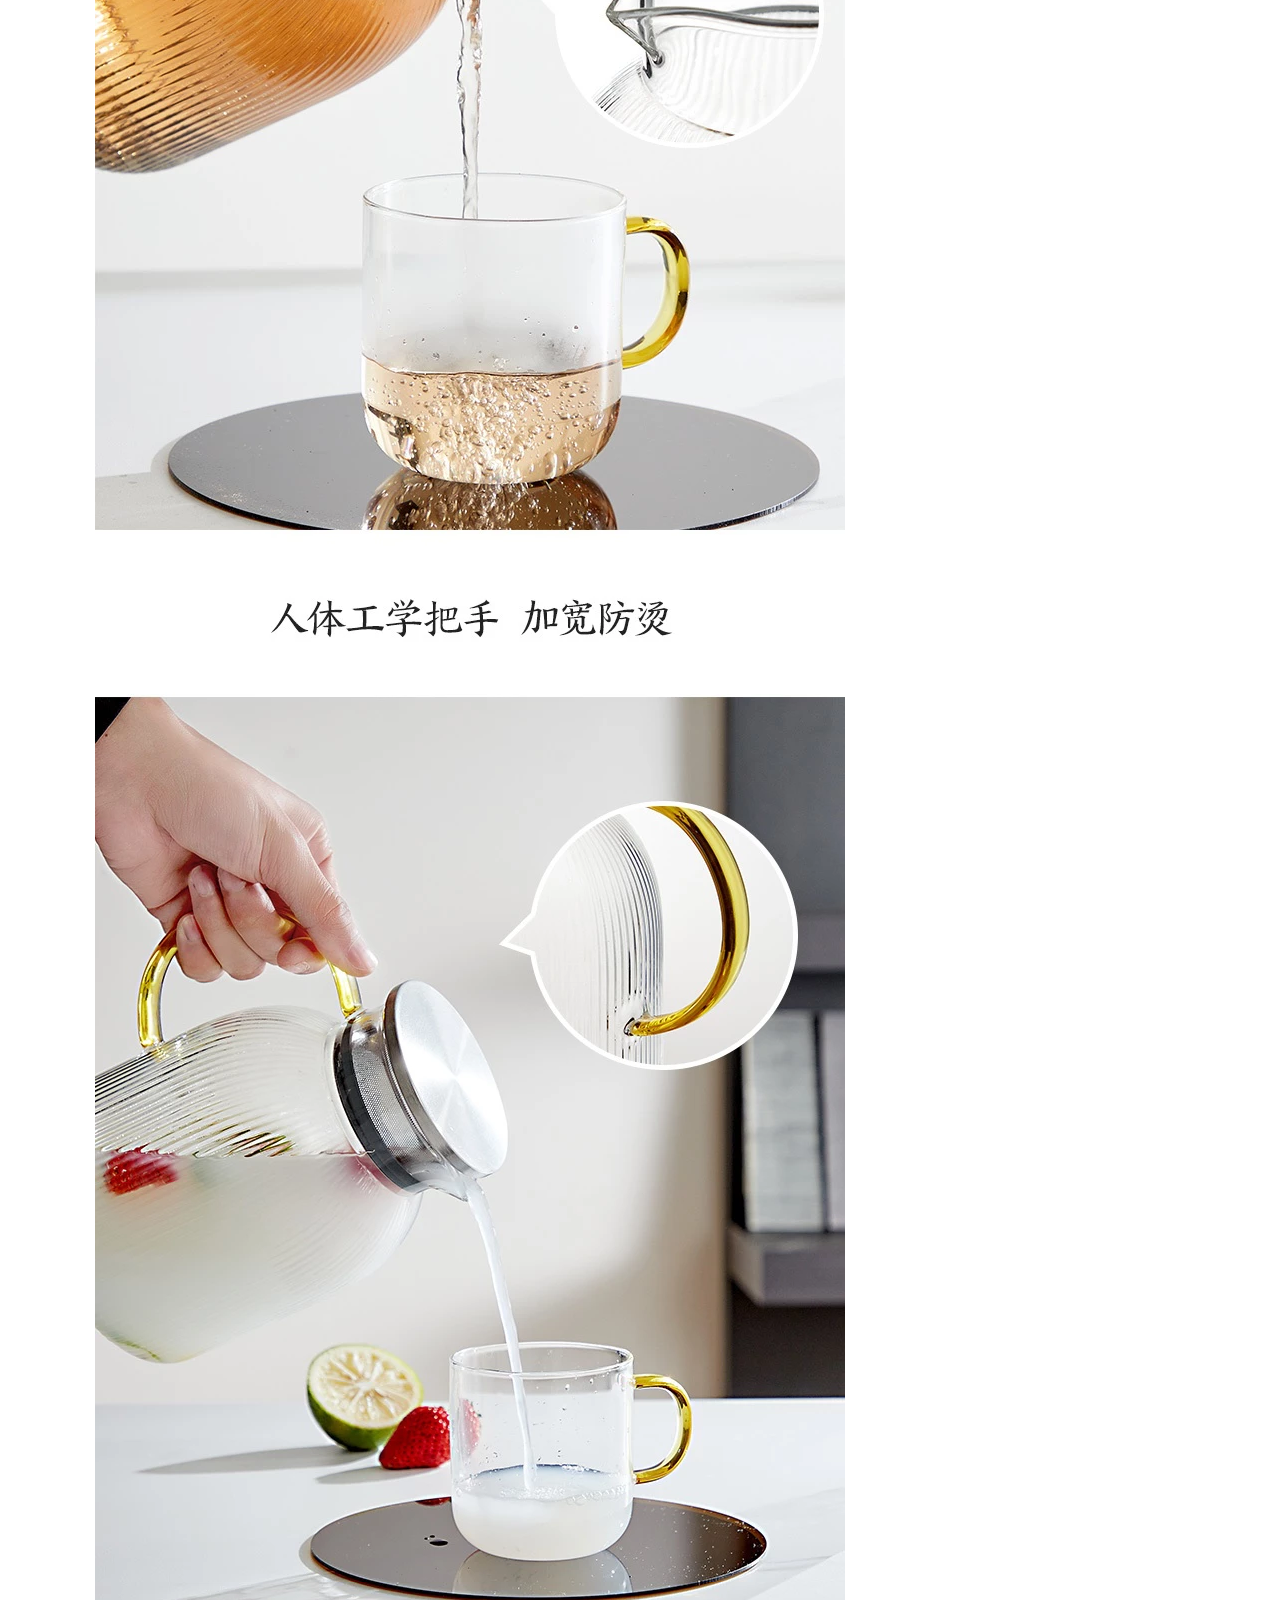
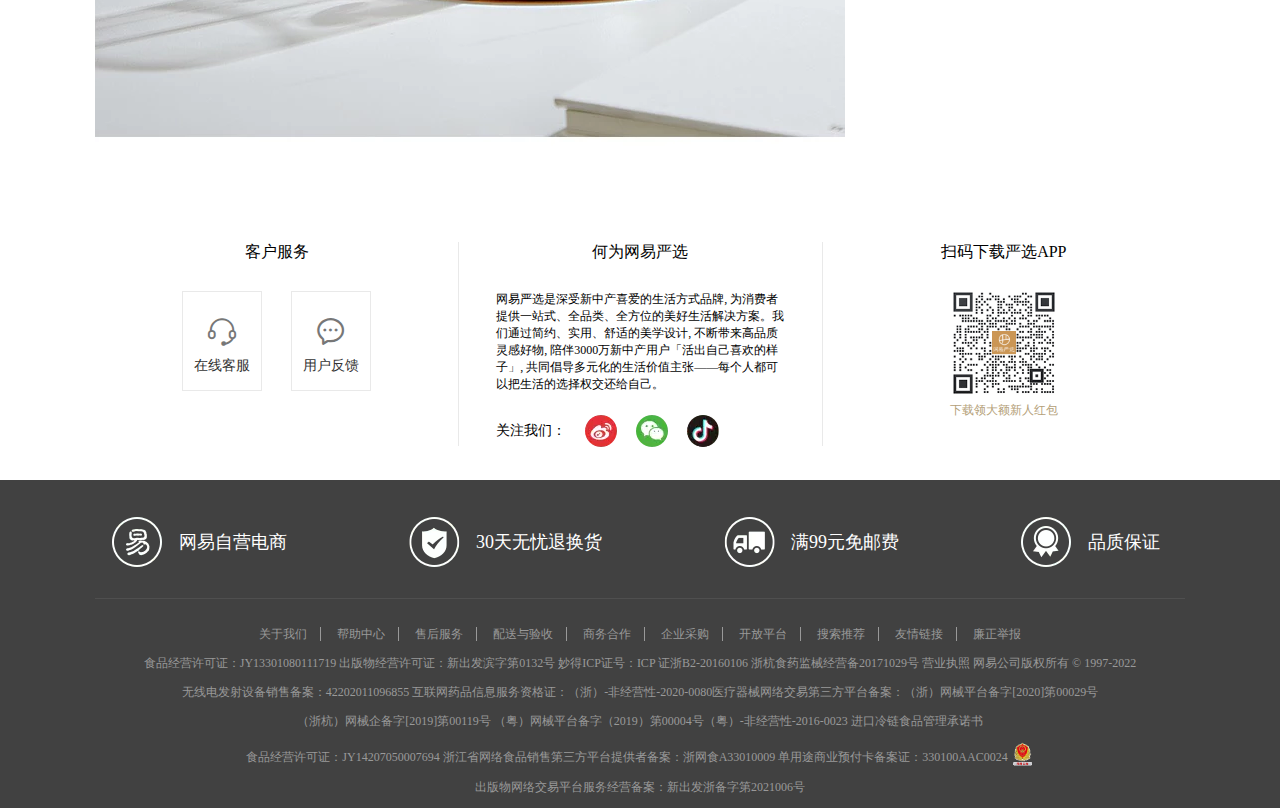
<file: goods_info.html>
<!DOCTYPE html>
<html lang="en">
  <head>
    <meta charset="UTF-8" />
    <meta http-equiv="X-UA-Compatible" content="IE=edge" />
    <meta name="viewport" content="width=device-width, initial-scale=1.0" />
    <link rel="shortcut icon" href="./img/favicon.ico" type="image/x-icon" />
    <title>商品详情</title>
    <link
      rel="stylesheet"
      href="http://at.alicdn.com/t/font_3393924_dnmhu8knt2h.css"
    />
    <link rel="stylesheet" href="./fonts/iconfont.css" />
    <link rel="stylesheet" href="./css/tool.css" />
    <link rel="stylesheet" href="./css/index.css" />
    <link rel="stylesheet" href="./css/goods_info.css" />
  </head>
  <body>
    <div class="side-right">
      <ul>
        <li class="side-right-list1">
          <img src="./img/10391.png" alt="" />
          <p>扫码领</p>
          <p>APP大额新人红包</p>
        </li>
        <li class="right-block">
          <i class="iconfont icon-wifi1"></i>
          <p>订阅电子刊</p>
          <div class="side-right-none">
            <div class="side-right-container">
              <div class="none-top">严选生活美学</div>
              <div class="none-bottom clearfloat">
                <p>订阅电子刊，第一时间获取严选最新资讯</p>
                <input
                  type="email"
                  name=""
                  id="email"
                  placeholder="输入您的电子邮件"
                />
                <span>立即订阅</span>
                <ul class="clearfloat">
                  <li>
                    <i class="iconfont icon-biaoqian_o"></i>
                    <span>专属优惠</span>
                  </li>
                  <li>
                    <i class="iconfont icon-huangguan"></i>
                    <span>尊享优先购</span>
                  </li>
                  <li>
                    <i class="iconfont icon-gouwudai"></i>
                    <span>好货不错过</span>
                  </li>
                </ul>
                <div class="sjx-right side-right-sjx"></div>
              </div>
            </div>
          </div>
        </li>
        <li>
          <i class="iconfont icon-kefu"></i>
          <p>在线客服</p>
        </li>
        <li>
          <i class="iconfont icon-xiangshangjiantou"></i>
          <p>回顶部</p>
        </li>
      </ul>
    </div>
    <div class="header">
      <div class="header-top">
        <div class="container clearfloat">
          <div class="header-notice">
            <i class="iconfont icon-xiaolaba"></i>
            <a href="#">因疫情影响，部分地区发货延迟通知</a>
          </div>
          <div class="header-nav">
            <ul class="clearfloat">
              <li><a href="./login.html">登录/注册</a></li>
              <li><span>|</span></li>
              <li><a href="#">我的订单</a></li>
              <li><span>|</span></li>
              <li><a href="#">会员</a></li>
              <li><span>|</span></li>
              <li><a href="#">甄选家</a></li>
              <li><span>|</span></li>
              <li>
                <a href="#">企业采购</a>
                <i class="iconfont icon-xiangxia"></i>
                <div class="sjx header-nav-sjx"></div>
                <div class="list-select">
                  <ul>
                    <li><a href="#">企业购</a></li>
                    <li><a href="#">员工福利</a></li>
                    <li><a href="#">礼品卡</a></li>
                    <li><a href="#">联系我们</a></li>
                  </ul>
                </div>
              </li>
              <li><span>|</span></li>
              <li>
                <a href="#">客户服务</a>
                <i class="iconfont icon-xiangxia"></i>
                <div class="sjx header-nav-sjx"></div>
                <div class="list-select">
                  <ul>
                    <li><a href="#">在线客户</a></li>
                    <li><a href="#">帮助中心</a></li>
                    <li><a href="#">商务合作</a></li>
                    <li><a href="#">开放平台</a></li>
                  </ul>
                </div>
              </li>
              <li><span>|</span></li>
              <li>
                <i class="iconfont icon-tel"></i>
                <a href="#">APP</a>
                <div class="header-nav-sjx sjx"></div>
                <div class="list-select code">
                  <ul>
                    <li><img src="./img/10391.png" alt="" /></li>
                    <li><p>下载领大额新人红包</p></li>
                  </ul>
                </div>
              </li>
            </ul>
          </div>
        </div>
      </div>
      <div class="header-bottom">
        <div class="container">
          <div class="header-content clearfloat">
            <a href="http://you.163.com/" class="header-logo"></a>
            <div class="header-search">
              <div class="header-search-content">
                <i class="iconfont icon-sousuo"></i>
                <input type="text" name="" id="" />
                <p><a href="#">搜索</a></p>
              </div>
              <ul class="header-search-nav clearfloat">
                <li><a href="#">口罩</a></li>
                <li><span>|</span></li>
                <li><a href="#">水杯</a></li>
                <li><span>|</span></li>
                <li><a href="#">猫粮</a></li>
                <li><span>|</span></li>
                <li><a href="#">芝士饼干</a></li>
                <li><span>|</span></li>
                <li><a href="#">耳机</a></li>
                <li><span>|</span></li>
                <li><a href="#">拖鞋</a></li>
                <li><span>|</span></li>
                <li><a href="#">被子</a></li>
                <li><span>|</span></li>
                <li><a href="#">行李箱</a></li>
                <li><span>|</span></li>
                <li><a href="#">女鞋</a></li>
              </ul>
            </div>
            <a href="#" class="header-cart">
              <i class="iconfont icon-gouwuche"></i>
              <span>购物车</span>
              <span class="num">0</span>
            </a>
          </div>
          <ul class="header-list clearfloat">
            <li><a href="./index.html">首页</a></li>
            <li>
              <a href="#">居家生活</a>
              <div class="header-list-content clearfloat list1-num9">
                <ul>
                  <li class="title">床上件套</li>
                  <li>
                    <a href="#">
                      <img src="./img/10001.webp" alt="" />
                      <span>四季款</span>
                    </a>
                  </li>
                  <li>
                    <a href="#">
                      <img src="./img/10002.webp" alt="" />
                      <span>秋冬款</span>
                    </a>
                  </li>
                  <li>
                    <a href="#">
                      <img src="./img/10003.webp" alt="" />
                      <span>床笠枕套</span>
                    </a>
                  </li>
                  <li>
                    <a href="#">
                      <img src="./img/10004.webp" alt="" />
                      <span>经典人气系列</span>
                    </a>
                  </li>
                  <li>
                    <a href="#">
                      <img src="./img/10005.webp" alt="" />
                      <span>高支轻奢系列</span>
                    </a>
                  </li>
                  <li>
                    <a href="#">
                      <img src="./img/10006.webp" alt="" />
                      <span>简约设计系列</span>
                    </a>
                  </li>
                </ul>
                <ul>
                  <li class="title">被枕褥毯</li>
                  <li>
                    <a href="#">
                      <img src="./img/10007.webp" alt="" />
                      <span>被子/被芯</span>
                    </a>
                  </li>
                  <li>
                    <a href="#">
                      <img src="./img/10008.webp" alt="" />
                      <span>枕头</span>
                    </a>
                  </li>
                  <li>
                    <a href="#">
                      <img src="./img/10009.webp" alt="" />
                      <span>盖毯</span>
                    </a>
                  </li>
                  <li>
                    <a href="#">
                      <img src="./img/10011.webp" alt="" />
                      <span>凉席/蚊帐</span>
                    </a>
                  </li>
                  <li>
                    <a href="#">
                      <img src="./img/10011.webp" alt="" />
                      <span>儿童床品</span>
                    </a>
                  </li>
                </ul>
                <ul>
                  <li class="title">收纳日用</li>
                  <li>
                    <a href="#">
                      <img src="./img/10012.webp" alt="" />
                      <span>收纳柜/箱</span>
                    </a>
                  </li>
                  <li>
                    <a href="#">
                      <img src="./img/10013.webp" alt="" />
                      <span>收纳篮/袋</span>
                    </a>
                  </li>
                  <li>
                    <a href="#">
                      <img src="./img/10014.webp" alt="" />
                      <span>衣架/净化除味</span>
                    </a>
                  </li>
                  <li>
                    <a href="#">
                      <img src="./img/10015.webp" alt="" />
                      <span>办公文具</span>
                    </a>
                  </li>
                  <li>
                    <a href="#">
                      <img src="./img/10016.webp" alt="" />
                      <span>花艺/装饰品</span>
                    </a>
                  </li>
                  <li>
                    <a href="#">
                      <img src="./img/10017.webp" alt="" />
                      <span>镜子/挂钟/香薰</span>
                    </a>
                  </li>
                  <li>
                    <a href="#">
                      <img src="./img/10018.webp" alt="" />
                      <span>趣味玩具</span>
                    </a>
                  </li>
                  <li>
                    <a href="#">
                      <img src="./img/10019.webp" alt="" />
                      <span>唱片CD</span>
                    </a>
                  </li>
                </ul>
                <ul>
                  <li class="title">居家布艺</li>
                  <li>
                    <a href="#">
                      <img src="./img/10020.webp" alt="" />
                      <span>毛巾/浴巾</span>
                    </a>
                  </li>
                  <li>
                    <a href="#">
                      <img src="./img/10021.webp" alt="" />
                      <span>抱枕/坐垫</span>
                    </a>
                  </li>
                  <li>
                    <a href="#">
                      <img src="./img/10022.webp" alt="" />
                      <span>地垫/地毯</span>
                    </a>
                  </li>
                  <li>
                    <a href="#">
                      <img src="./img/10023.webp" alt="" />
                      <span>其他布艺</span>
                    </a>
                  </li>
                </ul>
                <ul>
                  <li class="title">家具家装</li>
                  <li>
                    <a href="#">
                      <img src="./img/10024.webp" alt="" />
                      <span>床/床头柜</span>
                    </a>
                  </li>
                  <li>
                    <a href="#">
                      <img src="./img/10025.webp" alt="" />
                      <span>沙发/沙发床</span>
                    </a>
                  </li>
                  <li>
                    <a href="#">
                      <img src="./img/10026.webp" alt="" />
                      <span>休闲椅/凳</span>
                    </a>
                  </li>
                  <li>
                    <a href="#">
                      <img src="./img/10027.webp" alt="" />
                      <span>茶几/电视柜</span>
                    </a>
                  </li>
                  <li>
                    <a href="#">
                      <img src="./img/10028.webp" alt="" />
                      <span>餐桌椅</span>
                    </a>
                  </li>
                  <li>
                    <a href="#">
                      <img src="./img/10029.webp" alt="" />
                      <span>餐边柜/储物柜</span>
                    </a>
                  </li>
                  <li>
                    <a href="#">
                      <img src="./img/10030.webp" alt="" />
                      <span>鞋架/衣帽架</span>
                    </a>
                  </li>
                  <li>
                    <a href="#">
                      <img src="./img/10031.webp" alt="" />
                      <span>卫浴净水</span>
                    </a>
                  </li>
                </ul>
                <ul>
                  <li class="title">收纳日用</li>
                  <li>
                    <a href="#">
                      <img src="./img/10012.webp" alt="" />
                      <span>收纳柜/箱</span>
                    </a>
                  </li>
                  <li>
                    <a href="#">
                      <img src="./img/10013.webp" alt="" />
                      <span>收纳篮/袋</span>
                    </a>
                  </li>
                  <li>
                    <a href="#">
                      <img src="./img/10014.webp" alt="" />
                      <span>衣架/净化除味</span>
                    </a>
                  </li>
                  <li>
                    <a href="#">
                      <img src="./img/10015.webp" alt="" />
                      <span>办公文具</span>
                    </a>
                  </li>
                  <li>
                    <a href="#">
                      <img src="./img/10016.webp" alt="" />
                      <span>花艺/装饰品</span>
                    </a>
                  </li>
                  <li>
                    <a href="#">
                      <img src="./img/10017.webp" alt="" />
                      <span>镜子/挂钟/香薰</span>
                    </a>
                  </li>
                  <li>
                    <a href="#">
                      <img src="./img/10018.webp" alt="" />
                      <span>趣味玩具</span>
                    </a>
                  </li>
                  <li>
                    <a href="#">
                      <img src="./img/10019.webp" alt="" />
                      <span>唱片CD</span>
                    </a>
                  </li>
                </ul>
                <ul>
                  <li class="title">居家布艺</li>
                  <li>
                    <a href="#">
                      <img src="./img/10020.webp" alt="" />
                      <span>毛巾/浴巾</span>
                    </a>
                  </li>
                  <li>
                    <a href="#">
                      <img src="./img/10021.webp" alt="" />
                      <span>抱枕/坐垫</span>
                    </a>
                  </li>
                  <li>
                    <a href="#">
                      <img src="./img/10022.webp" alt="" />
                      <span>地垫/地毯</span>
                    </a>
                  </li>
                  <li>
                    <a href="#">
                      <img src="./img/10023.webp" alt="" />
                      <span>其他布艺</span>
                    </a>
                  </li>
                </ul>
                <ul>
                  <li class="title">居家布艺</li>
                  <li>
                    <a href="#">
                      <img src="./img/10020.webp" alt="" />
                      <span>毛巾/浴巾</span>
                    </a>
                  </li>
                  <li>
                    <a href="#">
                      <img src="./img/10021.webp" alt="" />
                      <span>抱枕/坐垫</span>
                    </a>
                  </li>
                  <li>
                    <a href="#">
                      <img src="./img/10022.webp" alt="" />
                      <span>地垫/地毯</span>
                    </a>
                  </li>
                  <li>
                    <a href="#">
                      <img src="./img/10023.webp" alt="" />
                      <span>其他布艺</span>
                    </a>
                  </li>
                </ul>
                <ul>
                  <li class="title">家具家装</li>
                  <li>
                    <a href="#">
                      <img src="./img/10024.webp" alt="" />
                      <span>床/床头柜</span>
                    </a>
                  </li>
                  <li>
                    <a href="#">
                      <img src="./img/10025.webp" alt="" />
                      <span>沙发/沙发床</span>
                    </a>
                  </li>
                  <li>
                    <a href="#">
                      <img src="./img/10026.webp" alt="" />
                      <span>休闲椅/凳</span>
                    </a>
                  </li>
                  <li>
                    <a href="#">
                      <img src="./img/10027.webp" alt="" />
                      <span>茶几/电视柜</span>
                    </a>
                  </li>
                  <li>
                    <a href="#">
                      <img src="./img/10028.webp" alt="" />
                      <span>餐桌椅</span>
                    </a>
                  </li>
                  <li>
                    <a href="#">
                      <img src="./img/10029.webp" alt="" />
                      <span>餐边柜/储物柜</span>
                    </a>
                  </li>
                  <li>
                    <a href="#">
                      <img src="./img/10030.webp" alt="" />
                      <span>鞋架/衣帽架</span>
                    </a>
                  </li>
                  <li>
                    <a href="#">
                      <img src="./img/10031.webp" alt="" />
                      <span>卫浴净水</span>
                    </a>
                  </li>
                </ul>
              </div>
            </li>
            <li>
              <a href="#">宠物生活</a>
              <div class="header-list-content clearfloat list2-num7">
                <ul>
                  <li class="title">床上件套</li>
                  <li>
                    <a href="#">
                      <img src="./img/10001.webp" alt="" />
                      <span>四季款</span>
                    </a>
                  </li>
                  <li>
                    <a href="#">
                      <img src="./img/10002.webp" alt="" />
                      <span>秋冬款</span>
                    </a>
                  </li>
                  <li>
                    <a href="#">
                      <img src="./img/10003.webp" alt="" />
                      <span>床笠枕套</span>
                    </a>
                  </li>
                  <li>
                    <a href="#">
                      <img src="./img/10004.webp" alt="" />
                      <span>经典人气系列</span>
                    </a>
                  </li>
                  <li>
                    <a href="#">
                      <img src="./img/10005.webp" alt="" />
                      <span>高支轻奢系列</span>
                    </a>
                  </li>
                  <li>
                    <a href="#">
                      <img src="./img/10006.webp" alt="" />
                      <span>简约设计系列</span>
                    </a>
                  </li>
                </ul>
                <ul>
                  <li class="title">被枕褥毯</li>
                  <li>
                    <a href="#">
                      <img src="./img/10007.webp" alt="" />
                      <span>被子/被芯</span>
                    </a>
                  </li>
                  <li>
                    <a href="#">
                      <img src="./img/10008.webp" alt="" />
                      <span>枕头</span>
                    </a>
                  </li>
                  <li>
                    <a href="#">
                      <img src="./img/10009.webp" alt="" />
                      <span>盖毯</span>
                    </a>
                  </li>
                  <li>
                    <a href="#">
                      <img src="./img/10011.webp" alt="" />
                      <span>凉席/蚊帐</span>
                    </a>
                  </li>
                  <li>
                    <a href="#">
                      <img src="./img/10011.webp" alt="" />
                      <span>儿童床品</span>
                    </a>
                  </li>
                </ul>
                <ul>
                  <li class="title">收纳日用</li>
                  <li>
                    <a href="#">
                      <img src="./img/10012.webp" alt="" />
                      <span>收纳柜/箱</span>
                    </a>
                  </li>
                  <li>
                    <a href="#">
                      <img src="./img/10013.webp" alt="" />
                      <span>收纳篮/袋</span>
                    </a>
                  </li>
                  <li>
                    <a href="#">
                      <img src="./img/10014.webp" alt="" />
                      <span>衣架/净化除味</span>
                    </a>
                  </li>
                  <li>
                    <a href="#">
                      <img src="./img/10015.webp" alt="" />
                      <span>办公文具</span>
                    </a>
                  </li>
                  <li>
                    <a href="#">
                      <img src="./img/10016.webp" alt="" />
                      <span>花艺/装饰品</span>
                    </a>
                  </li>
                  <li>
                    <a href="#">
                      <img src="./img/10017.webp" alt="" />
                      <span>镜子/挂钟/香薰</span>
                    </a>
                  </li>
                  <li>
                    <a href="#">
                      <img src="./img/10018.webp" alt="" />
                      <span>趣味玩具</span>
                    </a>
                  </li>
                  <li>
                    <a href="#">
                      <img src="./img/10019.webp" alt="" />
                      <span>唱片CD</span>
                    </a>
                  </li>
                </ul>
                <ul>
                  <li class="title">居家布艺</li>
                  <li>
                    <a href="#">
                      <img src="./img/10020.webp" alt="" />
                      <span>毛巾/浴巾</span>
                    </a>
                  </li>
                  <li>
                    <a href="#">
                      <img src="./img/10021.webp" alt="" />
                      <span>抱枕/坐垫</span>
                    </a>
                  </li>
                  <li>
                    <a href="#">
                      <img src="./img/10022.webp" alt="" />
                      <span>地垫/地毯</span>
                    </a>
                  </li>
                  <li>
                    <a href="#">
                      <img src="./img/10023.webp" alt="" />
                      <span>其他布艺</span>
                    </a>
                  </li>
                </ul>
                <ul>
                  <li class="title">家具家装</li>
                  <li>
                    <a href="#">
                      <img src="./img/10024.webp" alt="" />
                      <span>床/床头柜</span>
                    </a>
                  </li>
                  <li>
                    <a href="#">
                      <img src="./img/10025.webp" alt="" />
                      <span>沙发/沙发床</span>
                    </a>
                  </li>
                  <li>
                    <a href="#">
                      <img src="./img/10026.webp" alt="" />
                      <span>休闲椅/凳</span>
                    </a>
                  </li>
                  <li>
                    <a href="#">
                      <img src="./img/10027.webp" alt="" />
                      <span>茶几/电视柜</span>
                    </a>
                  </li>
                  <li>
                    <a href="#">
                      <img src="./img/10028.webp" alt="" />
                      <span>餐桌椅</span>
                    </a>
                  </li>
                  <li>
                    <a href="#">
                      <img src="./img/10029.webp" alt="" />
                      <span>餐边柜/储物柜</span>
                    </a>
                  </li>
                  <li>
                    <a href="#">
                      <img src="./img/10030.webp" alt="" />
                      <span>鞋架/衣帽架</span>
                    </a>
                  </li>
                  <li>
                    <a href="#">
                      <img src="./img/10031.webp" alt="" />
                      <span>卫浴净水</span>
                    </a>
                  </li>
                </ul>
                <ul>
                  <li class="title">收纳日用</li>
                  <li>
                    <a href="#">
                      <img src="./img/10012.webp" alt="" />
                      <span>收纳柜/箱</span>
                    </a>
                  </li>
                  <li>
                    <a href="#">
                      <img src="./img/10013.webp" alt="" />
                      <span>收纳篮/袋</span>
                    </a>
                  </li>
                  <li>
                    <a href="#">
                      <img src="./img/10014.webp" alt="" />
                      <span>衣架/净化除味</span>
                    </a>
                  </li>
                  <li>
                    <a href="#">
                      <img src="./img/10015.webp" alt="" />
                      <span>办公文具</span>
                    </a>
                  </li>
                  <li>
                    <a href="#">
                      <img src="./img/10016.webp" alt="" />
                      <span>花艺/装饰品</span>
                    </a>
                  </li>
                  <li>
                    <a href="#">
                      <img src="./img/10017.webp" alt="" />
                      <span>镜子/挂钟/香薰</span>
                    </a>
                  </li>
                  <li>
                    <a href="#">
                      <img src="./img/10018.webp" alt="" />
                      <span>趣味玩具</span>
                    </a>
                  </li>
                  <li>
                    <a href="#">
                      <img src="./img/10019.webp" alt="" />
                      <span>唱片CD</span>
                    </a>
                  </li>
                </ul>
                <ul>
                  <li class="title">居家布艺</li>
                  <li>
                    <a href="#">
                      <img src="./img/10020.webp" alt="" />
                      <span>毛巾/浴巾</span>
                    </a>
                  </li>
                  <li>
                    <a href="#">
                      <img src="./img/10021.webp" alt="" />
                      <span>抱枕/坐垫</span>
                    </a>
                  </li>
                  <li>
                    <a href="#">
                      <img src="./img/10022.webp" alt="" />
                      <span>地垫/地毯</span>
                    </a>
                  </li>
                  <li>
                    <a href="#">
                      <img src="./img/10023.webp" alt="" />
                      <span>其他布艺</span>
                    </a>
                  </li>
                </ul>
              </div>
            </li>
            <li>
              <a href="#">服饰鞋包</a>
              <div class="header-list-content clearfloat list3-num3">
                <ul>
                  <li class="title">床上件套</li>
                  <li>
                    <a href="#">
                      <img src="./img/10001.webp" alt="" />
                      <span>四季款</span>
                    </a>
                  </li>
                  <li>
                    <a href="#">
                      <img src="./img/10002.webp" alt="" />
                      <span>秋冬款</span>
                    </a>
                  </li>
                  <li>
                    <a href="#">
                      <img src="./img/10003.webp" alt="" />
                      <span>床笠枕套</span>
                    </a>
                  </li>
                  <li>
                    <a href="#">
                      <img src="./img/10004.webp" alt="" />
                      <span>经典人气系列</span>
                    </a>
                  </li>
                  <li>
                    <a href="#">
                      <img src="./img/10005.webp" alt="" />
                      <span>高支轻奢系列</span>
                    </a>
                  </li>
                  <li>
                    <a href="#">
                      <img src="./img/10006.webp" alt="" />
                      <span>简约设计系列</span>
                    </a>
                  </li>
                </ul>
                <ul>
                  <li class="title">被枕褥毯</li>
                  <li>
                    <a href="#">
                      <img src="./img/10007.webp" alt="" />
                      <span>被子/被芯</span>
                    </a>
                  </li>
                  <li>
                    <a href="#">
                      <img src="./img/10008.webp" alt="" />
                      <span>枕头</span>
                    </a>
                  </li>
                  <li>
                    <a href="#">
                      <img src="./img/10009.webp" alt="" />
                      <span>盖毯</span>
                    </a>
                  </li>
                  <li>
                    <a href="#">
                      <img src="./img/10011.webp" alt="" />
                      <span>凉席/蚊帐</span>
                    </a>
                  </li>
                  <li>
                    <a href="#">
                      <img src="./img/10011.webp" alt="" />
                      <span>儿童床品</span>
                    </a>
                  </li>
                </ul>
                <ul>
                  <li class="title">收纳日用</li>
                  <li>
                    <a href="#">
                      <img src="./img/10012.webp" alt="" />
                      <span>收纳柜/箱</span>
                    </a>
                  </li>
                  <li>
                    <a href="#">
                      <img src="./img/10013.webp" alt="" />
                      <span>收纳篮/袋</span>
                    </a>
                  </li>
                  <li>
                    <a href="#">
                      <img src="./img/10014.webp" alt="" />
                      <span>衣架/净化除味</span>
                    </a>
                  </li>
                  <li>
                    <a href="#">
                      <img src="./img/10015.webp" alt="" />
                      <span>办公文具</span>
                    </a>
                  </li>
                  <li>
                    <a href="#">
                      <img src="./img/10016.webp" alt="" />
                      <span>花艺/装饰品</span>
                    </a>
                  </li>
                  <li>
                    <a href="#">
                      <img src="./img/10017.webp" alt="" />
                      <span>镜子/挂钟/香薰</span>
                    </a>
                  </li>
                  <li>
                    <a href="#">
                      <img src="./img/10018.webp" alt="" />
                      <span>趣味玩具</span>
                    </a>
                  </li>
                  <li>
                    <a href="#">
                      <img src="./img/10019.webp" alt="" />
                      <span>唱片CD</span>
                    </a>
                  </li>
                </ul>
              </div>
            </li>
            <li><a href="#">美食酒水</a></li>
            <li><a href="#">个护清洁</a></li>
            <li><a href="#">母婴亲子</a></li>
            <li><a href="#">运动旅行</a></li>
            <li><a href="#">数码家电</a></li>
            <li class="border-right"><a href="./goods_list.html">严选全球</a></li>
            <li><a href="#">为你严选</a></li>
            <li><a href="#">众筹</a></li>
          </ul>
        </div>
      </div>
    </div>
    <div class="info-content container">
      <p class="path">
        <span class="path-index">首页</span>
        <span class="iconfont icon-xiaoxiangyou"></span>
        <span>居家生活</span>
        <span class="iconfont icon-xiaoxiangyou"></span>
        <span>应季水具</span>
        <span class="iconfont icon-xiaoxiangyou"></span>
        <span>波光粼粼 高硼硅耐热棱纹玻璃凉水壶水杯</span>
      </p>
      <div class="clearfloat">
        <div class="content-left">
          <ul class="photo clearfloat">
            <li class="circle circle1">
              <img src="./img/10119.webp" alt="" />
            </li>
            <li class="circle circle2">
              <img src="./img/10122.webp" alt="" />
            </li>
            <li class="circle circle3">
              <img src="./img/10123.webp" alt="" />
            </li>
            <li class="circle circle4">
              <img src="./img/10119.webp" alt="" />
            </li>
            <li class="circle circle5">
              <img src="./img/10122.webp" alt="" />
            </li>
            <li class="imgs imgs1"><img src="./img/10234.webp" alt="" /></li>
            <li class="imgs imgs2"><img src="./img/10232.webp" alt="" /></li>
            <li class="imgs imgs3"><img src="./img/10118.webp" alt="" /></li>
            <li class="imgs imgs4"><img src="./img/10234.webp" alt="" /></li>
            <li class="imgs imgs5"><img src="./img/10232.webp" alt="" /></li>
          </ul>
        </div>
        <div class="content-right">
          <div class="clearfloat right-top">
            <div class="goods-name">
              <p>波光粼粼 高硼硅耐热棱纹玻璃凉水壶水杯</p>
              <span>360°超细腻滤网，棱纹金把水杯水壶</span>
            </div>
            <div class="evaluate">查看评价 &gt;</div>
          </div>
          <div class="right-middle">
            <div class="title clearfloat">
              <p>价格</p>
              <p class="goods-price">
                <span>￥</span>
                <span>65</span>
                <span><del>￥75</del></span>
              </p>
            </div>
            <div class="title clearfloat">
              <p>购物返</p>
              <p>
                <span>最高返</span>
                <span class="back">6积分</span>
                <span class="back-help">？</span>
              </p>
            </div>
            <div class="title clearfloat">
              <p>限制</p>
              <p>
                <span>特价商品不可与优惠券叠加使用</span>
              </p>
            </div>
            <div class="title clearfloat">
              <p>邮费</p>
              <p>
                <span>满99元免邮，邮费8元</span>
              </p>
            </div>
            <div class="title clearfloat">
              <p>配送</p>
              <p>
                <span>至</span>
                <select name="" id="">
                  <option value="">请选择地址</option>
                </select>
              </p>
            </div>
            <div class="line"></div>
            <div class="title clearfloat">
              <p>服务</p>
              <p class="serve">
                <span>· 严选自营</span>
                <span>· 7天无忧退换</span>
                <span>· 不可用券</span>
                <span>· 国内部分地区不可配送</span>
              </p>
            </div>
          </div>
          <div class="title clearfloat class">
            <p>规格</p>
            <p>
              <img src="./img/10124.webp" alt="" />
              <img src="./img/10125.webp" alt="" />
              <img src="./img/10126.webp" alt="" />
            </p>
          </div>
          <div class="title clearfloat goods-num">
            <p>数量</p>
            <p>
              <span class="sub">-</span>
              <input type="text" name="" id="many" value="1" />
              <span class="add">+</span>
            </p>
          </div>
          <div class="right-bottom clearfloat">
            <p>立即购买</p>
            <p>
              <i class="iconfont icon-gouwuche"></i>
              加入购物车
            </p>
            <p>
              <i class="iconfont icon-huangguan"></i>
              收藏
            </p>
            <p>
              <i class="iconfont icon-tel"></i>
              下载严选APP
            </p>
          </div>
        </div>
      </div>
      <div class="content-swiper">
        <p>你可能还喜欢</p>
        <ul class="swiper-list clearfloat">
          <li>
            <div class="swiper-list-photo">
              <img src="./img/10131.webp" alt="" />
            </div>
            <div class="swiper-list-info">
              <p>高硼硅凉水壶玻璃杯套装 送托盘</p>
              <div class="price">
                <span>￥69</span>
                <span>￥<del>89</del></span>
                <i class="iconfont icon-gouwuche gouwuche"></i>
              </div>
            </div>
          </li>
          <li>
            <div class="swiper-list-photo">
              <img src="./img/10132.webp" alt="" />
            </div>
            <div class="swiper-list-info">
              <p>高硼硅凉水壶玻璃杯套装 送托盘</p>
              <div class="price">
                <span>￥69</span>
                <span>￥<del>89</del></span>
                <i class="iconfont icon-gouwuche gouwuche"></i>
              </div>
            </div>
          </li>
          <li>
            <div class="swiper-list-photo">
              <img src="./img/10133.webp" alt="" />
            </div>
            <div class="swiper-list-info">
              <p>高硼硅凉水壶玻璃杯套装 送托盘</p>
              <div class="price">
                <span>￥69</span>
                <span>￥<del>89</del></span>
                <i class="iconfont icon-gouwuche gouwuche"></i>
              </div>
            </div>
          </li>
          <li>
            <div class="swiper-list-photo">
              <img src="./img/10134.webp" alt="" />
            </div>
            <div class="swiper-list-info">
              <p>高硼硅凉水壶玻璃杯套装 送托盘</p>
              <div class="price">
                <span>￥69</span>
                <span>￥<del>89</del></span>
                <i class="iconfont icon-gouwuche gouwuche"></i>
              </div>
            </div>
          </li>
        </ul>
        <div class="button">
          <div class="prev"><i class="iconfont icon-xiangzuo_o"></i></div>
          <div class="next"><i class="iconfont icon-arrow-right"></i></div>
        </div>
        <ul class="swiper-circle clearfloat">
          <li class="swiper-circle-active"></li>
          <li></li>
          <li></li>
        </ul>
      </div>
      <div class="content-main clearfloat">
        <div class="main-left">
          <div class="main-left-top clearfloat">
            <p class="title-active">详情</p>
            <p>评价<span>（15）</span></p>
            <p>常见问题</p>
          </div>
          <div class="main-left-param clearfloat">
            <p>
              <span>容量</span>
              800ml以上
            </p>
            <p>
              <span>适用场景</span>
              居家办公
            </p>
            <p>
              <span>单双层</span>
              单层轻便
            </p>
          </div>
          <div class="main-left-photo">
            <img src="./img/10139.webp" alt="">
            <img src="./img/10140.webp" alt="">
            <img src="./img/10141.webp" alt="">
            <img src="./img/10142.webp" alt="">
            <img src="./img/10143.webp" alt="">
            <img src="./img/10144.webp" alt="">
            <img src="./img/10145.webp" alt="">
            <img src="./img/10146.webp" alt="">
            <img src="./img/10147.webp" alt="">
            <img src="./img/10148.webp" alt="">
            <img src="./img/10149.webp" alt="">
            <img src="./img/10150.webp" alt="">
            <img src="./img/10151.webp" alt="">
            <img src="./img/10152.webp" alt="">
            <img src="./img/10153.webp" alt="">
            <img src="./img/10154.webp" alt="">
            <img src="./img/10155.webp" alt="">
            <img src="./img/10156.webp" alt="">
            <img src="./img/10157.webp" alt="">
            <img src="./img/10158.webp" alt="">
            <img src="./img/10159.webp" alt="">
            <img src="./img/10160.webp" alt="">
            <img src="./img/10161.webp" alt="">
            <img src="./img/10162.webp" alt="">
            <img src="./img/10163.webp" alt="">
            <img src="./img/10164.webp" alt="">
            <img src="./img/10165.webp" alt="">
            <img src="./img/10166.webp" alt="">
            <img src="./img/10167.webp" alt="">
            <img src="./img/10168.webp" alt="">
            <img src="./img/10169.webp" alt="">
            <img src="./img/10170.webp" alt="">
            <img src="./img/10171.webp" alt="">
            <img src="./img/10172.webp" alt="">
            <img src="./img/10173.webp" alt="">
            <img src="./img/10174.webp" alt="">
            <img src="./img/10175.webp" alt="">
            <img src="./img/10176.webp" alt="">
            <img src="./img/10177.webp" alt="">
            <img src="./img/10178.webp" alt="">
            <img src="./img/10179.webp" alt="">
            <img src="./img/10180.webp" alt="">
            <img src="./img/10181.webp" alt="">
            <img src="./img/10182.webp" alt="">
            <img src="./img/10183.webp" alt="">
            <img src="./img/10184.webp" alt="">
            <img src="./img/10185.webp" alt="">
            <img src="./img/10186.webp" alt="">
            <img src="./img/10187.webp" alt="">
            <img src="./img/10188.webp" alt="">
          </div>
        </div>
        <div class="main-right">
          <div class="right-list">
            <p>24小时热销榜</p>
            <ul class="hot-list">
              <li>
                <div class="hot-list-photo">
                  <img src="./img/10192.webp" alt="" />
                </div>
                <div class="hot-list-info">
                  <p>探索家系列 3D动态追腰人体工学椅</p>
                  <div class="price hot-list-price">
                    <span>￥1399</span>
                    <span>￥<del>1699</del></span>
                  </div>
                </div>
              </li>
            </ul>
            <ul class="hot-list">
              <li>
                <div class="hot-list-photo">
                  <img src="./img/10193.webp" alt="" />
                </div>
                <div class="hot-list-info">
                  <p>探索家系列 3D动态追腰人体工学椅</p>
                  <div class="price hot-list-price">
                    <span>￥1399</span>
                    <span>￥<del>1699</del></span>
                  </div>
                </div>
              </li>
            </ul>
            <ul class="hot-list">
              <li>
                <div class="hot-list-photo">
                  <img src="./img/10194.webp" alt="" />
                </div>
                <div class="hot-list-info">
                  <p>探索家系列 3D动态追腰人体工学椅</p>
                  <div class="price hot-list-price">
                    <span>￥1399</span>
                    <span>￥<del>1699</del></span>
                  </div>
                </div>
              </li>
            </ul>
            <ul class="hot-list">
              <li>
                <div class="hot-list-photo">
                  <img src="./img/10195.webp" alt="" />
                </div>
                <div class="hot-list-info">
                  <p>探索家系列 3D动态追腰人体工学椅</p>
                  <div class="price hot-list-price">
                    <span>￥1399</span>
                    <span>￥<del>1699</del></span>
                  </div>
                </div>
              </li>
            </ul>
          </div>
          <div class="right-list">
            <p>专题推荐</p>
            <ul class="re-list">
              <li>
                <div class="re-list-photo">
                  <img src="./img/10198.webp" alt="" />
                </div>
                <div class="re-list-info">
                  <p>探索家系列 3D动态追腰人体工学椅</p>
                </div>
              </li>
            </ul>
            <ul class="re-list">
              <li>
                <div class="re-list-photo">
                  <img src="./img/10199.webp" alt="" />
                </div>
                <div class="re-list-info">
                  <p>探索家系列 3D动态追腰人体工学椅</p>
                </div>
              </li>
            </ul>
            <ul class="re-list">
              <li>
                <div class="re-list-photo">
                  <img src="./img/10200.webp" alt="" />
                </div>
                <div class="re-list-info">
                  <p>探索家系列 3D动态追腰人体工学椅</p>
                </div>
              </li>
            </ul>
            <ul class="re-list">
              <li>
                <div class="re-list-photo">
                  <img src="./img/10201.webp" alt="" />
                </div>
                <div class="re-list-info">
                  <p>探索家系列 3D动态追腰人体工学椅</p>
                </div>
              </li>
            </ul>
            <ul class="re-list">
              <li>
                <div class="re-list-photo">
                  <img src="./img/10202.webp" alt="" />
                </div>
                <div class="re-list-info">
                  <p>探索家系列 3D动态追腰人体工学椅</p>
                </div>
              </li>
            </ul>
          </div>
        </div>
      </div>
    </div>
    <div class="main14">
      <div class="container clearfloat">
        <div class="main14-left">
          <p>客户服务</p>
          <a href="#">
            <i class="iconfont icon-kefu"></i>
            <p>在线客服</p>
          </a>
          <a href="#">
            <i class="iconfont icon-liaotian"></i>
            <p>用户反馈</p>
          </a>
        </div>
        <div class="main14-middle">
          <p>何为网易严选</p>
          <div class="main14-middle-content">
            网易严选是深受新中产喜爱的生活方式品牌,
            为消费者提供一站式、全品类、全方位的美好生活解决方案。我们通过简约、实用、舒适的美学设计,
            不断带来高品质灵感好物, 陪伴3000万新中产用户「活出自己喜欢的样子」,
            共同倡导多元化的生活价值主张——每个人都可以把生活的选择权交还给自己。
          </div>
          <div class="main14-follow">
            <span>关注我们：</span>
            <i class="wb"></i>
            <i class="wx">
              <div class="main14-ewm">
                <div class="main14-sjx sjx"></div>
                <img src="./img/10391.png" alt="" />
              </div>
            </i>
            <i class="dy">
              <div class="main14-ewm">
                <div class="main14-sjx sjx"></div>
                <img src="./img/10391.png" alt="" />
              </div>
            </i>
          </div>
        </div>
        <div class="main14-right">
          <p>扫码下载严选APP</p>
          <img src="./img/10391.png" alt="" />
          <p>下载领大额新人红包</p>
        </div>
      </div>
    </div>
    <div class="main15">
      <div class="container">
        <div class="main15-top">
          <ul class="clearfloat">
            <li class="list1">网易自营电商</li>
            <li class="list2">30天无忧退换货</li>
            <li class="list3">满99元免邮费</li>
            <li class="list4">品质保证</li>
          </ul>
        </div>
        <div class="main15-bottom">
          <p>
            <a href="#"><span>关于我们</span></a>
            <a href="#"><span>帮助中心</span></a>
            <a href="#"><span>售后服务</span></a>
            <a href="#"><span>配送与验收</span></a>
            <a href="#"><span>商务合作</span></a>
            <a href="#"><span>企业采购</span></a>
            <a href="#"><span>开放平台</span></a>
            <a href="#"><span>搜索推荐</span></a>
            <a href="#"><span>友情链接</span></a>
            <a href="#"><span>廉正举报</span></a>
          </p>
          <p>
            <a href="#">食品经营许可证：JY13301080111719</a>
            <a href="#">出版物经营许可证：新出发滨字第0132号</a>
            <span>妙得ICP证号：ICP 证浙B2-20160106</span>
            <a href="#">浙杭食药监械经营备20171029号</a>
            <a href="#">营业执照</a>
            <span>网易公司版权所有 © 1997-2022</span>
          </p>
          <p>
            <a href="#">无线电发射设备销售备案：42202011096855</a>
            <span
              >互联网药品信息服务资格证：（浙）-非经营性-2020-0080医疗器械网络交易第三方平台备案：（浙）网械平台备字[2020]第00029号</span
            >
          </p>
          <p>
            <a href="#">（浙杭）网械企备字[2019]第00119号</a>
            <span
              >（粤）网械平台备字（2019）第00004号（粤）-非经营性-2016-0023</span
            >
            <a href="#">进口冷链食品管理承诺书</a>
          </p>
          <p>
            <a href="#">食品经营许可证：JY14207050007694</a>
            <span>浙江省网络食品销售第三方平台提供者备案：浙网食A33010009</span>
            <a href="#">单用途商业预付卡备案证：330100AAC0024</a>
            <a href="#"><img src="./img/10390.gif" alt="" /></a>
          </p>
          <p>
            <span>出版物网络交易平台服务经营备案：新出发浙备字第2021006号</span>
          </p>
        </div>
      </div>
    </div>
  </body>
</html>
</file>
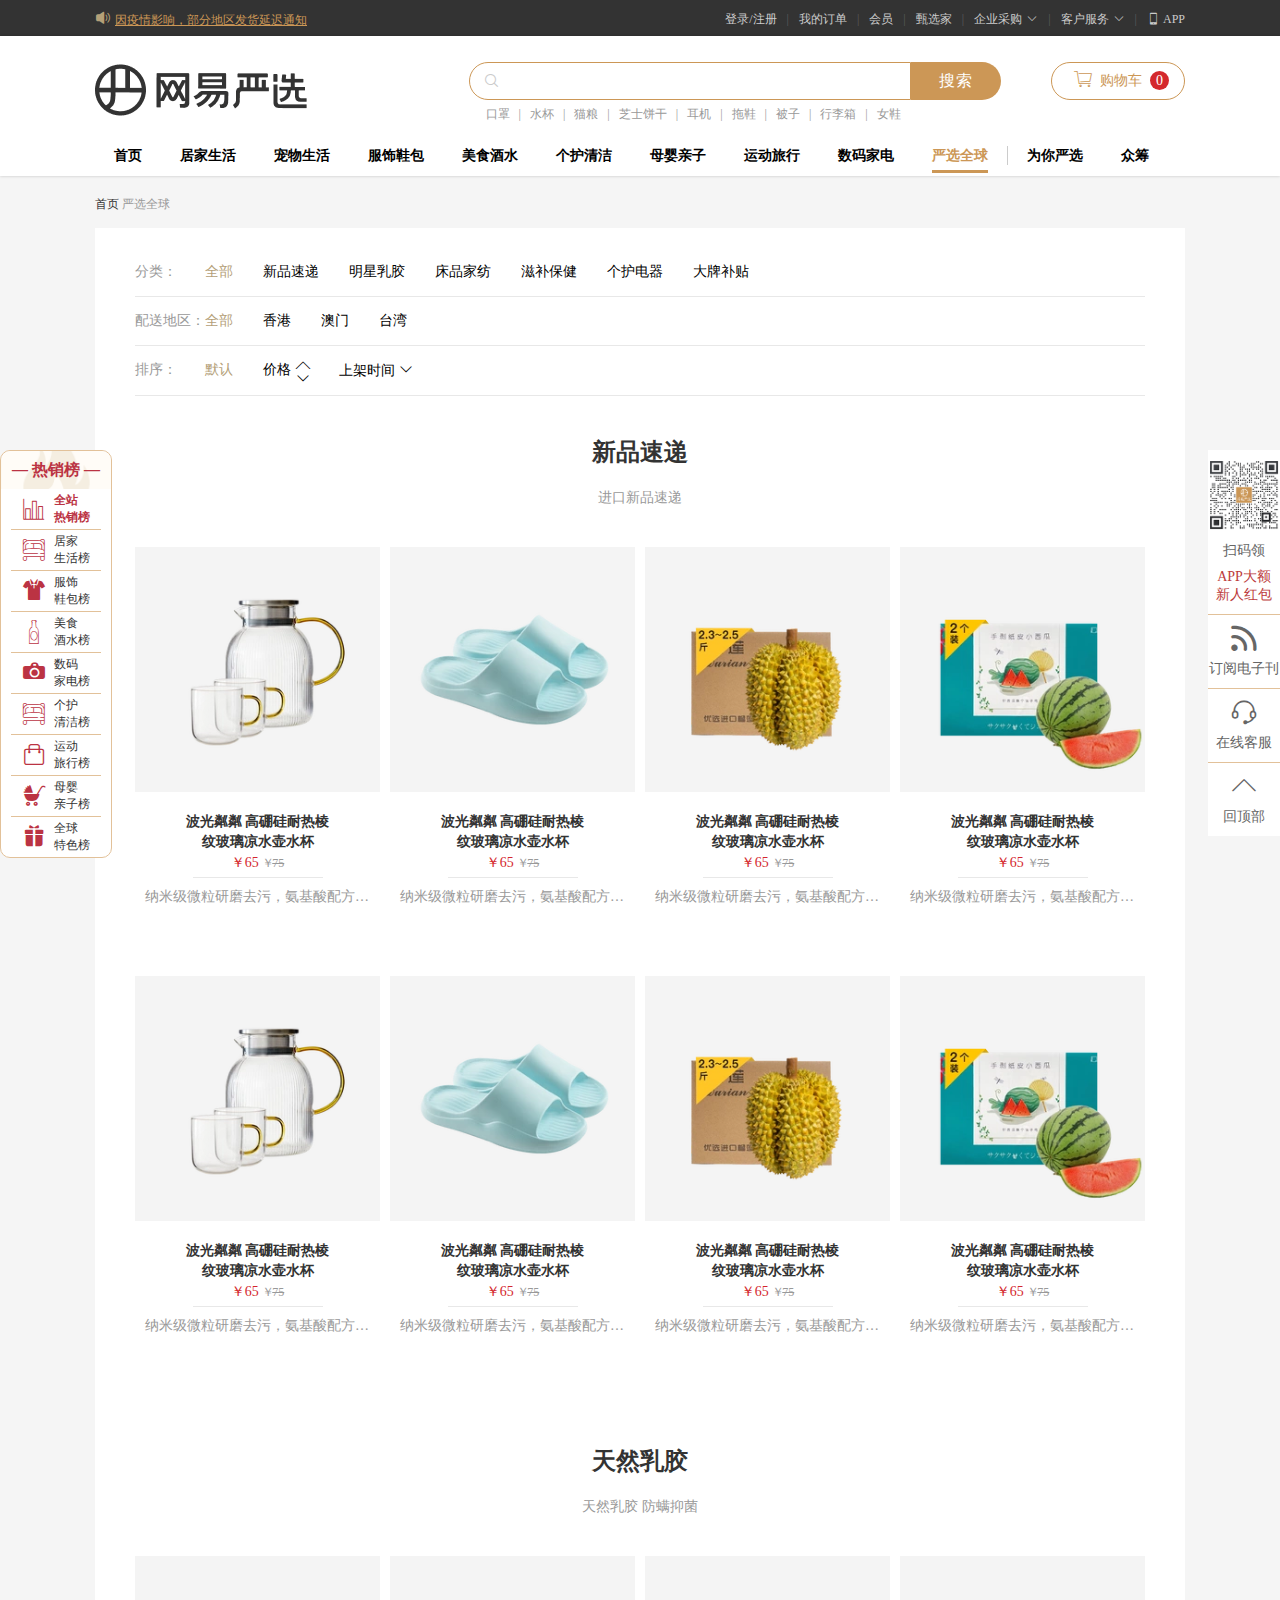
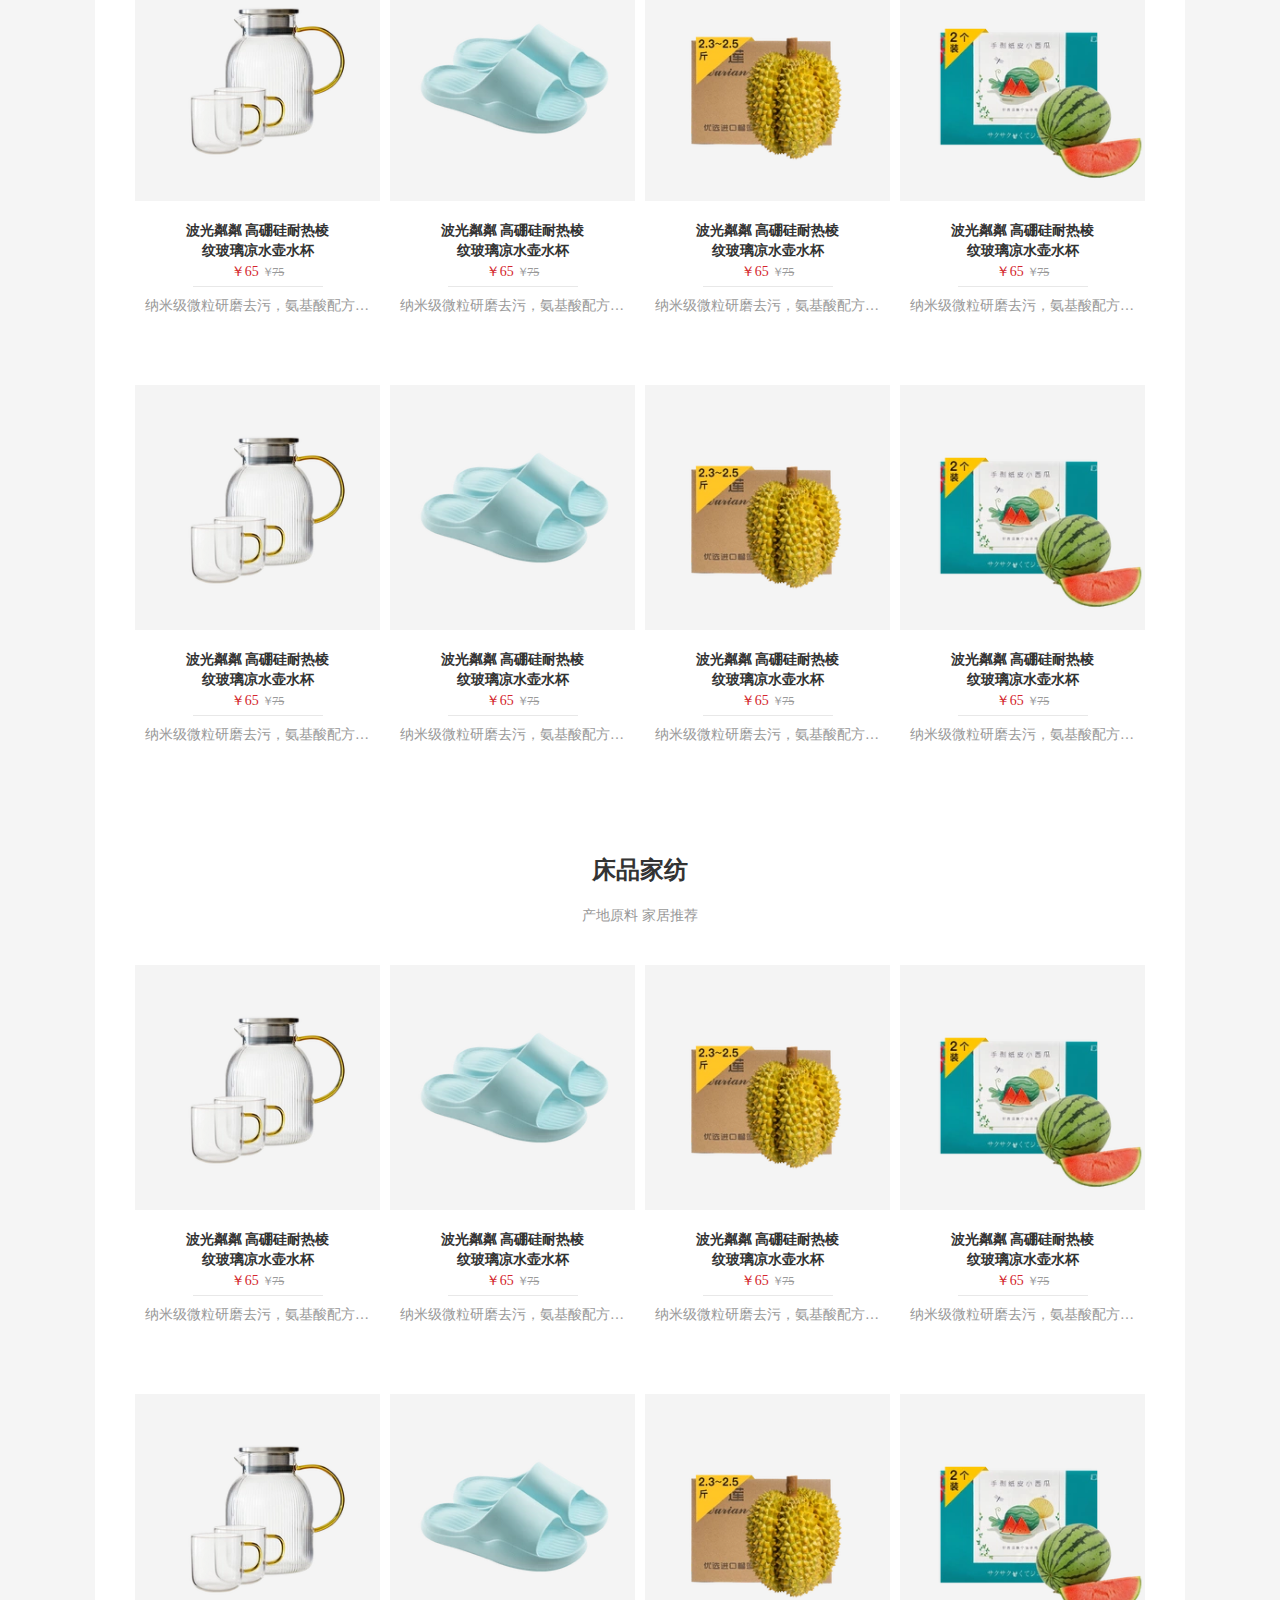
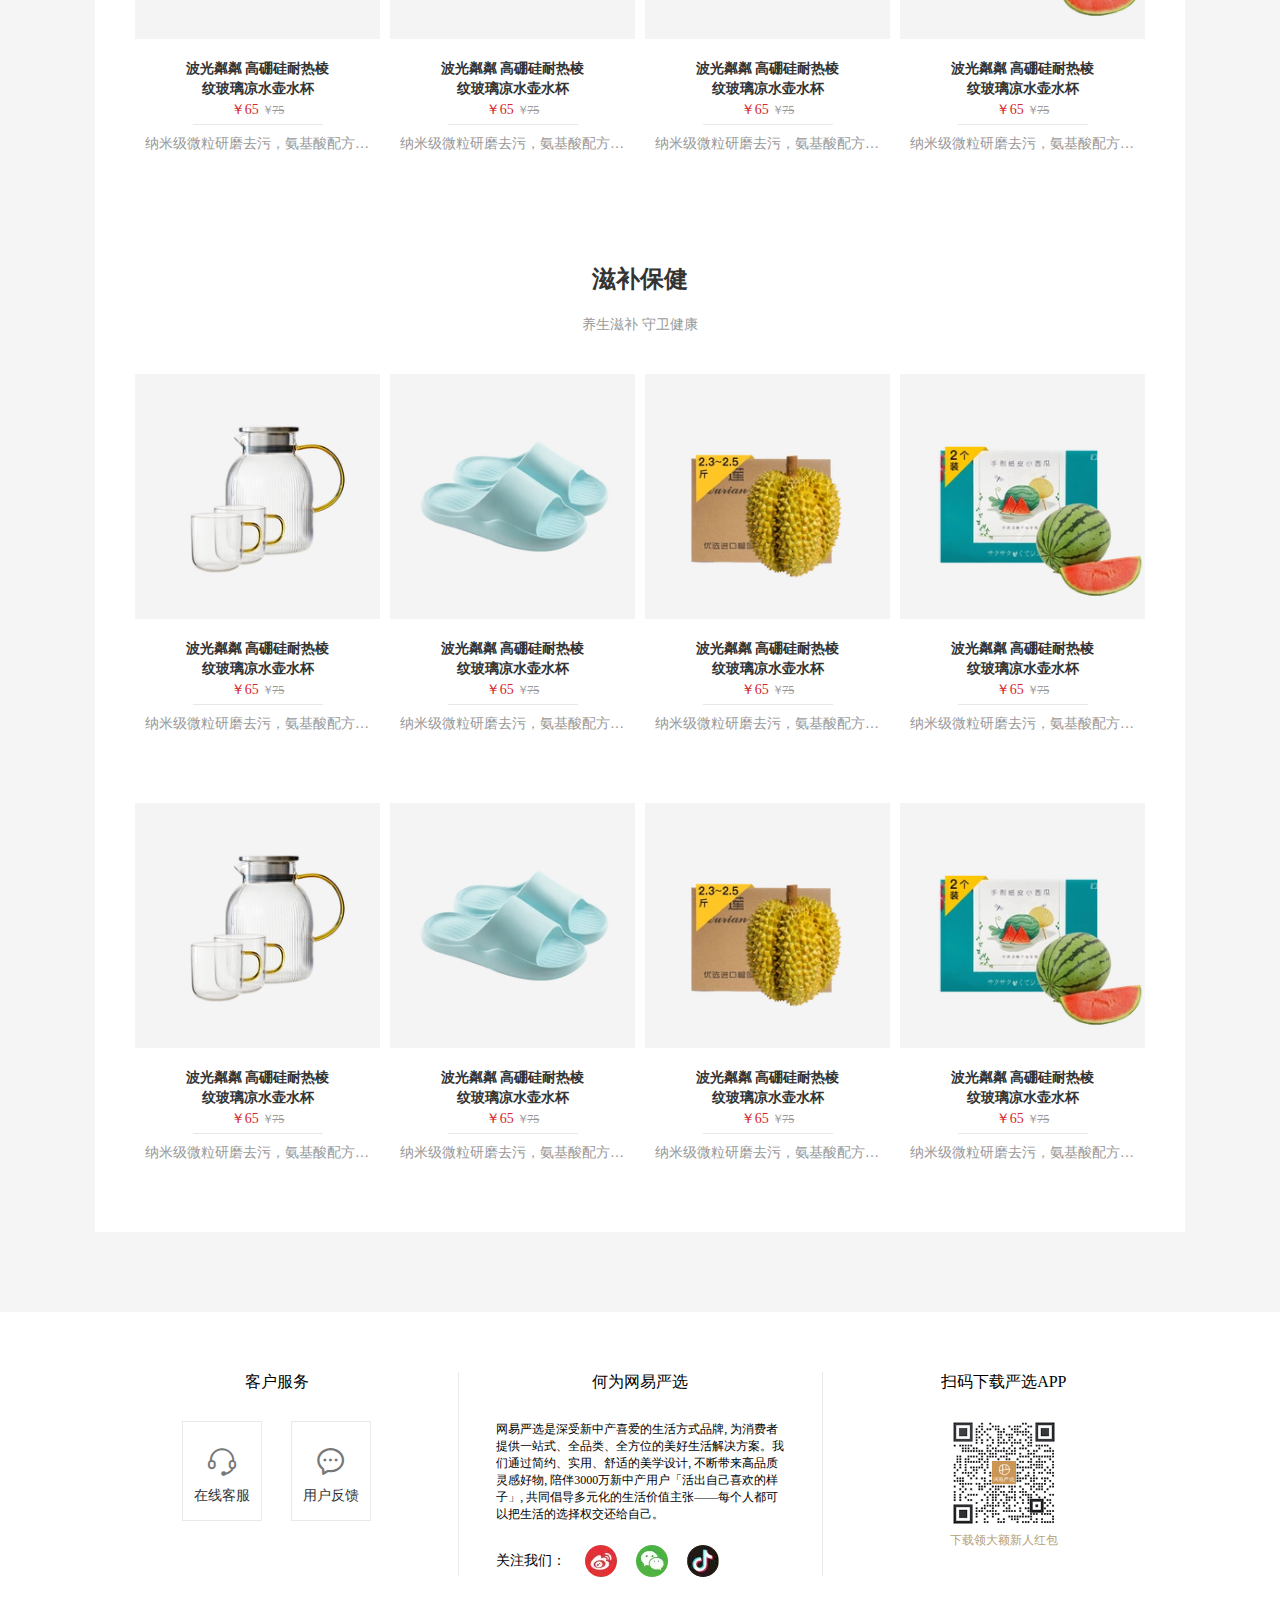
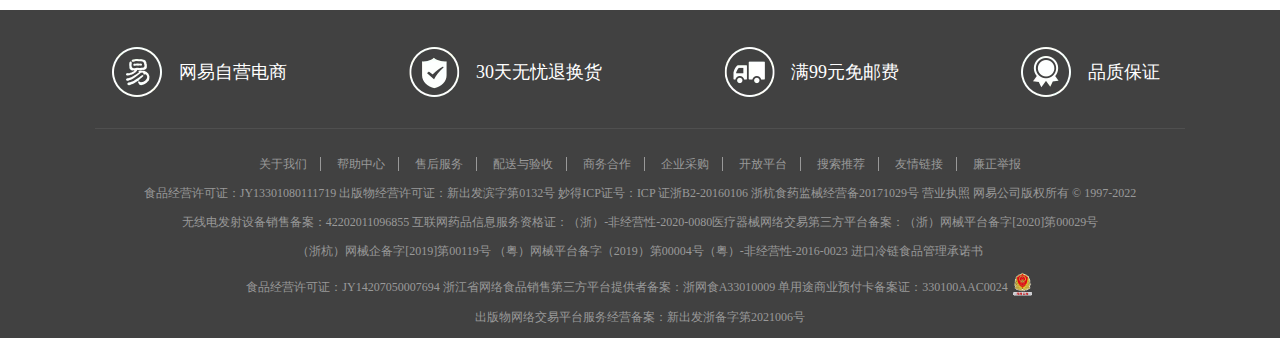
<file: goods_list.html>
<!--
 * @作者: jiaji
 * @Date: 2022-05-11
 * @FilePath: \网易严选\goods_list.html
 * @Description: 
 * 有多努力，就有多幸运
 * Copyright (c) 2022 by jiaji, All Rights Reserved. 
-->
<!DOCTYPE html>
<html lang="en">
  <head>
    <meta charset="UTF-8" />
    <meta http-equiv="X-UA-Compatible" content="IE=edge" />
    <meta name="viewport" content="width=device-width, initial-scale=1.0" />
    <link rel="shortcut icon" href="./img/favicon.ico" type="image/x-icon" />
    <title>严选全球商品列表</title>
    <link
      rel="stylesheet"
      href="http://at.alicdn.com/t/font_3393924_dnmhu8knt2h.css"
    />
    <link rel="stylesheet" href="./fonts/iconfont.css" />
    <link rel="stylesheet" href="./css/tool.css" />
    <link rel="stylesheet" href="./css/index.css" />
    <link rel="stylesheet" href="./css/goods_list.css" />
  </head>
  <body>
    <div class="all">
      <div class="side-left">
        <ul>
          <li class="side-left-list1">
            <span>—</span>
            <span>热销榜</span>
            <span>—</span>
          </li>
          <li class="side-left-list2">
            <a href="#">
              <i class="iconfont icon-shuju"></i>
              <p><span>全站</span><br /><span>热销榜</span></p>
            </a>
          </li>
          <li>
            <a href="#">
              <i class="iconfont icon-shenghuoyongpin-"></i>
              <p><span>居家</span><br /><span>生活榜</span></p>
            </a>
          </li>
          <li>
            <a href="#">
              <i class="iconfont icon-Txu"></i>
              <p><span>服饰</span><br /><span>鞋包榜</span></p>
            </a>
          </li>
          <li>
            <a href="#">
              <i class="iconfont icon-pingzi"></i>
              <p><span>美食</span><br /><span>酒水榜</span></p>
            </a>
          </li>
          <li>
            <a href="#">
              <i class="iconfont icon-zhaoxiangji"></i>
              <p><span>数码</span><br /><span>家电榜</span></p>
            </a>
          </li>
          <li>
            <a href="#">
              <i class="iconfont icon-shenghuoyongpin-"></i>
              <p><span>个护</span><br /><span>清洁榜</span></p>
            </a>
          </li>
          <li>
            <a href="#">
              <i class="iconfont icon-xiexiangbao"></i>
              <p><span>运动</span><br /><span>旅行榜</span></p>
            </a>
          </li>
          <li>
            <a href="#">
              <i class="iconfont icon-yingerche"></i>
              <p><span>母婴</span><br /><span>亲子榜</span></p>
            </a>
          </li>
          <li>
            <a href="#">
              <i class="iconfont icon-liwu"></i>
              <p><span>全球</span><br /><span>特色榜</span></p>
            </a>
          </li>
        </ul>
      </div>
      <div class="side-right">
        <ul>
          <li class="side-right-list1">
            <img src="./img/10391.png" alt="" />
            <p>扫码领</p>
            <p>APP大额新人红包</p>
          </li>
          <li class="right-block">
            <i class="iconfont icon-wifi1"></i>
            <p>订阅电子刊</p>
            <div class="side-right-none">
              <div class="side-right-container">
                <div class="none-top">严选生活美学</div>
                <div class="none-bottom clearfloat">
                  <p>订阅电子刊，第一时间获取严选最新资讯</p>
                  <input
                    type="email"
                    name=""
                    id="email"
                    placeholder="输入您的电子邮件"
                  />
                  <span>立即订阅</span>
                  <ul class="clearfloat">
                    <li>
                      <i class="iconfont icon-biaoqian_o"></i>
                      <span>专属优惠</span>
                    </li>
                    <li>
                      <i class="iconfont icon-huangguan"></i>
                      <span>尊享优先购</span>
                    </li>
                    <li>
                      <i class="iconfont icon-gouwudai"></i>
                      <span>好货不错过</span>
                    </li>
                  </ul>
                  <div class="sjx-right side-right-sjx"></div>
                </div>
              </div>
            </div>
          </li>
          <li>
            <i class="iconfont icon-kefu"></i>
            <p>在线客服</p>
          </li>
          <li>
            <i class="iconfont icon-xiangshangjiantou"></i>
            <p>回顶部</p>
          </li>
        </ul>
      </div>
      <div class="header">
        <div class="header-top">
          <div class="container clearfloat">
            <div class="header-notice">
              <i class="iconfont icon-xiaolaba"></i>
              <a href="#">因疫情影响，部分地区发货延迟通知</a>
            </div>
            <div class="header-nav">
              <ul class="clearfloat">
                <li><a href="./login.html">登录/注册</a></li>
                <li><span>|</span></li>
                <li><a href="#">我的订单</a></li>
                <li><span>|</span></li>
                <li><a href="#">会员</a></li>
                <li><span>|</span></li>
                <li><a href="#">甄选家</a></li>
                <li><span>|</span></li>
                <li>
                  <a href="#">企业采购</a>
                  <i class="iconfont icon-xiangxia"></i>
                  <div class="sjx header-nav-sjx"></div>
                  <div class="list-select">
                    <ul>
                      <li><a href="#">企业购</a></li>
                      <li><a href="#">员工福利</a></li>
                      <li><a href="#">礼品卡</a></li>
                      <li><a href="#">联系我们</a></li>
                    </ul>
                  </div>
                </li>
                <li><span>|</span></li>
                <li>
                  <a href="#">客户服务</a>
                  <i class="iconfont icon-xiangxia"></i>
                  <div class="sjx header-nav-sjx"></div>
                  <div class="list-select">
                    <ul>
                      <li><a href="#">在线客户</a></li>
                      <li><a href="#">帮助中心</a></li>
                      <li><a href="#">商务合作</a></li>
                      <li><a href="#">开放平台</a></li>
                    </ul>
                  </div>
                </li>
                <li><span>|</span></li>
                <li>
                  <i class="iconfont icon-tel"></i>
                  <a href="#">APP</a>
                  <div class="header-nav-sjx sjx"></div>
                  <div class="list-select code">
                    <ul>
                      <li><img src="./img/10391.png" alt="" /></li>
                      <li><p>下载领大额新人红包</p></li>
                    </ul>
                  </div>
                </li>
              </ul>
            </div>
          </div>
        </div>
        <div class="header-bottom">
          <div class="container">
            <div class="header-content clearfloat">
              <a href="http://you.163.com/" class="header-logo"></a>
              <div class="header-search">
                <div class="header-search-content">
                  <i class="iconfont icon-sousuo"></i>
                  <input type="text" name="" id="" />
                  <p><a href="#">搜索</a></p>
                </div>
                <ul class="header-search-nav clearfloat">
                  <li><a href="#">口罩</a></li>
                  <li><span>|</span></li>
                  <li><a href="#">水杯</a></li>
                  <li><span>|</span></li>
                  <li><a href="#">猫粮</a></li>
                  <li><span>|</span></li>
                  <li><a href="#">芝士饼干</a></li>
                  <li><span>|</span></li>
                  <li><a href="#">耳机</a></li>
                  <li><span>|</span></li>
                  <li><a href="#">拖鞋</a></li>
                  <li><span>|</span></li>
                  <li><a href="#">被子</a></li>
                  <li><span>|</span></li>
                  <li><a href="#">行李箱</a></li>
                  <li><span>|</span></li>
                  <li><a href="#">女鞋</a></li>
                </ul>
              </div>
              <a href="#" class="header-cart">
                <i class="iconfont icon-gouwuche"></i>
                <span>购物车</span>
                <span class="num">0</span>
              </a>
            </div>
            <ul class="header-list clearfloat">
              <li><a href="./index.html">首页</a></li>
              <li>
                <a href="#">居家生活</a>
                <div class="header-list-content clearfloat list1-num9">
                  <ul>
                    <li class="title">床上件套</li>
                    <li>
                      <a href="#">
                        <img src="./img/10001.webp" alt="" />
                        <span>四季款</span>
                      </a>
                    </li>
                    <li>
                      <a href="#">
                        <img src="./img/10002.webp" alt="" />
                        <span>秋冬款</span>
                      </a>
                    </li>
                    <li>
                      <a href="#">
                        <img src="./img/10003.webp" alt="" />
                        <span>床笠枕套</span>
                      </a>
                    </li>
                    <li>
                      <a href="#">
                        <img src="./img/10004.webp" alt="" />
                        <span>经典人气系列</span>
                      </a>
                    </li>
                    <li>
                      <a href="#">
                        <img src="./img/10005.webp" alt="" />
                        <span>高支轻奢系列</span>
                      </a>
                    </li>
                    <li>
                      <a href="#">
                        <img src="./img/10006.webp" alt="" />
                        <span>简约设计系列</span>
                      </a>
                    </li>
                  </ul>
                  <ul>
                    <li class="title">被枕褥毯</li>
                    <li>
                      <a href="#">
                        <img src="./img/10007.webp" alt="" />
                        <span>被子/被芯</span>
                      </a>
                    </li>
                    <li>
                      <a href="#">
                        <img src="./img/10008.webp" alt="" />
                        <span>枕头</span>
                      </a>
                    </li>
                    <li>
                      <a href="#">
                        <img src="./img/10009.webp" alt="" />
                        <span>盖毯</span>
                      </a>
                    </li>
                    <li>
                      <a href="#">
                        <img src="./img/10011.webp" alt="" />
                        <span>凉席/蚊帐</span>
                      </a>
                    </li>
                    <li>
                      <a href="#">
                        <img src="./img/10011.webp" alt="" />
                        <span>儿童床品</span>
                      </a>
                    </li>
                  </ul>
                  <ul>
                    <li class="title">收纳日用</li>
                    <li>
                      <a href="#">
                        <img src="./img/10012.webp" alt="" />
                        <span>收纳柜/箱</span>
                      </a>
                    </li>
                    <li>
                      <a href="#">
                        <img src="./img/10013.webp" alt="" />
                        <span>收纳篮/袋</span>
                      </a>
                    </li>
                    <li>
                      <a href="#">
                        <img src="./img/10014.webp" alt="" />
                        <span>衣架/净化除味</span>
                      </a>
                    </li>
                    <li>
                      <a href="#">
                        <img src="./img/10015.webp" alt="" />
                        <span>办公文具</span>
                      </a>
                    </li>
                    <li>
                      <a href="#">
                        <img src="./img/10016.webp" alt="" />
                        <span>花艺/装饰品</span>
                      </a>
                    </li>
                    <li>
                      <a href="#">
                        <img src="./img/10017.webp" alt="" />
                        <span>镜子/挂钟/香薰</span>
                      </a>
                    </li>
                    <li>
                      <a href="#">
                        <img src="./img/10018.webp" alt="" />
                        <span>趣味玩具</span>
                      </a>
                    </li>
                    <li>
                      <a href="#">
                        <img src="./img/10019.webp" alt="" />
                        <span>唱片CD</span>
                      </a>
                    </li>
                  </ul>
                  <ul>
                    <li class="title">居家布艺</li>
                    <li>
                      <a href="#">
                        <img src="./img/10020.webp" alt="" />
                        <span>毛巾/浴巾</span>
                      </a>
                    </li>
                    <li>
                      <a href="#">
                        <img src="./img/10021.webp" alt="" />
                        <span>抱枕/坐垫</span>
                      </a>
                    </li>
                    <li>
                      <a href="#">
                        <img src="./img/10022.webp" alt="" />
                        <span>地垫/地毯</span>
                      </a>
                    </li>
                    <li>
                      <a href="#">
                        <img src="./img/10023.webp" alt="" />
                        <span>其他布艺</span>
                      </a>
                    </li>
                  </ul>
                  <ul>
                    <li class="title">家具家装</li>
                    <li>
                      <a href="#">
                        <img src="./img/10024.webp" alt="" />
                        <span>床/床头柜</span>
                      </a>
                    </li>
                    <li>
                      <a href="#">
                        <img src="./img/10025.webp" alt="" />
                        <span>沙发/沙发床</span>
                      </a>
                    </li>
                    <li>
                      <a href="#">
                        <img src="./img/10026.webp" alt="" />
                        <span>休闲椅/凳</span>
                      </a>
                    </li>
                    <li>
                      <a href="#">
                        <img src="./img/10027.webp" alt="" />
                        <span>茶几/电视柜</span>
                      </a>
                    </li>
                    <li>
                      <a href="#">
                        <img src="./img/10028.webp" alt="" />
                        <span>餐桌椅</span>
                      </a>
                    </li>
                    <li>
                      <a href="#">
                        <img src="./img/10029.webp" alt="" />
                        <span>餐边柜/储物柜</span>
                      </a>
                    </li>
                    <li>
                      <a href="#">
                        <img src="./img/10030.webp" alt="" />
                        <span>鞋架/衣帽架</span>
                      </a>
                    </li>
                    <li>
                      <a href="#">
                        <img src="./img/10031.webp" alt="" />
                        <span>卫浴净水</span>
                      </a>
                    </li>
                  </ul>
                  <ul>
                    <li class="title">收纳日用</li>
                    <li>
                      <a href="#">
                        <img src="./img/10012.webp" alt="" />
                        <span>收纳柜/箱</span>
                      </a>
                    </li>
                    <li>
                      <a href="#">
                        <img src="./img/10013.webp" alt="" />
                        <span>收纳篮/袋</span>
                      </a>
                    </li>
                    <li>
                      <a href="#">
                        <img src="./img/10014.webp" alt="" />
                        <span>衣架/净化除味</span>
                      </a>
                    </li>
                    <li>
                      <a href="#">
                        <img src="./img/10015.webp" alt="" />
                        <span>办公文具</span>
                      </a>
                    </li>
                    <li>
                      <a href="#">
                        <img src="./img/10016.webp" alt="" />
                        <span>花艺/装饰品</span>
                      </a>
                    </li>
                    <li>
                      <a href="#">
                        <img src="./img/10017.webp" alt="" />
                        <span>镜子/挂钟/香薰</span>
                      </a>
                    </li>
                    <li>
                      <a href="#">
                        <img src="./img/10018.webp" alt="" />
                        <span>趣味玩具</span>
                      </a>
                    </li>
                    <li>
                      <a href="#">
                        <img src="./img/10019.webp" alt="" />
                        <span>唱片CD</span>
                      </a>
                    </li>
                  </ul>
                  <ul>
                    <li class="title">居家布艺</li>
                    <li>
                      <a href="#">
                        <img src="./img/10020.webp" alt="" />
                        <span>毛巾/浴巾</span>
                      </a>
                    </li>
                    <li>
                      <a href="#">
                        <img src="./img/10021.webp" alt="" />
                        <span>抱枕/坐垫</span>
                      </a>
                    </li>
                    <li>
                      <a href="#">
                        <img src="./img/10022.webp" alt="" />
                        <span>地垫/地毯</span>
                      </a>
                    </li>
                    <li>
                      <a href="#">
                        <img src="./img/10023.webp" alt="" />
                        <span>其他布艺</span>
                      </a>
                    </li>
                  </ul>
                  <ul>
                    <li class="title">居家布艺</li>
                    <li>
                      <a href="#">
                        <img src="./img/10020.webp" alt="" />
                        <span>毛巾/浴巾</span>
                      </a>
                    </li>
                    <li>
                      <a href="#">
                        <img src="./img/10021.webp" alt="" />
                        <span>抱枕/坐垫</span>
                      </a>
                    </li>
                    <li>
                      <a href="#">
                        <img src="./img/10022.webp" alt="" />
                        <span>地垫/地毯</span>
                      </a>
                    </li>
                    <li>
                      <a href="#">
                        <img src="./img/10023.webp" alt="" />
                        <span>其他布艺</span>
                      </a>
                    </li>
                  </ul>
                  <ul>
                    <li class="title">家具家装</li>
                    <li>
                      <a href="#">
                        <img src="./img/10024.webp" alt="" />
                        <span>床/床头柜</span>
                      </a>
                    </li>
                    <li>
                      <a href="#">
                        <img src="./img/10025.webp" alt="" />
                        <span>沙发/沙发床</span>
                      </a>
                    </li>
                    <li>
                      <a href="#">
                        <img src="./img/10026.webp" alt="" />
                        <span>休闲椅/凳</span>
                      </a>
                    </li>
                    <li>
                      <a href="#">
                        <img src="./img/10027.webp" alt="" />
                        <span>茶几/电视柜</span>
                      </a>
                    </li>
                    <li>
                      <a href="#">
                        <img src="./img/10028.webp" alt="" />
                        <span>餐桌椅</span>
                      </a>
                    </li>
                    <li>
                      <a href="#">
                        <img src="./img/10029.webp" alt="" />
                        <span>餐边柜/储物柜</span>
                      </a>
                    </li>
                    <li>
                      <a href="#">
                        <img src="./img/10030.webp" alt="" />
                        <span>鞋架/衣帽架</span>
                      </a>
                    </li>
                    <li>
                      <a href="#">
                        <img src="./img/10031.webp" alt="" />
                        <span>卫浴净水</span>
                      </a>
                    </li>
                  </ul>
                </div>
              </li>
              <li>
                <a href="#">宠物生活</a>
                <div class="header-list-content clearfloat list2-num7">
                  <ul>
                    <li class="title">床上件套</li>
                    <li>
                      <a href="#">
                        <img src="./img/10001.webp" alt="" />
                        <span>四季款</span>
                      </a>
                    </li>
                    <li>
                      <a href="#">
                        <img src="./img/10002.webp" alt="" />
                        <span>秋冬款</span>
                      </a>
                    </li>
                    <li>
                      <a href="#">
                        <img src="./img/10003.webp" alt="" />
                        <span>床笠枕套</span>
                      </a>
                    </li>
                    <li>
                      <a href="#">
                        <img src="./img/10004.webp" alt="" />
                        <span>经典人气系列</span>
                      </a>
                    </li>
                    <li>
                      <a href="#">
                        <img src="./img/10005.webp" alt="" />
                        <span>高支轻奢系列</span>
                      </a>
                    </li>
                    <li>
                      <a href="#">
                        <img src="./img/10006.webp" alt="" />
                        <span>简约设计系列</span>
                      </a>
                    </li>
                  </ul>
                  <ul>
                    <li class="title">被枕褥毯</li>
                    <li>
                      <a href="#">
                        <img src="./img/10007.webp" alt="" />
                        <span>被子/被芯</span>
                      </a>
                    </li>
                    <li>
                      <a href="#">
                        <img src="./img/10008.webp" alt="" />
                        <span>枕头</span>
                      </a>
                    </li>
                    <li>
                      <a href="#">
                        <img src="./img/10009.webp" alt="" />
                        <span>盖毯</span>
                      </a>
                    </li>
                    <li>
                      <a href="#">
                        <img src="./img/10011.webp" alt="" />
                        <span>凉席/蚊帐</span>
                      </a>
                    </li>
                    <li>
                      <a href="#">
                        <img src="./img/10011.webp" alt="" />
                        <span>儿童床品</span>
                      </a>
                    </li>
                  </ul>
                  <ul>
                    <li class="title">收纳日用</li>
                    <li>
                      <a href="#">
                        <img src="./img/10012.webp" alt="" />
                        <span>收纳柜/箱</span>
                      </a>
                    </li>
                    <li>
                      <a href="#">
                        <img src="./img/10013.webp" alt="" />
                        <span>收纳篮/袋</span>
                      </a>
                    </li>
                    <li>
                      <a href="#">
                        <img src="./img/10014.webp" alt="" />
                        <span>衣架/净化除味</span>
                      </a>
                    </li>
                    <li>
                      <a href="#">
                        <img src="./img/10015.webp" alt="" />
                        <span>办公文具</span>
                      </a>
                    </li>
                    <li>
                      <a href="#">
                        <img src="./img/10016.webp" alt="" />
                        <span>花艺/装饰品</span>
                      </a>
                    </li>
                    <li>
                      <a href="#">
                        <img src="./img/10017.webp" alt="" />
                        <span>镜子/挂钟/香薰</span>
                      </a>
                    </li>
                    <li>
                      <a href="#">
                        <img src="./img/10018.webp" alt="" />
                        <span>趣味玩具</span>
                      </a>
                    </li>
                    <li>
                      <a href="#">
                        <img src="./img/10019.webp" alt="" />
                        <span>唱片CD</span>
                      </a>
                    </li>
                  </ul>
                  <ul>
                    <li class="title">居家布艺</li>
                    <li>
                      <a href="#">
                        <img src="./img/10020.webp" alt="" />
                        <span>毛巾/浴巾</span>
                      </a>
                    </li>
                    <li>
                      <a href="#">
                        <img src="./img/10021.webp" alt="" />
                        <span>抱枕/坐垫</span>
                      </a>
                    </li>
                    <li>
                      <a href="#">
                        <img src="./img/10022.webp" alt="" />
                        <span>地垫/地毯</span>
                      </a>
                    </li>
                    <li>
                      <a href="#">
                        <img src="./img/10023.webp" alt="" />
                        <span>其他布艺</span>
                      </a>
                    </li>
                  </ul>
                  <ul>
                    <li class="title">家具家装</li>
                    <li>
                      <a href="#">
                        <img src="./img/10024.webp" alt="" />
                        <span>床/床头柜</span>
                      </a>
                    </li>
                    <li>
                      <a href="#">
                        <img src="./img/10025.webp" alt="" />
                        <span>沙发/沙发床</span>
                      </a>
                    </li>
                    <li>
                      <a href="#">
                        <img src="./img/10026.webp" alt="" />
                        <span>休闲椅/凳</span>
                      </a>
                    </li>
                    <li>
                      <a href="#">
                        <img src="./img/10027.webp" alt="" />
                        <span>茶几/电视柜</span>
                      </a>
                    </li>
                    <li>
                      <a href="#">
                        <img src="./img/10028.webp" alt="" />
                        <span>餐桌椅</span>
                      </a>
                    </li>
                    <li>
                      <a href="#">
                        <img src="./img/10029.webp" alt="" />
                        <span>餐边柜/储物柜</span>
                      </a>
                    </li>
                    <li>
                      <a href="#">
                        <img src="./img/10030.webp" alt="" />
                        <span>鞋架/衣帽架</span>
                      </a>
                    </li>
                    <li>
                      <a href="#">
                        <img src="./img/10031.webp" alt="" />
                        <span>卫浴净水</span>
                      </a>
                    </li>
                  </ul>
                  <ul>
                    <li class="title">收纳日用</li>
                    <li>
                      <a href="#">
                        <img src="./img/10012.webp" alt="" />
                        <span>收纳柜/箱</span>
                      </a>
                    </li>
                    <li>
                      <a href="#">
                        <img src="./img/10013.webp" alt="" />
                        <span>收纳篮/袋</span>
                      </a>
                    </li>
                    <li>
                      <a href="#">
                        <img src="./img/10014.webp" alt="" />
                        <span>衣架/净化除味</span>
                      </a>
                    </li>
                    <li>
                      <a href="#">
                        <img src="./img/10015.webp" alt="" />
                        <span>办公文具</span>
                      </a>
                    </li>
                    <li>
                      <a href="#">
                        <img src="./img/10016.webp" alt="" />
                        <span>花艺/装饰品</span>
                      </a>
                    </li>
                    <li>
                      <a href="#">
                        <img src="./img/10017.webp" alt="" />
                        <span>镜子/挂钟/香薰</span>
                      </a>
                    </li>
                    <li>
                      <a href="#">
                        <img src="./img/10018.webp" alt="" />
                        <span>趣味玩具</span>
                      </a>
                    </li>
                    <li>
                      <a href="#">
                        <img src="./img/10019.webp" alt="" />
                        <span>唱片CD</span>
                      </a>
                    </li>
                  </ul>
                  <ul>
                    <li class="title">居家布艺</li>
                    <li>
                      <a href="#">
                        <img src="./img/10020.webp" alt="" />
                        <span>毛巾/浴巾</span>
                      </a>
                    </li>
                    <li>
                      <a href="#">
                        <img src="./img/10021.webp" alt="" />
                        <span>抱枕/坐垫</span>
                      </a>
                    </li>
                    <li>
                      <a href="#">
                        <img src="./img/10022.webp" alt="" />
                        <span>地垫/地毯</span>
                      </a>
                    </li>
                    <li>
                      <a href="#">
                        <img src="./img/10023.webp" alt="" />
                        <span>其他布艺</span>
                      </a>
                    </li>
                  </ul>
                </div>
              </li>
              <li>
                <a href="#">服饰鞋包</a>
                <div class="header-list-content clearfloat list3-num3">
                  <ul>
                    <li class="title">床上件套</li>
                    <li>
                      <a href="#">
                        <img src="./img/10001.webp" alt="" />
                        <span>四季款</span>
                      </a>
                    </li>
                    <li>
                      <a href="#">
                        <img src="./img/10002.webp" alt="" />
                        <span>秋冬款</span>
                      </a>
                    </li>
                    <li>
                      <a href="#">
                        <img src="./img/10003.webp" alt="" />
                        <span>床笠枕套</span>
                      </a>
                    </li>
                    <li>
                      <a href="#">
                        <img src="./img/10004.webp" alt="" />
                        <span>经典人气系列</span>
                      </a>
                    </li>
                    <li>
                      <a href="#">
                        <img src="./img/10005.webp" alt="" />
                        <span>高支轻奢系列</span>
                      </a>
                    </li>
                    <li>
                      <a href="#">
                        <img src="./img/10006.webp" alt="" />
                        <span>简约设计系列</span>
                      </a>
                    </li>
                  </ul>
                  <ul>
                    <li class="title">被枕褥毯</li>
                    <li>
                      <a href="#">
                        <img src="./img/10007.webp" alt="" />
                        <span>被子/被芯</span>
                      </a>
                    </li>
                    <li>
                      <a href="#">
                        <img src="./img/10008.webp" alt="" />
                        <span>枕头</span>
                      </a>
                    </li>
                    <li>
                      <a href="#">
                        <img src="./img/10009.webp" alt="" />
                        <span>盖毯</span>
                      </a>
                    </li>
                    <li>
                      <a href="#">
                        <img src="./img/10011.webp" alt="" />
                        <span>凉席/蚊帐</span>
                      </a>
                    </li>
                    <li>
                      <a href="#">
                        <img src="./img/10011.webp" alt="" />
                        <span>儿童床品</span>
                      </a>
                    </li>
                  </ul>
                  <ul>
                    <li class="title">收纳日用</li>
                    <li>
                      <a href="#">
                        <img src="./img/10012.webp" alt="" />
                        <span>收纳柜/箱</span>
                      </a>
                    </li>
                    <li>
                      <a href="#">
                        <img src="./img/10013.webp" alt="" />
                        <span>收纳篮/袋</span>
                      </a>
                    </li>
                    <li>
                      <a href="#">
                        <img src="./img/10014.webp" alt="" />
                        <span>衣架/净化除味</span>
                      </a>
                    </li>
                    <li>
                      <a href="#">
                        <img src="./img/10015.webp" alt="" />
                        <span>办公文具</span>
                      </a>
                    </li>
                    <li>
                      <a href="#">
                        <img src="./img/10016.webp" alt="" />
                        <span>花艺/装饰品</span>
                      </a>
                    </li>
                    <li>
                      <a href="#">
                        <img src="./img/10017.webp" alt="" />
                        <span>镜子/挂钟/香薰</span>
                      </a>
                    </li>
                    <li>
                      <a href="#">
                        <img src="./img/10018.webp" alt="" />
                        <span>趣味玩具</span>
                      </a>
                    </li>
                    <li>
                      <a href="#">
                        <img src="./img/10019.webp" alt="" />
                        <span>唱片CD</span>
                      </a>
                    </li>
                  </ul>
                </div>
              </li>
              <li><a href="#">美食酒水</a></li>
              <li><a href="#">个护清洁</a></li>
              <li><a href="#">母婴亲子</a></li>
              <li><a href="#">运动旅行</a></li>
              <li><a href="#">数码家电</a></li>
              <li class="border-right active"><a href="#">严选全球</a></li>
              <li><a href="#">为你严选</a></li>
              <li><a href="#">众筹</a></li>
            </ul>
          </div>
        </div>
      </div>
      <div class="index">
        <div class="container">
          <p class="path">
            <span class="path-index">首页</span>
            <span class="iconfont icon-xiaoxiangyou"></span>
            <span>严选全球</span>
          </p>
          <div class="page">
            <div class="page-top">
              <div class="tag clearfloat">
                <p class="tag-one">分类：</p>
                <p class="tag-active">全部</p>
                <p>新品速递</p>
                <p>明星乳胶</p>
                <p>床品家纺</p>
                <p>滋补保健</p>
                <p>个护电器</p>
                <p>大牌补贴</p>
              </div>
              <div class="tag clearfloat">
                <p class="tag-one">配送地区：</p>
                <p class="tag-active">全部</p>
                <p>香港</p>
                <p>澳门</p>
                <p>台湾</p>
              </div>
              <div class="tag clearfloat">
                <p class="tag-one">排序：</p>
                <p class="tag-active">默认</p>
                <p>
                  价格
                  <span class="sort">
                    <i class="iconfont icon-xiangshangjiantou"></i>
                    <i class="iconfont icon-xiangxia"></i>
                  </span>
                </p>
                <p>
                  上架时间
                  <i class="iconfont icon-xiangxia"></i>
                </p>
              </div>
            </div>
            <div class="page-content">
              <div class="content-title">
                <p>新品速递</p>
                <span>进口新品速递</span>
              </div>
              <ul class="goods-list clearfloat">
                <li>
                  <a href="./goods_info.html">
                    <div class="goods-photo">
                      <img class="block" src="./img/10276.webp" alt="" />
                      <img class="none" src="./img/10277.webp" alt="" />
                    </div>
                    <p class="goods-info">波光粼粼 高硼硅耐热棱纹玻璃凉水壶水杯</p>
                    <div class="price">
                      <span>￥65</span>
                      <span>￥<del>75</del></span>
                    </div>
                    <div class="line"></div>
                    <div class="brief">纳米级微粒研磨去污，氨基酸配方修护牙周健康</div>
                  </a>
                </li>
                <li>
                  <a href="#">
                    <div class="goods-photo">
                      <img class="block" src="./img/10278.webp" alt="" />
                      <img class="none" src="./img/10279.webp" alt="" />
                    </div>
                    <p class="goods-info">波光粼粼 高硼硅耐热棱纹玻璃凉水壶水杯</p>
                    <div class="price">
                      <span>￥65</span>
                      <span>￥<del>75</del></span>
                    </div>
                    <div class="line"></div>
                    <div class="brief">纳米级微粒研磨去污，氨基酸配方修护牙周健康</div>
                  </a>
                </li>
                <li>
                  <a href="#">
                    <div class="goods-photo">
                      <img class="block" src="./img/10280.webp" alt="" />
                      <img class="none" src="./img/10281.webp" alt="" />
                    </div>
                    <p class="goods-info">波光粼粼 高硼硅耐热棱纹玻璃凉水壶水杯</p>
                    <div class="price">
                      <span>￥65</span>
                      <span>￥<del>75</del></span>
                    </div>
                    <div class="line"></div>
                    <div class="brief">纳米级微粒研磨去污，氨基酸配方修护牙周健康</div>
                  </a>
                </li>
                <li>
                  <a href="#">
                    <div class="goods-photo">
                      <img class="block" src="./img/10282.webp" alt="" />
                      <img class="none" src="./img/10283.webp" alt="" />
                    </div>
                    <p class="goods-info">波光粼粼 高硼硅耐热棱纹玻璃凉水壶水杯</p>
                    <div class="price">
                      <span>￥65</span>
                      <span>￥<del>75</del></span>
                    </div>
                    <div class="line"></div>
                    <div class="brief">纳米级微粒研磨去污，氨基酸配方修护牙周健康</div>
                  </a>
                </li>
                
              </ul>
              <ul class="goods-list clearfloat">
                <li>
                  <a href="#">
                    <div class="goods-photo">
                      <img class="block" src="./img/10276.webp" alt="" />
                      <img class="none" src="./img/10277.webp" alt="" />
                    </div>
                    <p class="goods-info">波光粼粼 高硼硅耐热棱纹玻璃凉水壶水杯</p>
                    <div class="price">
                      <span>￥65</span>
                      <span>￥<del>75</del></span>
                    </div>
                    <div class="line"></div>
                    <div class="brief">纳米级微粒研磨去污，氨基酸配方修护牙周健康</div>
                  </a>
                </li>
                <li>
                  <a href="#">
                    <div class="goods-photo">
                      <img class="block" src="./img/10278.webp" alt="" />
                      <img class="none" src="./img/10279.webp" alt="" />
                    </div>
                    <p class="goods-info">波光粼粼 高硼硅耐热棱纹玻璃凉水壶水杯</p>
                    <div class="price">
                      <span>￥65</span>
                      <span>￥<del>75</del></span>
                    </div>
                    <div class="line"></div>
                    <div class="brief">纳米级微粒研磨去污，氨基酸配方修护牙周健康</div>
                  </a>
                </li>
                <li>
                  <a href="#">
                    <div class="goods-photo">
                      <img class="block" src="./img/10280.webp" alt="" />
                      <img class="none" src="./img/10281.webp" alt="" />
                    </div>
                    <p class="goods-info">波光粼粼 高硼硅耐热棱纹玻璃凉水壶水杯</p>
                    <div class="price">
                      <span>￥65</span>
                      <span>￥<del>75</del></span>
                    </div>
                    <div class="line"></div>
                    <div class="brief">纳米级微粒研磨去污，氨基酸配方修护牙周健康</div>
                  </a>
                </li>
                <li>
                  <a href="#">
                    <div class="goods-photo">
                      <img class="block" src="./img/10282.webp" alt="" />
                      <img class="none" src="./img/10283.webp" alt="" />
                    </div>
                    <p class="goods-info">波光粼粼 高硼硅耐热棱纹玻璃凉水壶水杯</p>
                    <div class="price">
                      <span>￥65</span>
                      <span>￥<del>75</del></span>
                    </div>
                    <div class="line"></div>
                    <div class="brief">纳米级微粒研磨去污，氨基酸配方修护牙周健康</div>
                  </a>
                </li>
                
              </ul>
            </div>
            <div class="page-content">
              <div class="content-title">
                <p>天然乳胶</p>
                <span>天然乳胶 防螨抑菌</span>
              </div>
              <ul class="goods-list clearfloat">
                <li>
                  <a href="#">
                    <div class="goods-photo">
                      <img class="block" src="./img/10276.webp" alt="" />
                      <img class="none" src="./img/10277.webp" alt="" />
                    </div>
                    <p class="goods-info">波光粼粼 高硼硅耐热棱纹玻璃凉水壶水杯</p>
                    <div class="price">
                      <span>￥65</span>
                      <span>￥<del>75</del></span>
                    </div>
                    <div class="line"></div>
                    <div class="brief">纳米级微粒研磨去污，氨基酸配方修护牙周健康</div>
                  </a>
                </li>
                <li>
                  <a href="#">
                    <div class="goods-photo">
                      <img class="block" src="./img/10278.webp" alt="" />
                      <img class="none" src="./img/10279.webp" alt="" />
                    </div>
                    <p class="goods-info">波光粼粼 高硼硅耐热棱纹玻璃凉水壶水杯</p>
                    <div class="price">
                      <span>￥65</span>
                      <span>￥<del>75</del></span>
                    </div>
                    <div class="line"></div>
                    <div class="brief">纳米级微粒研磨去污，氨基酸配方修护牙周健康</div>
                  </a>
                </li>
                <li>
                  <a href="#">
                    <div class="goods-photo">
                      <img class="block" src="./img/10280.webp" alt="" />
                      <img class="none" src="./img/10281.webp" alt="" />
                    </div>
                    <p class="goods-info">波光粼粼 高硼硅耐热棱纹玻璃凉水壶水杯</p>
                    <div class="price">
                      <span>￥65</span>
                      <span>￥<del>75</del></span>
                    </div>
                    <div class="line"></div>
                    <div class="brief">纳米级微粒研磨去污，氨基酸配方修护牙周健康</div>
                  </a>
                </li>
                <li>
                  <a href="#">
                    <div class="goods-photo">
                      <img class="block" src="./img/10282.webp" alt="" />
                      <img class="none" src="./img/10283.webp" alt="" />
                    </div>
                    <p class="goods-info">波光粼粼 高硼硅耐热棱纹玻璃凉水壶水杯</p>
                    <div class="price">
                      <span>￥65</span>
                      <span>￥<del>75</del></span>
                    </div>
                    <div class="line"></div>
                    <div class="brief">纳米级微粒研磨去污，氨基酸配方修护牙周健康</div>
                  </a>
                </li>
                
              </ul>
              <ul class="goods-list clearfloat">
                <li>
                  <a href="#">
                    <div class="goods-photo">
                      <img class="block" src="./img/10276.webp" alt="" />
                      <img class="none" src="./img/10277.webp" alt="" />
                    </div>
                    <p class="goods-info">波光粼粼 高硼硅耐热棱纹玻璃凉水壶水杯</p>
                    <div class="price">
                      <span>￥65</span>
                      <span>￥<del>75</del></span>
                    </div>
                    <div class="line"></div>
                    <div class="brief">纳米级微粒研磨去污，氨基酸配方修护牙周健康</div>
                  </a>
                </li>
                <li>
                  <a href="#">
                    <div class="goods-photo">
                      <img class="block" src="./img/10278.webp" alt="" />
                      <img class="none" src="./img/10279.webp" alt="" />
                    </div>
                    <p class="goods-info">波光粼粼 高硼硅耐热棱纹玻璃凉水壶水杯</p>
                    <div class="price">
                      <span>￥65</span>
                      <span>￥<del>75</del></span>
                    </div>
                    <div class="line"></div>
                    <div class="brief">纳米级微粒研磨去污，氨基酸配方修护牙周健康</div>
                  </a>
                </li>
                <li>
                  <a href="#">
                    <div class="goods-photo">
                      <img class="block" src="./img/10280.webp" alt="" />
                      <img class="none" src="./img/10281.webp" alt="" />
                    </div>
                    <p class="goods-info">波光粼粼 高硼硅耐热棱纹玻璃凉水壶水杯</p>
                    <div class="price">
                      <span>￥65</span>
                      <span>￥<del>75</del></span>
                    </div>
                    <div class="line"></div>
                    <div class="brief">纳米级微粒研磨去污，氨基酸配方修护牙周健康</div>
                  </a>
                </li>
                <li>
                  <a href="#">
                    <div class="goods-photo">
                      <img class="block" src="./img/10282.webp" alt="" />
                      <img class="none" src="./img/10283.webp" alt="" />
                    </div>
                    <p class="goods-info">波光粼粼 高硼硅耐热棱纹玻璃凉水壶水杯</p>
                    <div class="price">
                      <span>￥65</span>
                      <span>￥<del>75</del></span>
                    </div>
                    <div class="line"></div>
                    <div class="brief">纳米级微粒研磨去污，氨基酸配方修护牙周健康</div>
                  </a>
                </li>
                
              </ul>
            </div>
            <div class="page-content">
              <div class="content-title">
                <p>床品家纺</p>
                <span>产地原料 家居推荐</span>
              </div>
              <ul class="goods-list clearfloat">
                <li>
                  <a href="#">
                    <div class="goods-photo">
                      <img class="block" src="./img/10276.webp" alt="" />
                      <img class="none" src="./img/10277.webp" alt="" />
                    </div>
                    <p class="goods-info">波光粼粼 高硼硅耐热棱纹玻璃凉水壶水杯</p>
                    <div class="price">
                      <span>￥65</span>
                      <span>￥<del>75</del></span>
                    </div>
                    <div class="line"></div>
                    <div class="brief">纳米级微粒研磨去污，氨基酸配方修护牙周健康</div>
                  </a>
                </li>
                <li>
                  <a href="#">
                    <div class="goods-photo">
                      <img class="block" src="./img/10278.webp" alt="" />
                      <img class="none" src="./img/10279.webp" alt="" />
                    </div>
                    <p class="goods-info">波光粼粼 高硼硅耐热棱纹玻璃凉水壶水杯</p>
                    <div class="price">
                      <span>￥65</span>
                      <span>￥<del>75</del></span>
                    </div>
                    <div class="line"></div>
                    <div class="brief">纳米级微粒研磨去污，氨基酸配方修护牙周健康</div>
                  </a>
                </li>
                <li>
                  <a href="#">
                    <div class="goods-photo">
                      <img class="block" src="./img/10280.webp" alt="" />
                      <img class="none" src="./img/10281.webp" alt="" />
                    </div>
                    <p class="goods-info">波光粼粼 高硼硅耐热棱纹玻璃凉水壶水杯</p>
                    <div class="price">
                      <span>￥65</span>
                      <span>￥<del>75</del></span>
                    </div>
                    <div class="line"></div>
                    <div class="brief">纳米级微粒研磨去污，氨基酸配方修护牙周健康</div>
                  </a>
                </li>
                <li>
                  <a href="#">
                    <div class="goods-photo">
                      <img class="block" src="./img/10282.webp" alt="" />
                      <img class="none" src="./img/10283.webp" alt="" />
                    </div>
                    <p class="goods-info">波光粼粼 高硼硅耐热棱纹玻璃凉水壶水杯</p>
                    <div class="price">
                      <span>￥65</span>
                      <span>￥<del>75</del></span>
                    </div>
                    <div class="line"></div>
                    <div class="brief">纳米级微粒研磨去污，氨基酸配方修护牙周健康</div>
                  </a>
                </li>
                
              </ul>
              <ul class="goods-list clearfloat">
                <li>
                  <a href="#">
                    <div class="goods-photo">
                      <img class="block" src="./img/10276.webp" alt="" />
                      <img class="none" src="./img/10277.webp" alt="" />
                    </div>
                    <p class="goods-info">波光粼粼 高硼硅耐热棱纹玻璃凉水壶水杯</p>
                    <div class="price">
                      <span>￥65</span>
                      <span>￥<del>75</del></span>
                    </div>
                    <div class="line"></div>
                    <div class="brief">纳米级微粒研磨去污，氨基酸配方修护牙周健康</div>
                  </a>
                </li>
                <li>
                  <a href="#">
                    <div class="goods-photo">
                      <img class="block" src="./img/10278.webp" alt="" />
                      <img class="none" src="./img/10279.webp" alt="" />
                    </div>
                    <p class="goods-info">波光粼粼 高硼硅耐热棱纹玻璃凉水壶水杯</p>
                    <div class="price">
                      <span>￥65</span>
                      <span>￥<del>75</del></span>
                    </div>
                    <div class="line"></div>
                    <div class="brief">纳米级微粒研磨去污，氨基酸配方修护牙周健康</div>
                  </a>
                </li>
                <li>
                  <a href="#">
                    <div class="goods-photo">
                      <img class="block" src="./img/10280.webp" alt="" />
                      <img class="none" src="./img/10281.webp" alt="" />
                    </div>
                    <p class="goods-info">波光粼粼 高硼硅耐热棱纹玻璃凉水壶水杯</p>
                    <div class="price">
                      <span>￥65</span>
                      <span>￥<del>75</del></span>
                    </div>
                    <div class="line"></div>
                    <div class="brief">纳米级微粒研磨去污，氨基酸配方修护牙周健康</div>
                  </a>
                </li>
                <li>
                  <a href="#">
                    <div class="goods-photo">
                      <img class="block" src="./img/10282.webp" alt="" />
                      <img class="none" src="./img/10283.webp" alt="" />
                    </div>
                    <p class="goods-info">波光粼粼 高硼硅耐热棱纹玻璃凉水壶水杯</p>
                    <div class="price">
                      <span>￥65</span>
                      <span>￥<del>75</del></span>
                    </div>
                    <div class="line"></div>
                    <div class="brief">纳米级微粒研磨去污，氨基酸配方修护牙周健康</div>
                  </a>
                </li>
                
              </ul>
            </div>
            <div class="page-content">
              <div class="content-title">
                <p>滋补保健</p>
                <span>养生滋补 守卫健康</span>
              </div>
              <ul class="goods-list clearfloat">
                <li>
                  <a href="#">
                    <div class="goods-photo">
                      <img class="block" src="./img/10276.webp" alt="" />
                      <img class="none" src="./img/10277.webp" alt="" />
                    </div>
                    <p class="goods-info">波光粼粼 高硼硅耐热棱纹玻璃凉水壶水杯</p>
                    <div class="price">
                      <span>￥65</span>
                      <span>￥<del>75</del></span>
                    </div>
                    <div class="line"></div>
                    <div class="brief">纳米级微粒研磨去污，氨基酸配方修护牙周健康</div>
                  </a>
                </li>
                <li>
                  <a href="#">
                    <div class="goods-photo">
                      <img class="block" src="./img/10278.webp" alt="" />
                      <img class="none" src="./img/10279.webp" alt="" />
                    </div>
                    <p class="goods-info">波光粼粼 高硼硅耐热棱纹玻璃凉水壶水杯</p>
                    <div class="price">
                      <span>￥65</span>
                      <span>￥<del>75</del></span>
                    </div>
                    <div class="line"></div>
                    <div class="brief">纳米级微粒研磨去污，氨基酸配方修护牙周健康</div>
                  </a>
                </li>
                <li>
                  <a href="#">
                    <div class="goods-photo">
                      <img class="block" src="./img/10280.webp" alt="" />
                      <img class="none" src="./img/10281.webp" alt="" />
                    </div>
                    <p class="goods-info">波光粼粼 高硼硅耐热棱纹玻璃凉水壶水杯</p>
                    <div class="price">
                      <span>￥65</span>
                      <span>￥<del>75</del></span>
                    </div>
                    <div class="line"></div>
                    <div class="brief">纳米级微粒研磨去污，氨基酸配方修护牙周健康</div>
                  </a>
                </li>
                <li>
                  <a href="#">
                    <div class="goods-photo">
                      <img class="block" src="./img/10282.webp" alt="" />
                      <img class="none" src="./img/10283.webp" alt="" />
                    </div>
                    <p class="goods-info">波光粼粼 高硼硅耐热棱纹玻璃凉水壶水杯</p>
                    <div class="price">
                      <span>￥65</span>
                      <span>￥<del>75</del></span>
                    </div>
                    <div class="line"></div>
                    <div class="brief">纳米级微粒研磨去污，氨基酸配方修护牙周健康</div>
                  </a>
                </li>
                
              </ul>
              <ul class="goods-list clearfloat">
                <li>
                  <a href="#">
                    <div class="goods-photo">
                      <img class="block" src="./img/10276.webp" alt="" />
                      <img class="none" src="./img/10277.webp" alt="" />
                    </div>
                    <p class="goods-info">波光粼粼 高硼硅耐热棱纹玻璃凉水壶水杯</p>
                    <div class="price">
                      <span>￥65</span>
                      <span>￥<del>75</del></span>
                    </div>
                    <div class="line"></div>
                    <div class="brief">纳米级微粒研磨去污，氨基酸配方修护牙周健康</div>
                  </a>
                </li>
                <li>
                  <a href="#">
                    <div class="goods-photo">
                      <img class="block" src="./img/10278.webp" alt="" />
                      <img class="none" src="./img/10279.webp" alt="" />
                    </div>
                    <p class="goods-info">波光粼粼 高硼硅耐热棱纹玻璃凉水壶水杯</p>
                    <div class="price">
                      <span>￥65</span>
                      <span>￥<del>75</del></span>
                    </div>
                    <div class="line"></div>
                    <div class="brief">纳米级微粒研磨去污，氨基酸配方修护牙周健康</div>
                  </a>
                </li>
                <li>
                  <a href="#">
                    <div class="goods-photo">
                      <img class="block" src="./img/10280.webp" alt="" />
                      <img class="none" src="./img/10281.webp" alt="" />
                    </div>
                    <p class="goods-info">波光粼粼 高硼硅耐热棱纹玻璃凉水壶水杯</p>
                    <div class="price">
                      <span>￥65</span>
                      <span>￥<del>75</del></span>
                    </div>
                    <div class="line"></div>
                    <div class="brief">纳米级微粒研磨去污，氨基酸配方修护牙周健康</div>
                  </a>
                </li>
                <li>
                  <a href="#">
                    <div class="goods-photo">
                      <img class="block" src="./img/10282.webp" alt="" />
                      <img class="none" src="./img/10283.webp" alt="" />
                    </div>
                    <p class="goods-info">波光粼粼 高硼硅耐热棱纹玻璃凉水壶水杯</p>
                    <div class="price">
                      <span>￥65</span>
                      <span>￥<del>75</del></span>
                    </div>
                    <div class="line"></div>
                    <div class="brief">纳米级微粒研磨去污，氨基酸配方修护牙周健康</div>
                  </a>
                </li>
                
              </ul>
            </div>
          </div>
        </div>
      </div>
      <div class="main14">
        <div class="container clearfloat">
          <div class="main14-left">
            <p>客户服务</p>
            <a href="#">
              <i class="iconfont icon-kefu"></i>
              <p>在线客服</p>
            </a>
            <a href="#">
              <i class="iconfont icon-liaotian"></i>
              <p>用户反馈</p>
            </a>
          </div>
          <div class="main14-middle">
            <p>何为网易严选</p>
            <div class="main14-middle-content">
              网易严选是深受新中产喜爱的生活方式品牌,
              为消费者提供一站式、全品类、全方位的美好生活解决方案。我们通过简约、实用、舒适的美学设计,
              不断带来高品质灵感好物,
              陪伴3000万新中产用户「活出自己喜欢的样子」,
              共同倡导多元化的生活价值主张——每个人都可以把生活的选择权交还给自己。
            </div>
            <div class="main14-follow">
              <span>关注我们：</span>
              <i class="wb"></i>
              <i class="wx">
                <div class="main14-ewm">
                  <div class="main14-sjx sjx"></div>
                  <img src="./img/10391.png" alt="" />
                </div>
              </i>
              <i class="dy">
                <div class="main14-ewm">
                  <div class="main14-sjx sjx"></div>
                  <img src="./img/10391.png" alt="" />
                </div>
              </i>
            </div>
          </div>
          <div class="main14-right">
            <p>扫码下载严选APP</p>
            <img src="./img/10391.png" alt="" />
            <p>下载领大额新人红包</p>
          </div>
        </div>
      </div>
      <div class="main15">
        <div class="container">
          <div class="main15-top">
            <ul class="clearfloat">
              <li class="list1">网易自营电商</li>
              <li class="list2">30天无忧退换货</li>
              <li class="list3">满99元免邮费</li>
              <li class="list4">品质保证</li>
            </ul>
          </div>
          <div class="main15-bottom">
            <p>
              <a href="#"><span>关于我们</span></a>
              <a href="#"><span>帮助中心</span></a>
              <a href="#"><span>售后服务</span></a>
              <a href="#"><span>配送与验收</span></a>
              <a href="#"><span>商务合作</span></a>
              <a href="#"><span>企业采购</span></a>
              <a href="#"><span>开放平台</span></a>
              <a href="#"><span>搜索推荐</span></a>
              <a href="#"><span>友情链接</span></a>
              <a href="#"><span>廉正举报</span></a>
            </p>
            <p>
              <a href="#">食品经营许可证：JY13301080111719</a>
              <a href="#">出版物经营许可证：新出发滨字第0132号</a>
              <span>妙得ICP证号：ICP 证浙B2-20160106</span>
              <a href="#">浙杭食药监械经营备20171029号</a>
              <a href="#">营业执照</a>
              <span>网易公司版权所有 © 1997-2022</span>
            </p>
            <p>
              <a href="#">无线电发射设备销售备案：42202011096855</a>
              <span
                >互联网药品信息服务资格证：（浙）-非经营性-2020-0080医疗器械网络交易第三方平台备案：（浙）网械平台备字[2020]第00029号</span
              >
            </p>
            <p>
              <a href="#">（浙杭）网械企备字[2019]第00119号</a>
              <span
                >（粤）网械平台备字（2019）第00004号（粤）-非经营性-2016-0023</span
              >
              <a href="#">进口冷链食品管理承诺书</a>
            </p>
            <p>
              <a href="#">食品经营许可证：JY14207050007694</a>
              <span
                >浙江省网络食品销售第三方平台提供者备案：浙网食A33010009</span
              >
              <a href="#">单用途商业预付卡备案证：330100AAC0024</a>
              <a href="#"><img src="./img/10390.gif" alt="" /></a>
            </p>
            <p>
              <span
                >出版物网络交易平台服务经营备案：新出发浙备字第2021006号</span
              >
            </p>
          </div>
        </div>
      </div>
    </div>
  </body>
</html>
</file>
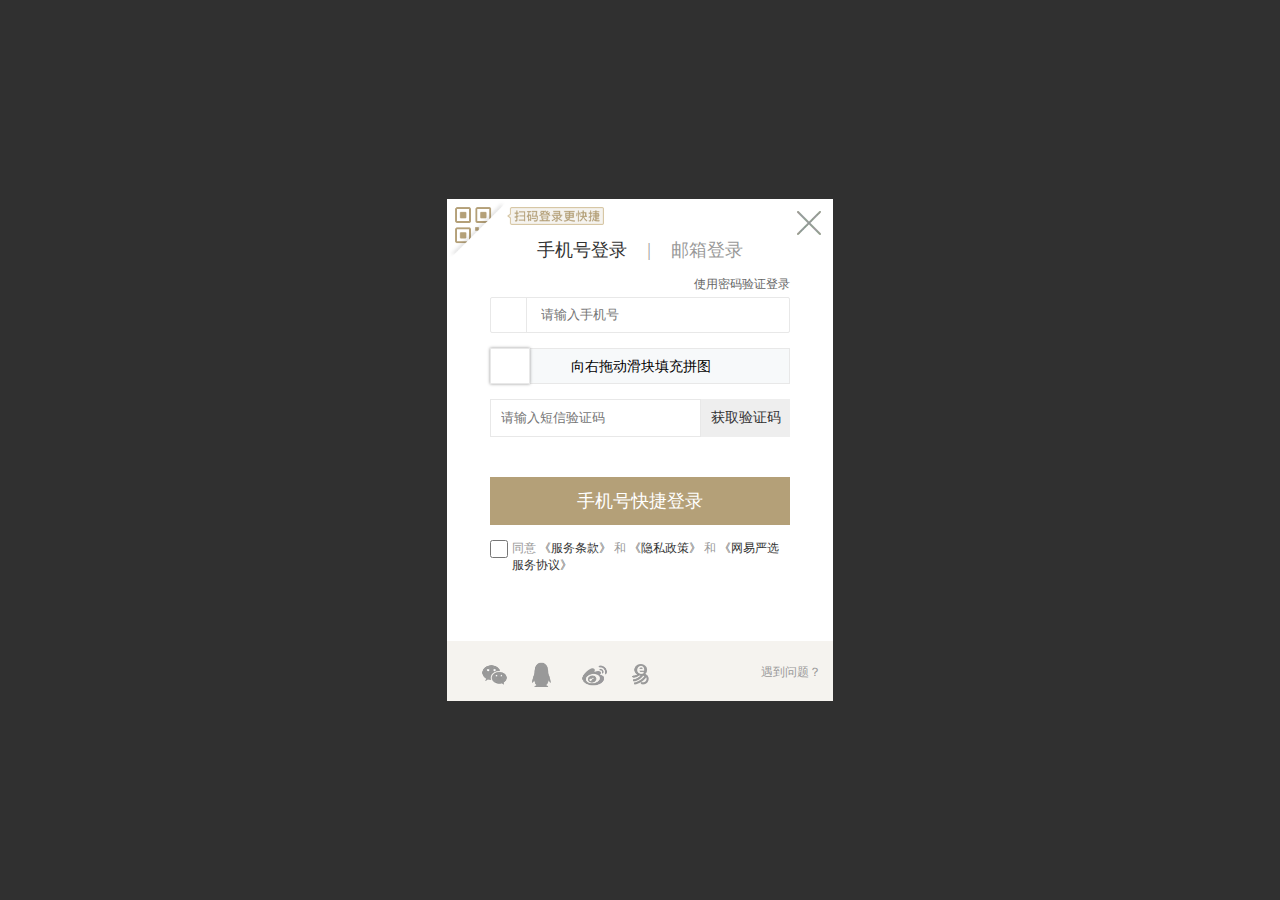
<file: login.html>
<!--
 * @作者: jiaji
 * @Date: 2022-05-11
 * @FilePath: \网易严选\login.html
 * @Description: 
 * 有多努力，就有多幸运
 * Copyright (c) 2022 by jiaji, All Rights Reserved. 
-->
<!DOCTYPE html>
<html lang="en">
  <head>
    <meta charset="UTF-8" />
    <meta http-equiv="X-UA-Compatible" content="IE=edge" />
    <meta name="viewport" content="width=device-width, initial-scale=1.0" />
    <title>网易严选-登录</title>
    <link rel="shortcut icon" href="./img/favicon.ico" type="image/x-icon" />
    <link
      rel="stylesheet"
      href="http://at.alicdn.com/t/font_3393924_4rvslmzy7in.css"
    />
    <link rel="stylesheet" href="./css/login.css" />
  </head>
  <body>
    <div class="all">
      <div class="all-top">
        <div class="ewm"></div>
        <div class="login-hint"></div>
        <a href="./index.html">
          <div class="off"></div>
        </a>
        <div class="login-way">
          <span class="login-on">手机号登录</span>
          |
          <span>邮箱登录</span>
        </div>
        <p>使用密码验证登录</p>
      </div>
      <div class="all-middle">
        <div class="phone">
          <i class="iconfont icon-tel"></i>
          <input type="text" name="" id="" placeholder="请输入手机号" />
        </div>
        <div class="puzzle">
          <i class="iconfont icon-arrow-right"></i>
          <span>向右拖动滑块填充拼图</span>
        </div>
        <div class="code">
          <input type="text" name="" id="" placeholder="请输入短信验证码" />
          <span>获取验证码</span>
        </div>
        <button>手机号快捷登录</button>
        <input type="checkbox" name="" id="agree" />
        <span class="agreement">
          同意
          <a href="#">《服务条款》</a>
          和
          <a href="#">《隐私政策》</a>
          和
          <a href="#">《网易严选服务协议》</a>
        </span>
      </div>
      <div class="all-bottom">
        <div class="all-bottom-left clearfloat">
          <div class="method wx"></div>
          <div class="method qq"></div>
          <div class="method wb"></div>
          <div class="method wy"></div>
        </div>
      </div>
      <span class="help">遇到问题？</span>
    </div>
  </body>
</html>
</file>
<file: fonts/iconfont.css>
@font-face {
  font-family: "iconfont"; /* Project id 3393924 */
  src: url('iconfont.woff2?t=1652318958302') format('woff2'),
       url('iconfont.woff?t=1652318958302') format('woff'),
       url('iconfont.ttf?t=1652318958302') format('truetype');
}

.iconfont {
  font-family: "iconfont" !important;
  font-size: 16px;
  font-style: normal;
  -webkit-font-smoothing: antialiased;
  -moz-osx-font-smoothing: grayscale;
}

.icon-xiangxia:before {
  content: "\e605";
}

.icon-yingerche:before {
  content: "\e600";
}

.icon-liwu:before {
  content: "\e601";
}

.icon-zhaoxiangji:before {
  content: "\e602";
}

.icon-Txu:before {
  content: "\e603";
}

.icon-xiexiangbao:before {
  content: "\e604";
}

.icon-wifi:before {
  content: "\e61c";
}

.icon-xiangshangjiantou:before {
  content: "\e65d";
}

.icon-sousuo:before {
  content: "\e819";
}

.icon-gouwuche:before {
  content: "\e621";
}

.icon-tel:before {
  content: "\e641";
}

.icon-arrow-right:before {
  content: "\e622";
}

.icon-xiaolaba:before {
  content: "\e64c";
}

.icon-pingzi:before {
  content: "\e657";
}

.icon-kefu:before {
  content: "\ec2e";
}

.icon-liaotian:before {
  content: "\e63f";
}

.icon-shenghuoyongpin-:before {
  content: "\e789";
}

.icon-shuju:before {
  content: "\e721";
}

.icon-wifi1:before {
  content: "\e631";
}
</file>
<file: css/tool.css>
*{
    margin: 0;
    padding: 0;
    list-style: none;
    text-decoration: none;
}
.container{
    width: 1090px;
    margin: 0 auto;
}

.clearfloat::after{
    content: '';
    display: block;
    clear: both;
}
.sjx{
    width: 0;
    height: 0;
    border: 5px solid transparent;
    border-bottom-color: #fff;
}
.sjx-right{
    width: 0;
    height: 0;
    border: 5px solid transparent;
    border-left-color: red;
}
.side-right-sjx{
    position: absolute;
}
</file>
<file: css/index.css>
/* side-left部分 */
.side-left{
    position: fixed;
    left: 0;
    top: 50%;
    z-index: 10;
}
.side-left>ul{
    text-align: center;
    width: 110px;
    background-color: #fff;
    border: 1px solid #e2c199;
    border-radius: 10px;
}
.side-left-list1{
    line-height: 38px;
    line-height: 38px;
    font-size: 16px;
    font-weight: 700;
    color: #bb3343;
    background: url(../img/side-left.png) no-repeat center/112px 40px;
    border-radius: 10px 10px 0 0;
}
.side-left>ul>.side-left-list2>a{
    font-weight: 700;
    color: #bb3343;
}

.side-left>ul>li>a{
    display: block;
    font-size: 12px;
    color: #333;
    margin: 0 10px;
    padding: 3px;
    border-bottom: 1px solid #E2C199;
}
.side-left>ul>li:hover>a{
    color: #bb3343;
}
.side-left>ul>li:last-child>a{
    border: none;
}
.side-left>ul>li>a>i{
    color: #bb3343;
    font-size: 24px;
    font-weight: 100;
    vertical-align: middle;
}
.side-left>ul>li>a>p{
    margin-left: 5px;
    text-align: left;
    display: inline-block;
    vertical-align: middle;
}

/* side-right部分 */
.side-right{
    position: fixed;
    right: 0;
    top: 50%;
    background-color: #fff;
    width: 72px;
    text-align: center;
    z-index: 10;
}
.side-right>ul>li{
    color: #666;
    cursor: pointer;
    padding: 10px 0;
    border-bottom: 1px solid #e2c199;
    position: relative;
}
.side-right>ul>li:hover{
    color: #b4a078;
}
.side-right>ul>li:last-child{
    border: none;
}
.side-right>ul>li>i{
    font-size: 26px;
}
.side-right>ul>li>p{
    font-size: 14px;
    margin-top: 8px;
}
.side-right-list1{
    font-size: 12px;
}
.side-right-list1>p:first-child{
    color: #666;
}
.side-right-list1>p:last-child{
    color: #bc3b3b;
    padding: 0 8px;
}
.side-right>ul>li>img{
    width: 70px;
}
.side-right-none{
    width: 400px;
    height: 220px;
    position: absolute;
    top: -74px;
    left: -380px;
    box-sizing: border-box;
    display: none;
    z-index: 30;
}
.right-block:hover>.side-right-none{
    display: block;
}
.side-right-container{
    width: 370px;
    height: 220px;
    box-shadow: 1px 1px 5px #999;
    background-color: #fff;
    position: relative;
}
.none-top{
    height: 70px;
    line-height: 70px;
    font-size: 26px;
    color: #fff;
    background: url(../img/side-right.webp) no-repeat;
}
.none-bottom{
    font-size: 0;
}
.none-bottom>p{
    font-size: 14px;
    color: #999;
    margin-top: 20px;
}
#email{
    margin-top: 10px;
    width: 206px;
    height: 34px;
    line-height: 34px;
    padding: 5px 10px;
    font-size: 14px;
    background: #F8F8F8;
    border: 1px solid #DDD;
    border-right: none;
    outline: 0;
    box-sizing: border-box;
}
.none-bottom>span{
    display: inline-block;
    width: 80px;
    height: 34px;
    background-color: #b4a078;
    font-size: 14px;
    color: #fff;
    line-height: 34px;
    cursor: pointer;
}
.none-bottom>ul>li{
    float: left;
    width: 122px;
    font-size: 14px;
    color: #b4a078;
    margin-top: 31px;
}
.side-right-sjx{
    position: absolute;
    top: 50%;
    right: -10px;
    border-left-color: #999;
}

/* header部分 */
.header{
    width: 100%;
    position: fixed;
    top: 0;
    background-color: #fff;
    z-index: 10;
}
.header-top{
    width: 100%;
    height: 36px;
    background-color: #333;
}
.header-notice{
    float: left;
    height: 36px;
    line-height: 36px;
}
.header-notice>i{
    color: #b4a078;
    cursor: pointer;
}
.header-notice>a{
    color: #CC9756;
    font-size: 12px;
    text-decoration: underline;
}
.header-notice>a:hover{
    color: #fff;
    text-decoration: none;
}
.header-nav{
    float: right;
}
.header-nav>ul>li{
    float: left;
    height: 36px;
    line-height: 36px;
    margin-left: 10px;
    position: relative;
}
.header-nav>ul>li>a,
.header-nav>ul>li>i{
    color: #ccc;
    font-size: 12px;
}
.header-nav>ul>li>a:hover{
    color: #fff;
}
.header-nav>ul>li>span{
    font-size: 12px;
    color: #5c5c5c;
}
.header-nav-sjx{
    position: absolute;
    bottom: 0;
    left: 26px;
}
.list-select{
    width: 83px;
    border: 1px solid #ddd;
    background-color: #fff;
    text-align: center;
    position: absolute;
    top: 36px;
    left: -10px;
}
.header-nav-sjx,.list-select{
    display: none;
}
.header-nav>ul>li:hover>.header-nav-sjx,
.header-nav>ul>li:hover>.list-select{
    display: block;
}
.header-nav>ul>li>.code{
    width: 140px;
    height: 158px;
    left: -40px;
    box-sizing: border-box;
    line-height: 0;
}
.code>ul>li>img{
    width: 117px;
    height: 117px;
    padding: 10px 0;
}
.code>ul>li>p{
    font-size: 12px;
    color: #CC9756;
    margin-top: 2px;
}
.list-select>ul>li>a{
    display: block;
    color: #999;
    font-size: 12px;
    margin: 3px 12px;
    border-bottom: 1px solid #ddd;
}
.list-select>ul>li:last-child>a{
    border: none;
}
.header-bottom{
    width: 100%;
    height: 140px;
    box-shadow: 0 0 3px 0 rgb(0 0 0 / 20%);
}
.header-content{
    width: 100%;
}
.header-content>:first-child{
    display: inline-block;
    width: 212px;
    height: 60px;
    background: url(../img/logo.png) no-repeat 0 -298px/cover;
    margin-top: 24px;
    vertical-align: top;
}
.header-search{
    display: inline-block;
    vertical-align: top;
    margin-top: 26px;
    margin-left: 158px;
}
.header-search>.header-search-content>i{
    color: #cbcbcb;
    height: 38px;
    line-height:38px;
    position: absolute;
    margin-left: 14px;
}
.header-search>.header-search-content>input{
    width: 442px;
    height: 38px;
    border: 1px solid #CC9756;
    border-radius: 19px 0 0 19px;
    outline: none;
    line-height: 38px;
    padding-top: 2px;
    padding-bottom: 2px;
    font-size: 14px;
    padding-left: 38px;
    box-sizing: border-box;
}
.header-search>.header-search-content>p{
    float: right;
    width: 90px;
    height: 38px;
    background-color: #CC9756;
    border-radius: 0 19px 19px 0;
    border-bottom-right-radius: 19px;
    line-height: 38px;
    text-align: center;
    font-size: 16px;
    letter-spacing: 1px;
}
.header-search>.header-search-content>p:hover{
    background-color: #e2c199;
}
.header-search>.header-search-content>p>a{
    color: #fff;
}
.header-search-nav>li:first-child{
    margin-left: 12px;
}
.header-search-nav>li{
    float: left;
    padding: 8px 4.5px;
    height: 18px;
    line-height: 12px;
    font-size: 12px;
}
.header-search-nav>li>a,
.header-search-nav>li>span{
    color: #999;
}
.header-search-nav>li>a:hover{
    color: #CC9756;
}
.header-content>a:last-child{
    display: block;
    float: right;
    margin-top: 26px;
    width: 134px;
    height: 38px;
    border: 1px solid #CC9756;
    border-radius: 19px;
    padding: 8px 0;
    box-sizing: border-box;
    font-size: 12px;
    color: #CC9756;
}
.header-content>a:last-child:hover{
    background-color: #f5f3ef;
}
.header-content>a:last-child>i{
    margin-left: 22px;
}
.header-content>a:last-child>span{
    font-size: 14px;
    margin-left: 5px;
}
.num{
    display: block;
    float: right;
    width: 19px;
    height: 19px;
    text-align: center;
    line-height: 19px;
    color: #fff;
    background-color: #d4282c;
    border-radius: 9.5px;
    margin-right: 15px;
}
.header-list>li{
    float: left;
    margin-top: 12px;
    padding: 0 19px;
    box-sizing: border-box;
}
.header-list>li>a{
    font-size: 14px;
    font-weight: bold;
    color: #000;
    padding-bottom: 7px;
}
.header-list>li>a:hover{
    color: #CC9756;
    border-bottom: 3px solid #CC9756;
}
.header-list>.active>a{
    color: #CC9756;
    border-bottom: 3px solid #CC9756;
}
.header-list>li:hover>.header-list-content{
    display: block;
}
.border-right{
    border-right: 1px solid #ccc;
}
.header-list-content{
    padding: 14px 20px 20px;
    background-color: #fff;
    border: 1px solid rgba(0,0,0,.1);
    position: absolute;
    left: 0;
    right: 0;
    margin:9px auto 0;
    display: none;
    z-index: 20;
}
.list1-num9{
    width: calc((124px * 9) + (24px * 8));
}
.list2-num7{
    width: calc((124px * 7) + (24px * 6));
}
.list3-num3{
    width: calc((124px * 3) + (24px * 2));
}
.header-list-content>ul{
    width: 124px;
    float: left;
    margin-right: 24px;
}
.header-list-content>ul:last-child{
    margin: 0;
}
.header-list-content>ul>li>a{
    display: block;
    height: 50px;
    font-size: 0px;
    color: #333;
    box-sizing: border-box;
}
.header-list-content>ul>li:hover>a{
    color: #e2c199;
}
.header-list-content>ul>li>a>img{
    width: 50px;
    height: 50px;
    vertical-align: middle;
}
.header-list-content>ul>li>a>span{
    display: inline-block;
    width: 70px;
    max-width: 70px;
    max-height: 48px;
    margin-left: 4px;
    font-size: 14px;
    vertical-align: middle;
    line-height: 1.2;
    overflow: hidden;
    word-wrap: break-word;
}
.header-list-content>ul>.title{
    height: 36px;
    color: #333;
    font-size: 16px;
    font-weight: 700;
    line-height: 36px;
    margin-bottom: 10px;
    border-bottom: 1px solid #ddd;
}

/* banner部分 */
.banner{
    background-color: #f5f5f5;
    font-size: 0;
    margin-top: 140px;
}
.banner>.container{
    width: 100%;
    text-align: center;
    overflow: hidden;
}
.banner>.container>img{
    width: 1920px;
    margin-top: 2px;
}

/* main1部分 */
.main1{
    height: 510px;
    position: relative;
}
.main1-title{
    padding-bottom: 20px;
    font-size: 14px;
}
.main1-title-left{
    float: left;
}
.main1-title-left>span:first-child{
    font-size: 28px;
    font-weight: 800;
    margin-right: 20px;
}
.main1-title-left>h2{
    display: inline-block;
    vertical-align: bottom;
}
.main1-title-right{
    margin-top: 18px;
    float: right;
}
.main1-title-left>span:first-child:hover,
.main1-title-right:hover{
    color: #CC9756;
    cursor: pointer;
}
.goods-swiper>li{
    float: left;
    margin-right: 10px;
}
.goods-swiper>li:last-child{
    margin: 0;
}
.goods-swiper>li>a{
    display: block;
    width: 265px;
    font-size: 14px;
    text-align: center;
}
.goods-swiper>li>a:hover{
    background-color: #f4f0ea;
    box-shadow: 1px 1px 5px #ccc;
}
.goods-swiper>li>a:hover>.goods-photo>.block{
    display: none;
}
.goods-swiper>li>a:hover>.goods-photo>.none{
    display: block;
}
.goods-info:hover{
    color: #CC9756;
}
.goods-photo{
    font-size: 0px;
    background-color: #f4f4f4;
}
.goods-photo>.none{
    display: none;
}
.goods-info{
    width: 265px;
    font-size: 14px;
    font-weight: 700;
    text-align: center;
    color: #333;
    box-sizing: border-box;
    padding: 20px 45px 0;
    line-height: 20px;
}
.price{
    font-size: 14px;
    box-sizing: border-box;
    padding: 2px 0 5px;
    color: #d4282d;
    text-align: center;
}
.price>span:nth-of-type(2){
    color: #999;
    font-size: 12px;
}
.price>span:nth-of-type(2)>del{
    margin-left: -2px;
    text-decoration: line-through;
}
.button>.prev>i,
.button>.next>i{
    font-size: 24px;
    border-radius: 25px;
    background: #E2C199;
    color: #fff;
    font-weight: 800;
    padding: 13px;
}
.prev{
    position: absolute;
    top: 200px;
    left: -25px;
}
.next{
    position: absolute;
    right: -25px;
    top: 200px;
}
.prev:hover>i,.next:hover>i{
    background: #cc9756;
}

/* main2部分 */
.main2{
    width: 100%;
    padding: 60px 0;
    box-sizing: border-box;
    background: #f4f0ea;
}
.main2-title-list{
    display: inline-block;
    vertical-align: 8px;
}
.main2-title-list>span{
    display: inline-block;
    padding: 5px;
    margin: 0 42px 0 13px;
    cursor: pointer;
}
.main2-title-list>span:hover{
    color: #CC9756;
}
.main2-title-list-on{
    color: #CC9756;
    border-bottom: 2px solid #CC9756;
}
.main2-left{
    width: 390px;
    background-color: #fff;
    float: left;
}
.main2-left-photo{
    cursor: pointer;
    width: 390px;
    height: 405px;
    padding: 40px 35px;
    box-sizing: border-box;
    border-bottom: 1px solid #F4F0EA;
}
.main2-left-photo>img{
    width: 320px;
    transition: 1s;
}
.main2-left:hover>.main2-left-photo>img,
.main2-right>li:hover>.main2-right-photo>img{
    transform: scale(1.2);

}
.main2-left-info>p:hover,
.main2-right-info>p:hover{
    color: #CC9756;
}
.main2-left-info{
    width: 390px;
    text-align: center;
}
.main2-left-info>p{
    font-size: 18px;
    font-weight: 800;
    line-height: 26px;
    padding: 50px 65px 13px;
    cursor: pointer;
}
.main2-left-info>.price{
    font-size: 18px;
    padding-bottom: 24px;
}
.main2-right>li{
    width: 223px;
    float: left;
    margin-left: 10px;
    text-align: center;
    background-color: #fff;
}
.down{
    margin-top: 10px;
}
.main2-right-photo{
    cursor: pointer;
    border-bottom: 1px solid #F4F0EA;
}
.main2-right-photo>img{
    width: 180px;
    transition: 1s;
}
.main2-right-info>p{
    width: 148px;
    margin: 30px auto 0;
    font-size: 14px;
    font-weight: 700;
    cursor: pointer;
}
.main2-right-info>.price{
    padding: 5px 0 24px;
}

/* main3部分 */
.main3{
    margin-top: 60px;
}
.main3-title-list{
    float: right;
    margin-right: 20px;
    margin-top: 18px;
}
.main3-title-list>ul>li{
    float: left;
    font-weight: 800px;
    font-size: 14px;
    margin-right: 15px;
}
.main3-title-list>ul>li>a{
    font-size: 14px;
    color: #333;
}
.main3-title-list>ul>li>a:hover{
    color: #CC9756;
}
.main3-banner{
    font-size: 0;
    margin-bottom: 20px;
}
.main3-bottom{
    margin-bottom: 50px;
}

/* main12部分 */
.main12{
    font-size: 0;
    margin-bottom: 80px;
}
.main12-left{
    float: left;
    width: 690px;
}
.main12-left>a>img{
    width: 690px;
}
.main12-right{
    width: 390px;
    float: right;
}
.main12-right>a>img{
    width: 390px;
    height: 185px;
}
.main12-right>a:last-child>img{
    margin-top: 10px;
}

/* main13部分 */
.main13{
    position: relative;
}
.main13-content{
    position: relative;
}
.main13-content>ul>li{
    width: 355px;
    height: 492px;
    float: left;
    background-color: #fff;
    margin-right: 10px;
    overflow: hidden;
}
.main13-content>ul>li:last-child{
    margin: 0;
}
.main13-content>ul>li:hover>.main13-photo>img{
    transform: scale(1.2);
}
.main13-photo{
    width: 355px;
    height: 355px;
    overflow: hidden;
}
.main13-photo>img{
    width: 355px;
    transition: 1s;
}
.main13-info{
    width: 345px;
    margin: 0 auto;
    background-color: #fff;
    padding: 20px 15px;
    box-sizing: border-box;
    position: relative;
    top: -53px;
}
.user{
    font-size: 14px;
    color: #999;
    margin-bottom: 12px;
}
.name{
    display: inline-block;
    font-size: 16px;
    font-weight: 700;
    max-width: 190px;
    overflow: hidden;
    white-space: nowrap;
    text-overflow: ellipsis;
    vertical-align: middle;
    margin-bottom: 16px;
}
.main13-price{
    vertical-align: middle;
    font-size: 14px;
    color: #b4a078;
    float: right;
    margin-right: 15px;
}
.comment{
    font-size: 14px;
    color: #333;
    line-height: 16px;
    height: 80px;
    overflow: hidden;
}

/* main14部分 */
.main14{
    padding: 60px 0 34px;
}
.main14-left,
.main14-middle,
.main14-right{
    float: left;
    width: 33.33333%;
    height: 204px;
    border-left: 1px solid #e9e9e9;
    box-sizing: border-box;
}
.main14-left{
    text-align: center;
    border: none;
    font-size: 0;
}
.main14-left>p:first-child,
.main14-middle>p:first-child,
.main14-right>p:first-child{
    font-size: 16px;
    margin-bottom: 28px;
    text-align: center;
}
.main14-left>a{
    display: inline-block;
    width: 80px;
    height: 100px;
    box-sizing: border-box;
    border: 1px solid #e9e9e9;
}
.main14-left>a:last-child{
    margin-left: 29px;
}
.main14-left>a>i{
    display: inline-block;
    font-size: 30px;
    color: #777;
    margin: 25px 0 10px;
}
.main14-left>a>p{
    font-size: 14px;
    color: #333;
}
.main14-left>a:hover>i,
.main14-left>a:hover>p{
    color: #CC9756;
}
.main14-middle-content{
    font-size: 12px;
    padding: 0 37px 22px;
}
.main14-follow{
    padding: 0 37px 0;
}
.main14-follow>span{
    display: inline-block;
    margin-right: 15px;
    font-size: 14px;
    vertical-align: middle;
}
.wb,.wx,.dy{
    display: inline-block;
    width: 32px;
    height: 32px;
    background-color: red;
    background: url(../img/follow.webp) no-repeat;
    background-position: 0 -326px;
    vertical-align: middle;
    margin-right: 15px;
    position: relative;
}
.wx{
    background-position: 0 -428px;
}
.dy{
    background-position: 0 -470px;
}
.main14-sjx{
    position: absolute;
    top: -10px;
    left: 59px;
    border-bottom-color: #cbcbcb;
}
.main14-ewm{
    width: 123px;
    padding: 10px;
    background-color: #fff;
    box-sizing: border-box;
    box-shadow: 1px 1px 5px #999;
    position: absolute;
    top: 40px;
    left: -48px;
    display: none;
}
.wx:hover>.main14-ewm,
.dy:hover>.main14-ewm{
    display: block;
}
.main14-ewm>img{
    width: 103px;
}
.main14-right{
    text-align: center;
}
.main14-right>img{
    width: 104px;
}
.main14-right>p:last-child{
    font-size: 12px;
    margin-top: 3px;
    color: #b4a078;
}

/* main15部分 */
.main15{
    background-color: #414141;
    padding-top: 37px;
    box-sizing: border-box;
}
.main15-top>ul{
    padding-left: 17px;
    padding-bottom: 30px;
    border-bottom: 1px solid #4f4f4f;
    margin-bottom: 27px;
}
.main15-top>ul>li{
    float: left;
    height: 51px;
    line-height: 51px;
    font-size: 18px;
    color: #fff;
    padding-left: 67px;
    box-sizing: border-box;
}
.list1{
    background: url(../img/follow.webp) no-repeat;
    background-position: 0 -134px;
}
.list2{
    background: url(../img/follow.webp) no-repeat;
    background-position: 0 -368px;
}
.list3{
    background: url(../img/follow.webp) no-repeat;
    background-position: 0 0;
}
.list4{
    background: url(../img/follow.webp) no-repeat;
    background-position: 0 -194px;
}
.main15-top>ul>li:not(:last-child){
    margin-right: 122px;
}
.main15-bottom>p{
    text-align: center;
    font-size: 12px;
    color: #999;
    padding-bottom: 12px;
}
.main15-bottom>p>a{
    font-size: 12px;
    color: #999;
}
.main15-bottom>p>a:hover{
    color: #fff;
}
.main15-bottom>p>a>img{
    width: 23px;
    vertical-align: -6px;
}
.main15-bottom>p:first-child>a{
    padding: 0 13px;
    border-right: 1px solid #999;
    box-sizing: border-box;
}
.main15-bottom>p:first-child>a:last-child{
    border: 0;
}
</file>
<file: css/goods_info.css>
.info-content{
    margin-top: 176px;
}
.path{
    text-align: left;
    height: 52px;
    line-height: 52px;
    font-size: 12px;
    color: #333;
}
.path-index:hover{
    cursor: pointer;
    text-decoration: underline;
}
.path>span:not(:first-child){
    color: #999;
}
.content-left{
    width: 430px;
    height: 522px;
    text-align: center;
    float: left;
}
.photo{
    width: 428px;
    position: relative;
}
.photo>.imgs{
    position: absolute;
    top: 0;
    left: 0;
    z-index: 0;
}
.photo>.imgs>img{
    width: 428px;
}
.circle{
    display: inline-block;
    position: relative;
    top: 438px;
    left: 0px;
    width: 76px;
    height: 76px;
    background-color: #fff;
    border: 1px solid #e8e8e8;
    box-sizing: border-box;
    overflow: hidden;
    margin-right: 7px;
}
.circle5{
    margin: 0;
}
.circle:hover{
    border: 3px solid #b4a078;
}
.circle1:hover~.imgs5,
.circle2:hover~.imgs4,
.circle3:hover~.imgs3,
.circle4:hover~.imgs2,
.circle5:hover~.imgs1{
    z-index: 5;
}

/* content-right部分 */
.content-right{
    float: right;
    width: 620px;
}
.right-top{
    margin: 10px 0 20px;
}
.goods-name{
    float: left;
}
.goods-name>p{
    font-size: 20px;
    color: #333;
    font-weight: 700;
}
.goods-name>span{
    font-size: 14px;
    color: #999;
}
.evaluate{
    float: right;
    font-size: 14px;
    margin-top: 17px;
    cursor: pointer;
}
.evaluate:hover{
    color: #b4a078;
}
.right-middle{
    width: 620px;
    height: 230px;
    padding: 16px 0 13px 10px;
    box-sizing: border-box;
    background-color: #f5f3ef;
}
.title{
    height: 30px;
    line-height: 30px;
    font-size: 14px;
    color: #666;
}
.title>p{
    float: left;
}
.title>p:first-child{
    width: 55px;
}
.goods-price>span:nth-child(1){
    font-weight: 700;
    font-size: 18px;
    color: #d7282d;
    vertical-align: bottom;
}
.goods-price>span:nth-child(2){
    font-weight: 700;
    font-size: 28px;
    color: #d7282d;
    vertical-align: bottom;
}
.goods-price>span:nth-child(3)>del{
    font-size: 14px;
    color: #999;
    text-decoration: line-through;
    vertical-align: bottom;
}
.back{
    color: #c43c3b;
}
.back-help{
    display: inline-block;
    width: 16px;
    height: 16px;
    line-height: 16px;
    background-color: #9a9a9a;
    color: #fff;
    border-radius: 8px;
    box-sizing: border-box;
    padding-left: 4px;
    cursor: pointer;
}
.line{
    margin: 10px 20px 10px 0;
    height: 1px;
    border-bottom: 1px dashed #d2d2d2;
}
.serve{
    cursor: pointer;
    line-height: 14px;
    margin-top: 9px;
}
.serve:hover{
    border-bottom: 1px solid #333;
}
.serve>span{
    padding-right: 12px;
}
.class,.goods-num{
    margin: 20px 0 10px 10px;
    height: 50px;
    line-height: 50px;
}
.class>p{
    height: 50px;
}
.class>p>img{
    width: 50px;
    background-color: #f4f4f4;
    border: 1px solid #b4a078;
    box-sizing: border-box;
}
.goods-num>p:nth-child(2){
    font-size: 0;
}
.sub,#many,.add{
    display: inline-block;
    width: 36px;
    height: 30px;
    line-height: 28px;
    font-size: 14px;
    text-align: center;
    background: #fff;
    border: 1px solid #ddd;
    box-sizing: border-box;
    vertical-align: middle;
    cursor: pointer;
}
#many{
    box-sizing: border-box;
    width: 60px;
    font-size: 12px;
    color: #333;
    outline: none;
}
.right-bottom>p{
    float: left;
}
.right-bottom>p{
    cursor: pointer;
    width: 168px;
    height: 50px;
    line-height: 50px;
    text-align: center;
    margin-right: 10px;
    font-size: 18px;
    box-sizing: border-box;
}
.right-bottom>p:nth-child(1){
    margin-right: 10px;
    font-size: 18px;
    color: #b4a078;
    border: 1px solid #b4a078;
    background-color: #f5f3ef;
}
.right-bottom>p:nth-child(1):hover{
    background-color: #fff;
}
.right-bottom>p:nth-child(2){
    color: #fff;
    border: 1px solid #b4a078;
    background-color: #b4a078;
}
.right-bottom>p:nth-child(2):hover{
    background-color: #c0ae8a;
}
.right-bottom>p:nth-child(3){
    width: 50px;
    border: 1px solid #ccc;
    font-size: 13px;
    line-height: 22px;
    color: #999;
    padding: 2px 5px;
    box-sizing: border-box;
}
.right-bottom>p:nth-child(3)>i{
    font-size: 24px;
}
.right-bottom>p:nth-child(4){
    margin-left: 20px;
    background-color: #fff;
    border: 1px solid #ccc;
    color: #999;
}

/* content-swiper部分 */
.content-swiper{
    margin-top: 40px;
    width: 1090px;
    height: 397px;
    border: 1px solid #e8e8e8;
    box-sizing: border-box;
    position: relative;
}
.content-swiper>p{
    height: 44px;
    line-height: 44px;
    font-size: 17px;
    position: relative;
    background-color: #f5f5f5;
    padding-left: 18px;
}
.swiper-list{
    margin-top: 12px;
    margin-left: 79px;
    width: 930px;
    height: 337px;
}
.swiper-list>li{
    width: 210px;
    height: 308px;
    float: left;
    margin-right: 30px;
    text-align: center;
    background-color: #fff;
}
.swiper-list>li:last-child{
    margin: 0;
}
.swiper-list-photo{
    width: 210px;
    overflow: hidden;
    cursor: pointer;
}
.swiper-list-photo>img{
    width: 210px;
    transition: 1s;
}
.swiper-list-info>p{
    width: 175px;
    margin: 22px auto 4px;
    font-size: 14px;
    font-weight: 700;
    cursor: pointer;
}
.swiper-list-info>.price{
    padding: 5px 0 10px;
}
.swiper-list>li:hover>.swiper-list-photo>img{
    transform: scale(1.2);

}
.swiper-list-info>p:hover{
    color: #CC9756;
}
.gouwuche{
    display: inline-block;
    width: 24px;
    height: 24px;
    border-radius: 50%;
    background-color: #f7f2eb;
    font-size: 14px;
    line-height: 24px;
    color: #b4a078;
    cursor: pointer;
}
.swiper-circle{
    position: absolute;
    bottom: 10px;
    left: 500px;
}
.swiper-circle>li{
    display: inline-block;
    width: 8px;
    height: 8px;
    border-radius: 50%;
    border: 1px solid #cecece;
    background: #fff;
    margin-right: 15px;
    cursor: pointer;
    vertical-align: middle;
}
.swiper-circle>.swiper-circle-active{
    background-color: #a7936e;
    border: 5px solid #dfcead;
}
/* content-main部分 */
.content-main{
    margin-top: 30px;
}
.main-left{
    width: 750px;
    float: left;
}
.main-left-top{
    height: 43px;
    border: 1px solid #e8e8e8;
    background-color: #f5f5f5;
}
.main-left-top>p{
    float: left;
    width: 124px;
    height: 42px;
    line-height: 42px;
    text-align: center;
    font-size: 14px;
    color: #333;
    border-right: 1px solid #e8e8e8;
    box-sizing: border-box;
}
.main-left-top>p>span{
    color: #b4a078;
}
.main-left-top>.title-active{
    height: 44px;
    border-top: 2px solid #b4a078;
    background-color: #fff;
}
.main-left-param>p{
    float: left;
    width: 375px;
    height: 60px;
    box-sizing: border-box;
    padding: 20px 30px;
    border-bottom: 1px dashed #b4a078;
    color: #999;
    font-size: 14px;
}
.main-left-param>p:last-child{
    border: none;
}
.main-left-param>p>span{
    display: inline-block;
    width: 105px;
    color: #333;
}
.main-left-photo{
    font-size: 0;
}

.main-right{
    width: 300px;
    float: right;
}
.right-list{
    box-sizing: border-box;
    border: 1px solid #e8e8e8;
    margin-bottom: 20px;
}
.right-list>p{
    height: 40px;
    line-height: 40px;
    background-color: #f5f5f5;
    font-size: 18px;
    text-align: center;
    font-weight: 700;
}
.hot-list{
    margin-top: 24px;
    margin-left: 24px;
    width: 250px;
}
.hot-list>li{
    width: 250px;
    height: 308px;
    text-align: center;
    background-color: #fff;
}
.hot-list-photo{
    width: 250px;
    overflow: hidden;
    cursor: pointer;
}
.hot-list-photo>img{
    width: 210px;
}
.hot-list-info>p{
    width: 175px;
    margin: 22px auto 4px;
    font-size: 14px;
    cursor: pointer;
}
.hot-list-info>.price{
    padding: 5px 0 10px;
}
.hot-list-info>p:hover{
    color: #CC9756;
}
.hot-list-price>span:nth-of-type(2){
    color: #666;
}

.re-list{
    margin: 24px;
    width: 260px;
}
.re-list>li{
    width: 260px;
    height: 140px;
    text-align: center;
    background-color: #fff;
    position: relative;
}
.re-list-photo{
    width: 260px;
    overflow: hidden;
    cursor: pointer;
}
.re-list-photo>img{
    width: 260px;
    height: 140px;
}
.re-list-info>p{
    width: 260px;
    line-height: 30px;
    font-size: 14px;
    cursor: pointer;
    color: #fff;
    background-color: rgba(0,0,0,.7);
    white-space: nowrap;
    text-overflow: ellipsis;
    overflow: hidden;
    position: absolute;
    bottom: 0;
}
</file>
<file: css/goods_list.css>
.index{
    margin-top: 176px;
    width: 100%;
    padding-bottom: 80px;
    background-color: #f5f5f5;
}
.path{
    text-align: left;
    height: 52px;
    line-height: 52px;
    font-size: 12px;
    color: #333;
}
.path-index:hover{
    cursor: pointer;
    text-decoration: underline;
}
.path>span:not(:first-child){
    color: #999;
}
.page{
    padding: 20px 40px 0;
    background-color: #fff;
    box-sizing: border-box;
}
.tag{
    padding: 15px 0;
    border-bottom: 1px solid #e8e8e8;
}
.tag>p{
    float: left;
    font-size: 14px;
    margin-right: 30px;
}
.tag>p:not(:first-child):hover{
    cursor: pointer;
    color: #b4a078;
}
.tag>.tag-one{
    width: 70px;
    font-size: 14px;
    color: #999;
    margin: 0;
}
.tag-active{
    color: #b4a078;
}
.sort{
    display: inline-block;
    width: 14px;
    font-size: 12px;
    height: 18px;
    line-height: 10px;
    vertical-align: bottom;
}

/* goods-list部分 */
.content-title{
    text-align: center;
    padding: 40px 0;
}
.content-title>p{
    font-size: 24px;
    color: #333;
    font-weight: 800;
    margin-bottom: 20px;
}
.content-title>span{
    color: #999;
    font-size: 14px;
}
.goods-list{
    padding-bottom: 50px;
}
.goods-list>li{
    float: left;
    margin-right: 10px;
}
.goods-list>li:last-child{
    margin: 0;
}
.goods-list>li>a{
    display: block;
    width: 245px;
    font-size: 14px;
    text-align: center;
}
.goods-list>li>a:hover{
    background-color: #f4f0ea;
    box-shadow: 1px 1px 5px #ccc;
}
.goods-list>li>a:hover>.goods-photo>.block{
    display: none;
}
.goods-list>li>a:hover>.goods-photo>.none{
    display: block;
}
.goods-info:hover{
    color: #CC9756;
}
.goods-photo{
    font-size: 0px;
    background-color: #f4f4f4;
    overflow: hidden;
}
.goods-photo>img{
    width: 245px;
}
.goods-photo>.none{
    display: none;
}
.goods-info{
    width: 245px;
    font-size: 14px;
    font-weight: 700;
    text-align: center;
    color: #333;
    box-sizing: border-box;
    padding: 20px 45px 0;
    line-height: 20px;
}
.price{
    font-size: 14px;
    box-sizing: border-box;
    padding: 2px 0 5px;
    color: #d4282d;
    text-align: center;
}
.price>span:last-child{
    color: #999;
    font-size: 12px;
}
.price>span:last-child>del{
    margin-left: -2px;
    text-decoration: line-through;
}
.line{
    height: 1px;
    width: 130px;
    margin: 0 auto;
    background-color: #e8e8e8;
}
.brief{
    width: 100%;
    padding: 10px 10px 20px;
    box-sizing: border-box;
    font-size: 14px;
    color: #999;
    overflow: hidden;
    white-space: nowrap;
    text-overflow: ellipsis;
}
.brief:hover{
    color: #b4a078;
}
</file>
<file: css/login.css>
*{
    padding: 0;
    margin: 0;
}
body{
    background: #303030;
}
.all{
    width: 386px;
    height: 502px;
    position: absolute;
    top: 0;
    left: 0;
    right: 0;
    bottom: 0;
    margin: auto;
    background-color: #fff;
}
.ewm{
    width: 60px;
    height: 60px;
    background: url(../img/login.png) no-repeat center/100%;
    position: absolute;
    top: 0;
    left: 0;
}
.login-hint{
    width: 97px;
    height: 19px;
    background: url(../img/login-hint.png) no-repeat center/100%;
    position: absolute;
    left: 60px;
    top: 8px;
}
.off{
    width: 24px;
    height: 24px;
    background: url(../img/10403.webp) no-repeat 0 -60px;
    position: absolute;
    top: 12px;
    right: 12px;
}
.login-way{
    width: 306px;
    height: 72px;
    margin: 0 auto;
    padding: 42px 0 10px;
    box-sizing: border-box;
    font-size: 18px;
    color: #999;
    text-align: center;
    line-height: 18px;
}
.login-on{
    color: #333;
}
.login-way>span{
    padding: 0 16px;
    cursor: pointer;
}
.login-way>span:hover,
.all-top>p:hover{
    color: #b4a078;
}
.all-top>p{
    width: 300px;
    margin: 0 auto;
    font-size: 12px;
    height: 26px;
    line-height: 26px;
    text-align: right;
    color: #666;
    cursor: pointer;
}
.all-middle{
    width: 300px;
    margin: 0 auto;
}
.phone,.puzzle{
    margin-bottom: 15px;
}
.phone>i{
    font-size: 24px;
    color: #ccc;
    display: inline-block;
    width: 36px;
    height: 36px;
    text-align: center;
    line-height: 36px;
    position: absolute;
    border-right: 1px solid #e8e8e8;
}
.phone>input{
    width: 300px;
    height: 36px;
    line-height: 36px;
    outline: none;
    box-sizing: border-box;
    border: 1px solid #e8e8e8;
    border-radius: 2px;
    padding: 0 50px;
}
.puzzle>i{
    display: inline-block;
    width: 40px;
    height: 36px;
    font-size: 24px;
    text-align: center;
    line-height: 36px;
    background-color: #fff;
    border: 1px solid #e8e8e8;
    box-shadow: 0 0 3px #999;
    box-sizing: border-box;
    position: absolute;
    cursor: pointer;
}
.puzzle>span{
    display: inline-block;
    width: 300px;
    height: 36px;
    line-height: 36px;
    font-size: 14px;
    padding-left: 80px;
    background-color: #f7f9fa;
    border: 1px solid #e8e8e8;
    box-sizing: border-box;
}
.code{
    font-size: 0;
}
.code>input{
    width: 211px;
    height: 38px;
    line-height: 38px;
    padding-left: 10px;
    border: 1px solid #e8e8e8;
    box-sizing: border-box;
    outline: none;
    vertical-align: top;
}
.code>span{
    display: inline-block;
    width: 89px;
    height: 38px;
    font-size: 14px;
    color: #333;
    text-align: center;
    line-height: 38px;
    background-color: #eee;
    cursor: pointer;
}
.code>span:hover{
    color: #b4a078;
}
.all-middle>button{
    margin: 40px 0 15px;
    width: 300px;
    height: 48px;
    line-height: 48px;
    font-size: 18px;
    color: #fff;
    background-color: #b4a078;
    border: none;
    cursor: pointer;
}
#agree{
    display: inline-block;
    width: 18px;
    height: 18px;
    border: 1px solid #e8e8e8;
    vertical-align: top;
    padding-bottom: 12px;
}
.agreement{
    display: inline-block;
    width: 270px;
    font-size: 12px;
    color: #999;
    vertical-align: top;
}
.agreement>a{
    color: #333;
    text-decoration: none;
}
.all-bottom{
    width: 386px;
    height: 60px;
    background-color: #f5f3ef;
    position: absolute;
    bottom: 0;
}
.all-bottom-left{
    margin: 18px 0 0 32px;
}
.method{
    width: 30px;
    height: 30px;
    float: left;
    margin-right: 20px;
    cursor: pointer;
}
.wx{
    background: url(../img/login-way.webp) no-repeat -7px -4px/150%;
}
.wx:hover{
    background: url(../img/login-way.webp) no-repeat -7px -44px/150%;
}
.qq{
    background: url(../img/login-way.webp) no-repeat -7px -250px/150%;
}
.qq:hover{
    background: url(../img/login-way.webp) no-repeat -7px -295px/150%;
}
.wb{
    background: url(../img/login-way.webp) no-repeat -7px -125px/150%;
}
.wb:hover{
    background: url(../img/login-way.webp) no-repeat -7px -207px/150%;
}
.wy{
    background: url(../img/login-way.webp) no-repeat -7px -85px/150%;
}
.wy:hover{
    background: url(../img/login-way.webp) no-repeat -7px -167px/150%;
}
.help{
    font-size: 12px;
    color: #999;
    cursor: pointer;
    position: absolute;
    right: 12px;
    bottom: 20px;
}
</file>
